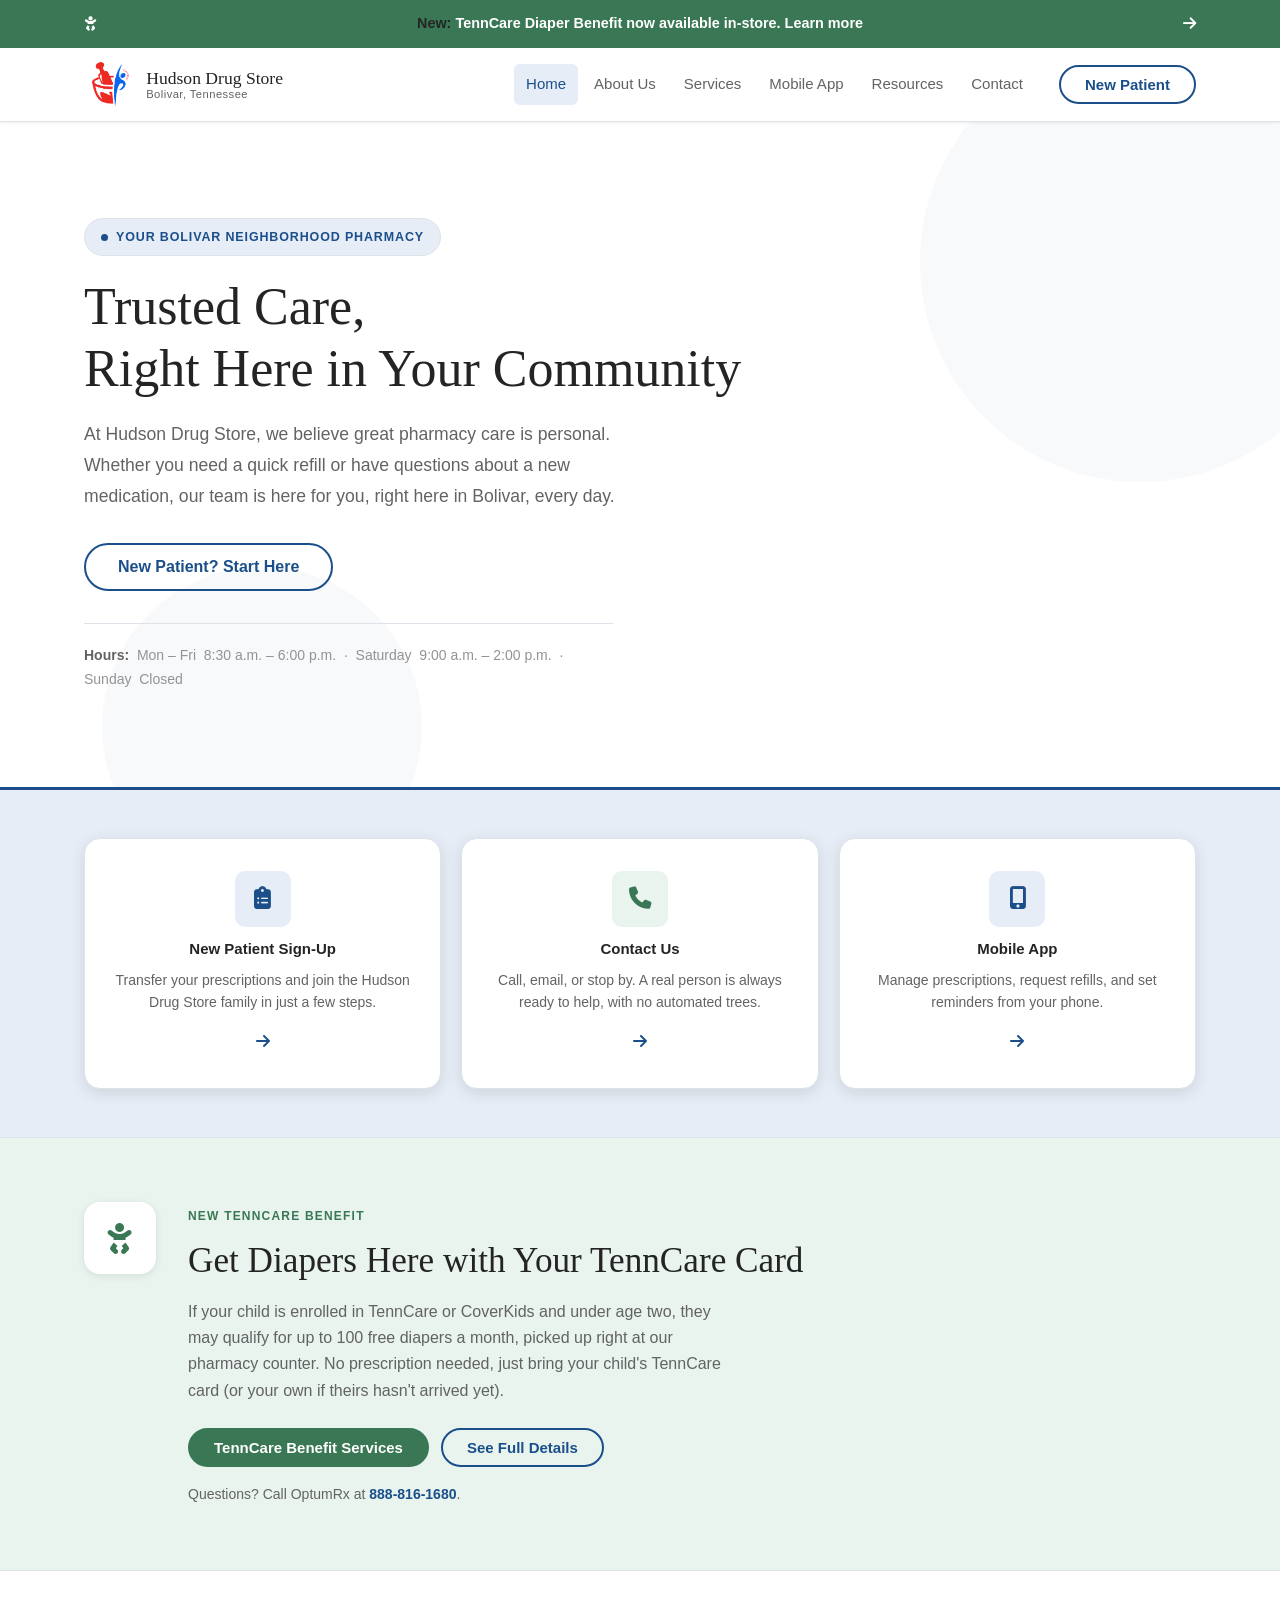
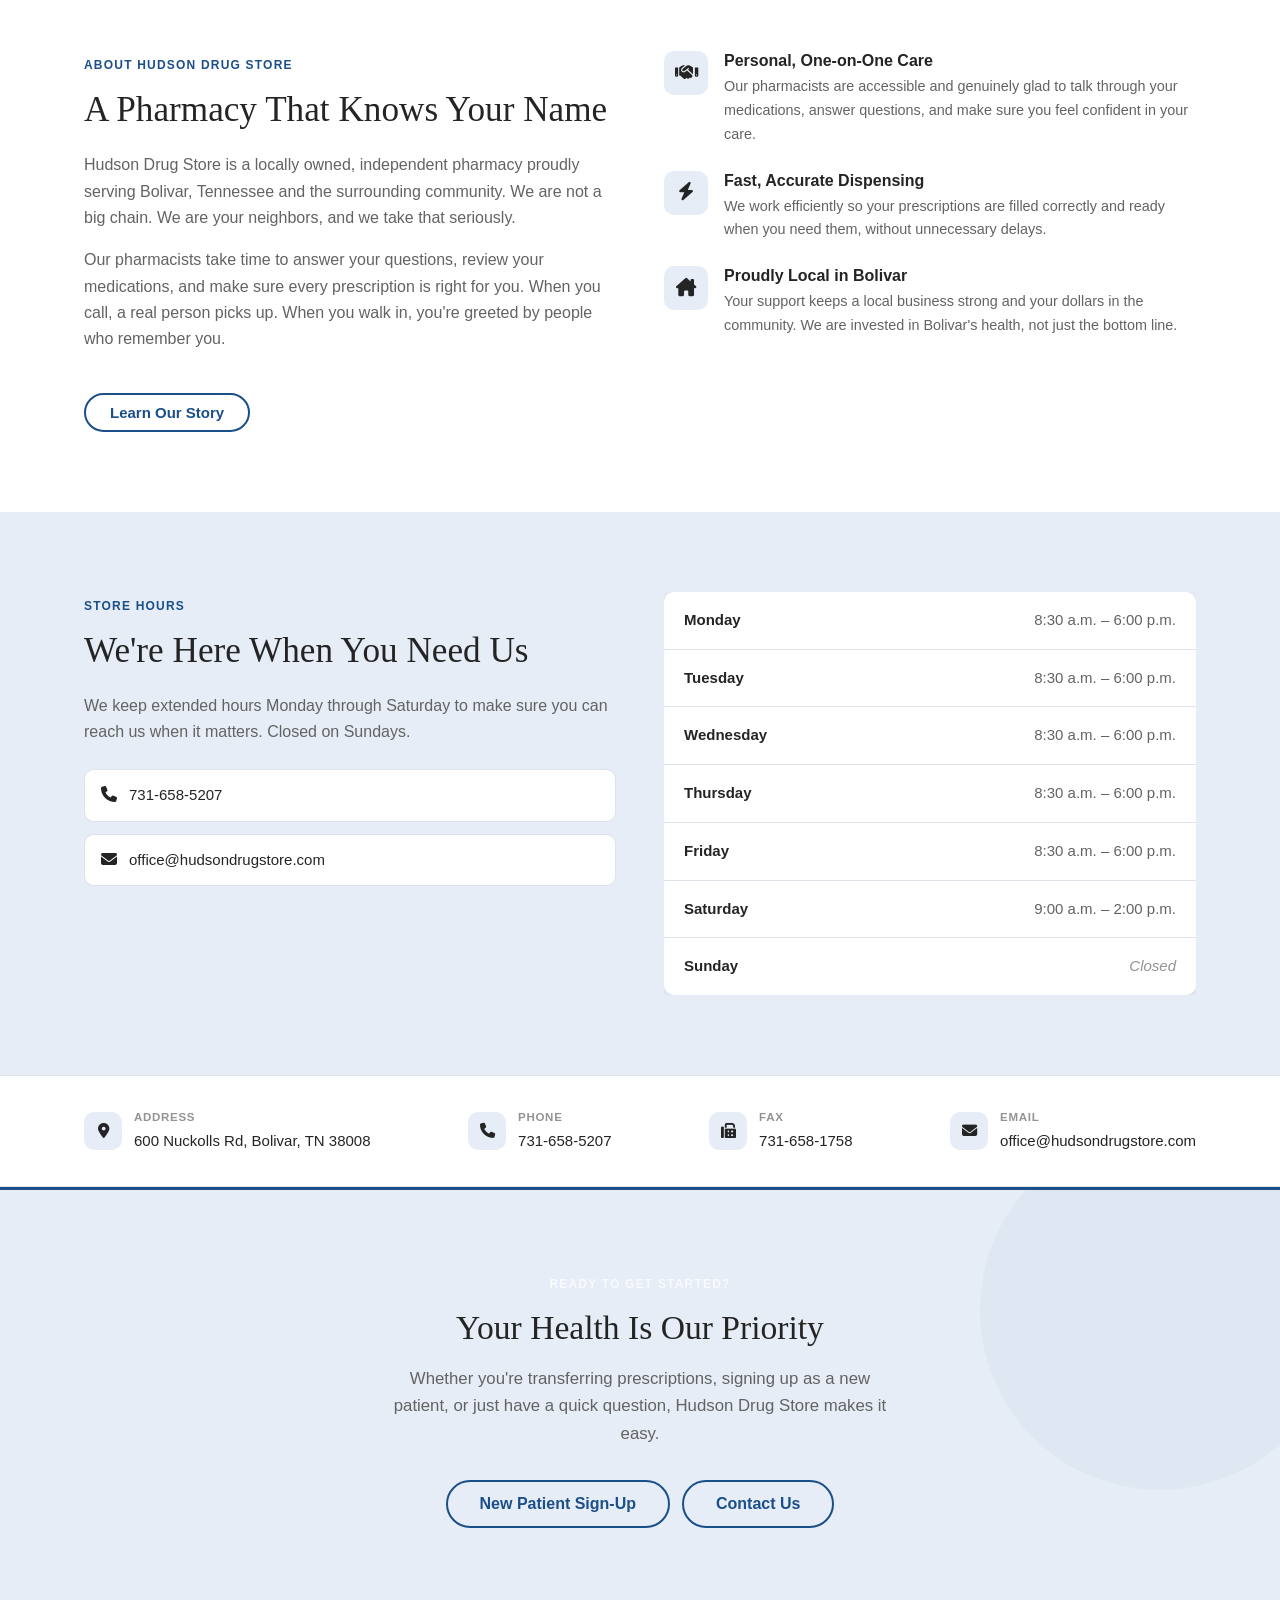
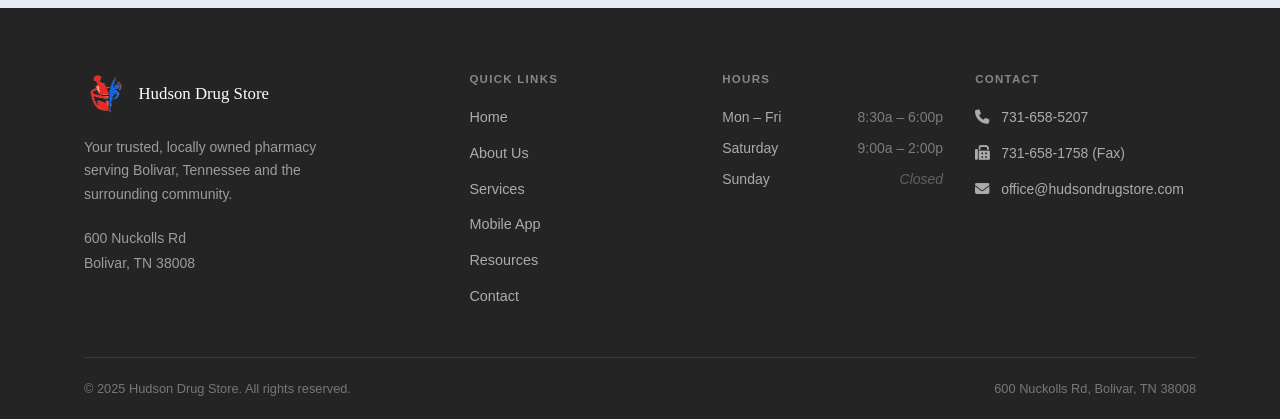
<file: index.html>
<!DOCTYPE html>
<html lang="en">
<head>
  <meta charset="UTF-8" />
  <meta name="viewport" content="width=device-width, initial-scale=1.0" />
  <meta name="description" content="Hudson Drug Store is your trusted, locally owned pharmacy in Bolivar, Tennessee. Prescription refills, medication counseling, immunizations, and more, from a team that knows you by name." />
  <title>Hudson Drug Store | Bolivar, TN</title>
  <link rel="stylesheet" href="styles.css" />
  <link rel="stylesheet" href="https://cdnjs.cloudflare.com/ajax/libs/font-awesome/6.5.1/css/all.min.css" />
</head>
<body>

  <!-- ============================================================
       ANNOUNCEMENT BAR
       ============================================================ -->
  <div class="announcement-bar">
    <a href="resources.html#tenncare-diaper-benefit" class="announcement-bar-inner container">
      <i class="fa-solid fa-baby" aria-hidden="true"></i>
      <span><strong>New:</strong> TennCare Diaper Benefit now available in-store. Learn more</span>
      <i class="fa-solid fa-arrow-right" aria-hidden="true"></i>
    </a>
  </div>
  <!-- END ANNOUNCEMENT BAR -->


  <!-- ============================================================
       SITE HEADER - repeated on every page
       ============================================================ -->
  <header class="site-header">
    <div class="container header-inner">

      <a href="index.html" class="logo" aria-label="Hudson Drug Store Home">
        <img src="assets/pharmacy-logo.png" alt="" class="logo-mark" />
        <div class="logo-text">
          <span class="logo-name">Hudson Drug Store</span>
          <span class="logo-tagline">Bolivar, Tennessee</span>
        </div>
      </a>

      <nav class="main-nav" id="main-nav" aria-label="Main navigation">
        <ul class="nav-list">
          <li><a href="index.html">Home</a></li>
          <li><a href="about.html">About Us</a></li>
          <li><a href="services.html">Services</a></li>
          <li><a href="mobile-app.html">Mobile App</a></li>
          <li><a href="resources.html">Resources</a></li>
          <li><a href="contact.html">Contact</a></li>
        </ul>
        <!-- These buttons are visible only in the mobile nav panel -->
        <div class="nav-mobile-actions">
          <a href="contact.html#new-patient-request" class="btn btn-outline btn-lg">New Patient Sign-Up</a>
        </div>
      </nav>

      <!-- Desktop action buttons -->
      <div class="header-actions">
        <a href="contact.html#new-patient-request" class="btn btn-outline">New Patient</a>
      </div>

      <button
        class="mobile-menu-toggle"
        id="mobile-menu-toggle"
        aria-controls="main-nav"
        aria-expanded="false"
        aria-label="Toggle navigation menu"
      >
        <span></span>
        <span></span>
        <span></span>
      </button>

    </div>
  </header>
  <!-- ============================================================
       END SITE HEADER
       ============================================================ -->


  <main>

    <!-- ────────────────────────────────────────────────────────
         HERO
         ──────────────────────────────────────────────────────── -->
    <section class="hero" aria-labelledby="hero-heading">
      <div class="container">
        <div class="hero-inner">

          <div class="hero-badge" aria-hidden="true">
            <span class="hero-badge-dot"></span>
            Your Bolivar Neighborhood Pharmacy
          </div>

          <h1 id="hero-heading">
            Trusted Care,<br>
            Right Here in Your Community
          </h1>

          <p class="hero-sub">
            At Hudson Drug Store, we believe great pharmacy care is personal.
            Whether you need a quick refill or have questions about a new
            medication, our team is here for you, right here in Bolivar,
            every day.
          </p>

          <div class="hero-actions">
            <a href="contact.html#new-patient-request" class="btn btn-outline btn-lg">New Patient? Start Here</a>
          </div>

          <p class="hero-note">
            <strong>Hours:</strong>&nbsp;
            Mon – Fri &nbsp;8:30 a.m. – 6:00 p.m.
            &nbsp;·&nbsp;
            Saturday &nbsp;9:00 a.m. – 2:00 p.m.
            &nbsp;·&nbsp;
            Sunday &nbsp;Closed
          </p>

        </div>
      </div>
    </section>
    <!-- END HERO -->


    <!-- ────────────────────────────────────────────────────────
         QUICK ACTION CARDS
         ──────────────────────────────────────────────────────── -->
    <section class="section section--sm section--alt" aria-label="Quick actions">
      <div class="container">
        <div class="action-cards">

          <a href="contact.html" class="action-card">
            <div class="action-card-icon action-card-icon--primary" aria-hidden="true"><i class="fa-solid fa-clipboard-list"></i></div>
            <h3>New Patient Sign-Up</h3>
            <p>Transfer your prescriptions and join the Hudson Drug Store family in just a few steps.</p>
            <span class="action-card-arrow" aria-hidden="true"><i class="fa-solid fa-arrow-right"></i></span>
          </a>

          <a href="contact.html" class="action-card">
            <div class="action-card-icon action-card-icon--green" aria-hidden="true"><i class="fa-solid fa-phone"></i></div>
            <h3>Contact Us</h3>
            <p>Call, email, or stop by. A real person is always ready to help, with no automated trees.</p>
            <span class="action-card-arrow" aria-hidden="true"><i class="fa-solid fa-arrow-right"></i></span>
          </a>

          <a href="mobile-app.html" class="action-card">
            <div class="action-card-icon action-card-icon--primary" aria-hidden="true"><i class="fa-solid fa-mobile-screen-button"></i></div>
            <h3>Mobile App</h3>
            <p>Manage prescriptions, request refills, and set reminders from your phone.</p>
            <span class="action-card-arrow" aria-hidden="true"><i class="fa-solid fa-arrow-right"></i></span>
          </a>

        </div>
      </div>
    </section>
    <!-- END QUICK ACTION CARDS -->


    <!-- ────────────────────────────────────────────────────────
         TENNCARE DIAPER BENEFIT CALLOUT
         ──────────────────────────────────────────────────────── -->
    <section class="benefit-callout" aria-labelledby="benefit-callout-heading">
      <div class="container benefit-callout-inner">

        <div class="benefit-callout-icon" aria-hidden="true"><i class="fa-solid fa-baby"></i></div>

        <div class="benefit-callout-body">
          <span class="section-label section-label--green">New TennCare Benefit</span>
          <h2 id="benefit-callout-heading">Get Diapers Here with Your TennCare Card</h2>
          <p>
            If your child is enrolled in TennCare or CoverKids and under age two, they may
            qualify for up to 100 free diapers a month, picked up right at our pharmacy
            counter. No prescription needed, just bring your child's TennCare card
            (or your own if theirs hasn't arrived yet).
          </p>
          <div class="benefit-callout-actions">
            <a
              href="https://www.tn.gov/tenncare/members-applicants/benefits-services/diapers.html"
              class="btn btn-green"
              target="_blank"
              rel="noopener"
            >
              TennCare Benefit Services
            </a>
            <a href="resources.html#tenncare-diaper-benefit" class="btn btn-outline">
              See Full Details
            </a>
          </div>
          <p class="benefit-callout-note">
            Questions? Call OptumRx at <a href="tel:8888161680">888-816-1680</a>.
          </p>
        </div>

      </div>
    </section>
    <!-- END TENNCARE DIAPER BENEFIT CALLOUT -->


    <!-- ────────────────────────────────────────────────────────
         WELCOME / TRUST SECTION
         ──────────────────────────────────────────────────────── -->
    <section class="section section--white" aria-labelledby="welcome-heading">
      <div class="container">
        <div class="welcome-grid">

          <div class="welcome-text">
            <span class="section-label">About Hudson Drug Store</span>
            <h2 id="welcome-heading">A Pharmacy That Knows Your Name</h2>
            <p>
              Hudson Drug Store is a locally owned, independent pharmacy proudly serving
              Bolivar, Tennessee and the surrounding community. We are not a big chain.
              We are your neighbors, and we take that seriously.
            </p>
            <p>
              Our pharmacists take time to answer your questions, review your medications,
              and make sure every prescription is right for you. When you call, a real person
              picks up. When you walk in, you're greeted by people who remember you.
            </p>
            <a href="about.html" class="btn btn-outline mt-6">Learn Our Story</a>
          </div>

          <div class="trust-points">

            <div class="trust-point">
              <div class="trust-point-icon" aria-hidden="true"><i class="fa-solid fa-handshake"></i></div>
              <div class="trust-point-body">
                <h4>Personal, One-on-One Care</h4>
                <p>Our pharmacists are accessible and genuinely glad to talk through your medications, answer questions, and make sure you feel confident in your care.</p>
              </div>
            </div>

            <div class="trust-point">
              <div class="trust-point-icon" aria-hidden="true"><i class="fa-solid fa-bolt"></i></div>
              <div class="trust-point-body">
                <h4>Fast, Accurate Dispensing</h4>
                <p>We work efficiently so your prescriptions are filled correctly and ready when you need them, without unnecessary delays.</p>
              </div>
            </div>

            <div class="trust-point">
              <div class="trust-point-icon" aria-hidden="true"><i class="fa-solid fa-house-chimney"></i></div>
              <div class="trust-point-body">
                <h4>Proudly Local in Bolivar</h4>
                <p>Your support keeps a local business strong and your dollars in the community. We are invested in Bolivar's health, not just the bottom line.</p>
              </div>
            </div>

          </div>

        </div>
      </div>
    </section>
    <!-- END WELCOME / TRUST SECTION -->


    <!-- ────────────────────────────────────────────────────────
         HOURS SECTION
         ──────────────────────────────────────────────────────── -->
    <section class="section section--alt" aria-labelledby="hours-heading">
      <div class="container">
        <div class="hours-grid">

          <div class="hours-info">
            <span class="section-label">Store Hours</span>
            <h2 id="hours-heading">We're Here When You Need Us</h2>
            <p>
              We keep extended hours Monday through Saturday to make sure you can reach us
              when it matters. Closed on Sundays.
            </p>
            <div class="hours-contact-links">
              <a href="tel:7316585207" class="hours-contact-link">
                <span aria-hidden="true"><i class="fa-solid fa-phone"></i></span>
                731-658-5207
              </a>
              <a href="mailto:office@hudsondrugstore.com" class="hours-contact-link">
                <span aria-hidden="true"><i class="fa-solid fa-envelope"></i></span>
                office@hudsondrugstore.com
              </a>
            </div>
          </div>

          <div class="hours-table-wrap">
            <table class="hours-table" aria-label="Pharmacy hours of operation">
              <tbody>
                <tr>
                  <td>Monday</td>
                  <td>8:30 a.m. – 6:00 p.m.</td>
                </tr>
                <tr>
                  <td>Tuesday</td>
                  <td>8:30 a.m. – 6:00 p.m.</td>
                </tr>
                <tr>
                  <td>Wednesday</td>
                  <td>8:30 a.m. – 6:00 p.m.</td>
                </tr>
                <tr>
                  <td>Thursday</td>
                  <td>8:30 a.m. – 6:00 p.m.</td>
                </tr>
                <tr>
                  <td>Friday</td>
                  <td>8:30 a.m. – 6:00 p.m.</td>
                </tr>
                <tr>
                  <td>Saturday</td>
                  <td>9:00 a.m. – 2:00 p.m.</td>
                </tr>
                <tr>
                  <td>Sunday</td>
                  <td class="hours-closed">Closed</td>
                </tr>
              </tbody>
            </table>
          </div>

        </div>
      </div>
    </section>
    <!-- END HOURS SECTION -->


    <!-- ────────────────────────────────────────────────────────
         CONTACT STRIP
         ──────────────────────────────────────────────────────── -->
    <div class="contact-strip" aria-label="Contact information summary">
      <div class="container">
        <div class="contact-strip-inner">

          <div class="contact-strip-item">
            <div class="contact-strip-icon" aria-hidden="true"><i class="fa-solid fa-location-dot"></i></div>
            <div>
              <strong>Address</strong>
              <span>600 Nuckolls Rd, Bolivar, TN 38008</span>
            </div>
          </div>

          <div class="contact-strip-item">
            <div class="contact-strip-icon" aria-hidden="true"><i class="fa-solid fa-phone"></i></div>
            <div>
              <strong>Phone</strong>
              <a href="tel:7316585207">731-658-5207</a>
            </div>
          </div>

          <div class="contact-strip-item">
            <div class="contact-strip-icon" aria-hidden="true"><i class="fa-solid fa-fax"></i></div>
            <div>
              <strong>Fax</strong>
              <span>731-658-1758</span>
            </div>
          </div>

          <div class="contact-strip-item">
            <div class="contact-strip-icon" aria-hidden="true"><i class="fa-solid fa-envelope"></i></div>
            <div>
              <strong>Email</strong>
              <a href="mailto:office@hudsondrugstore.com">office@hudsondrugstore.com</a>
            </div>
          </div>

        </div>
      </div>
    </div>
    <!-- END CONTACT STRIP -->


    <!-- ────────────────────────────────────────────────────────
         CTA STRIP
         ──────────────────────────────────────────────────────── -->
    <section class="cta-strip" aria-labelledby="cta-heading">
      <div class="container">
        <span class="section-label section-label--light">Ready to Get Started?</span>
        <h2 id="cta-heading">Your Health Is Our Priority</h2>
        <p>
          Whether you're transferring prescriptions, signing up as a new patient, or just
          have a quick question, Hudson Drug Store makes it easy.
        </p>
        <div class="btn-group">
          <a href="contact.html#new-patient-request" class="btn btn-outline btn-lg">New Patient Sign-Up</a>
          <a href="contact.html" class="btn btn-outline btn-lg">Contact Us</a>
        </div>
      </div>
    </section>
    <!-- END CTA STRIP -->

  </main>


  <!-- ============================================================
       SITE FOOTER - repeated on every page
       ============================================================ -->
  <footer class="site-footer" aria-label="Site footer">
    <div class="container">
      <div class="footer-grid">

        <div class="footer-col">
          <a href="index.html" class="footer-logo" aria-label="Hudson Drug Store Home">
            <img src="assets/pharmacy-logo.png" alt="" class="footer-logo-mark" />
            <span class="footer-logo-name">Hudson Drug Store</span>
          </a>
          <p class="footer-tagline">
            Your trusted, locally owned pharmacy serving Bolivar, Tennessee
            and the surrounding community.
          </p>
          <address class="footer-address">
            600 Nuckolls Rd<br>
            Bolivar, TN 38008
          </address>
        </div>

        <div class="footer-col">
          <h4>Quick Links</h4>
          <nav class="footer-links" aria-label="Footer navigation">
            <a href="index.html">Home</a>
            <a href="about.html">About Us</a>
            <a href="services.html">Services</a>
            <a href="mobile-app.html">Mobile App</a>
            <a href="resources.html">Resources</a>
            <a href="contact.html">Contact</a>
          </nav>
        </div>

        <div class="footer-col">
          <h4>Hours</h4>
          <div class="footer-hours">
            <div class="footer-hours-row">
              <span>Mon – Fri</span>
              <span>8:30a – 6:00p</span>
            </div>
            <div class="footer-hours-row">
              <span>Saturday</span>
              <span>9:00a – 2:00p</span>
            </div>
            <div class="footer-hours-row">
              <span>Sunday</span>
              <span class="closed">Closed</span>
            </div>
          </div>
        </div>

        <div class="footer-col">
          <h4>Contact</h4>
          <div class="footer-contact-links">
            <a href="tel:7316585207" class="footer-contact-link">
              <span aria-hidden="true"><i class="fa-solid fa-phone"></i></span> 731-658-5207
            </a>
            <a href="tel:7316581758" class="footer-contact-link">
              <span aria-hidden="true"><i class="fa-solid fa-fax"></i></span> 731-658-1758 (Fax)
            </a>
            <a href="mailto:office@hudsondrugstore.com" class="footer-contact-link">
              <span aria-hidden="true"><i class="fa-solid fa-envelope"></i></span> office@hudsondrugstore.com
            </a>
          </div>
        </div>

      </div>

      <div class="footer-bottom">
        <span>&copy; 2025 Hudson Drug Store. All rights reserved.</span>
        <span>600 Nuckolls Rd, Bolivar, TN 38008</span>
      </div>
    </div>
  </footer>
  <!-- ============================================================
       END SITE FOOTER
       ============================================================ -->


  <script src="script.js"></script>
</body>
</html>
</file>
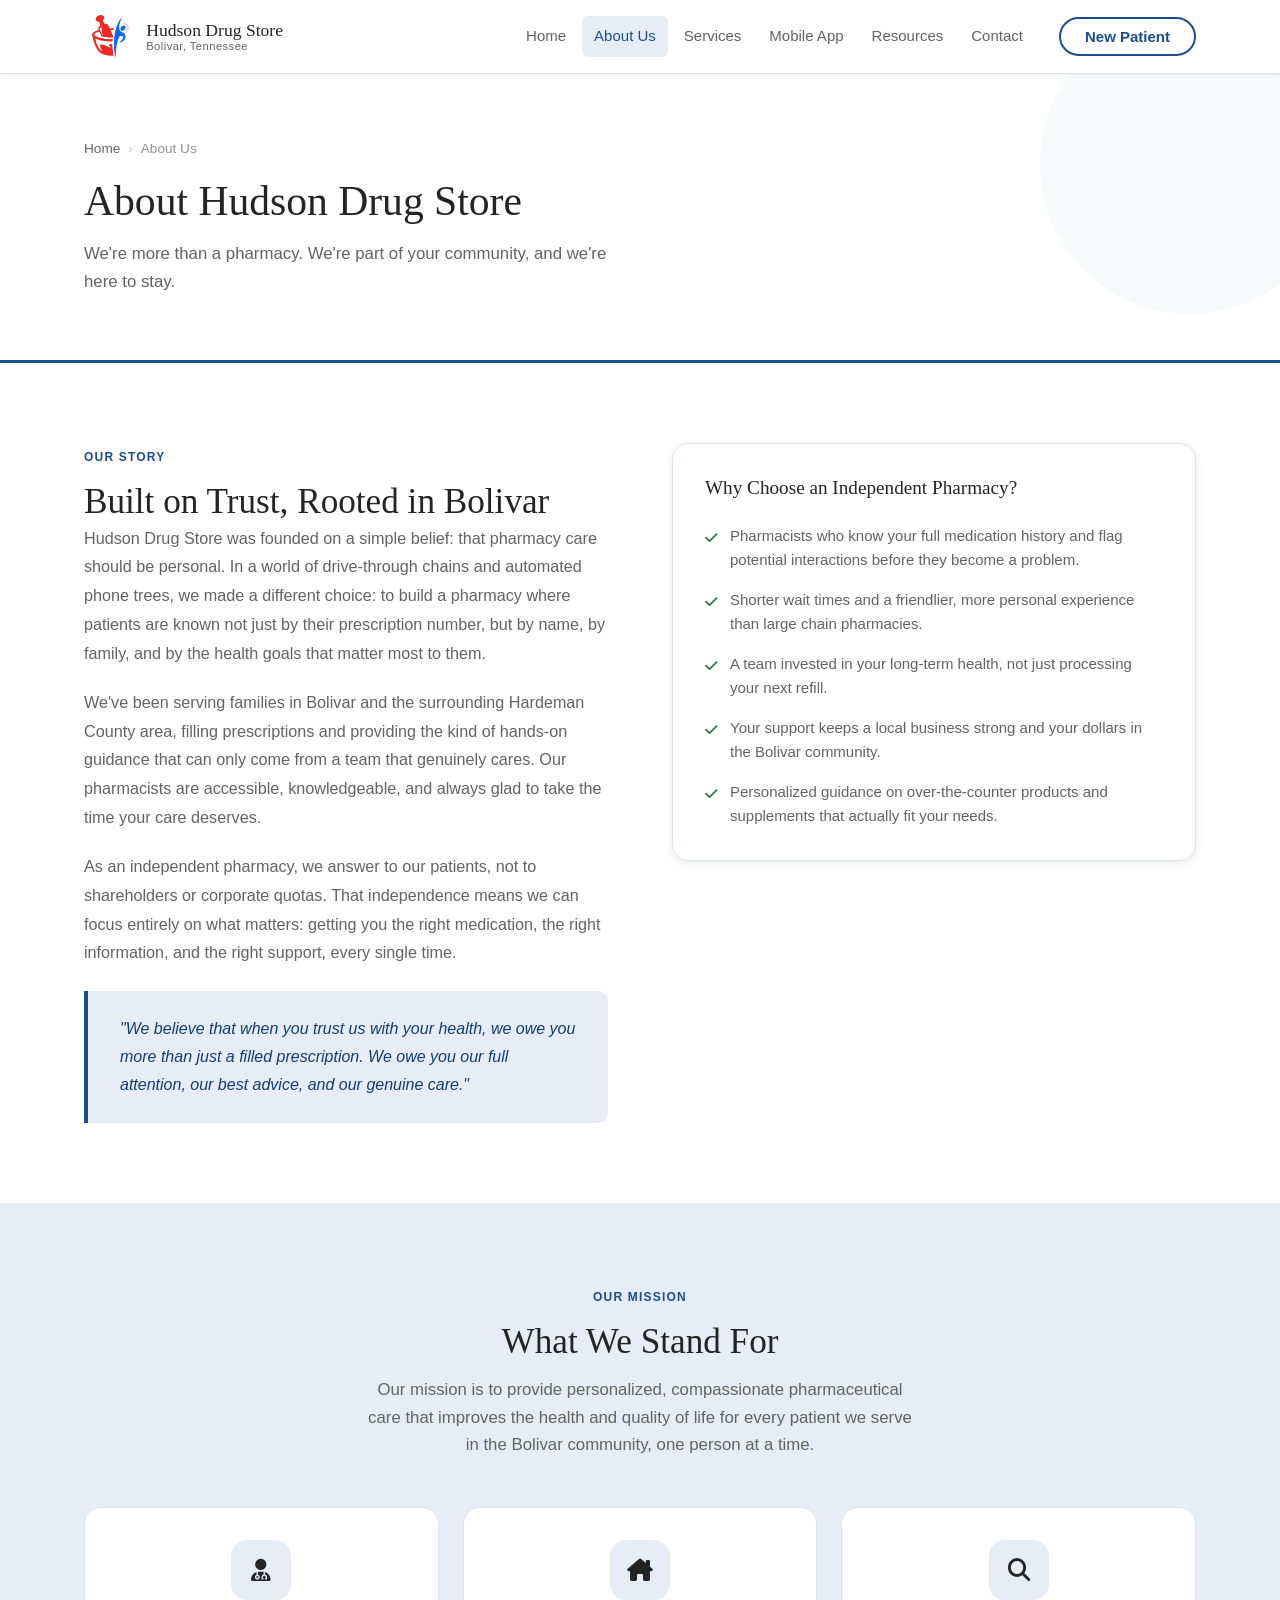
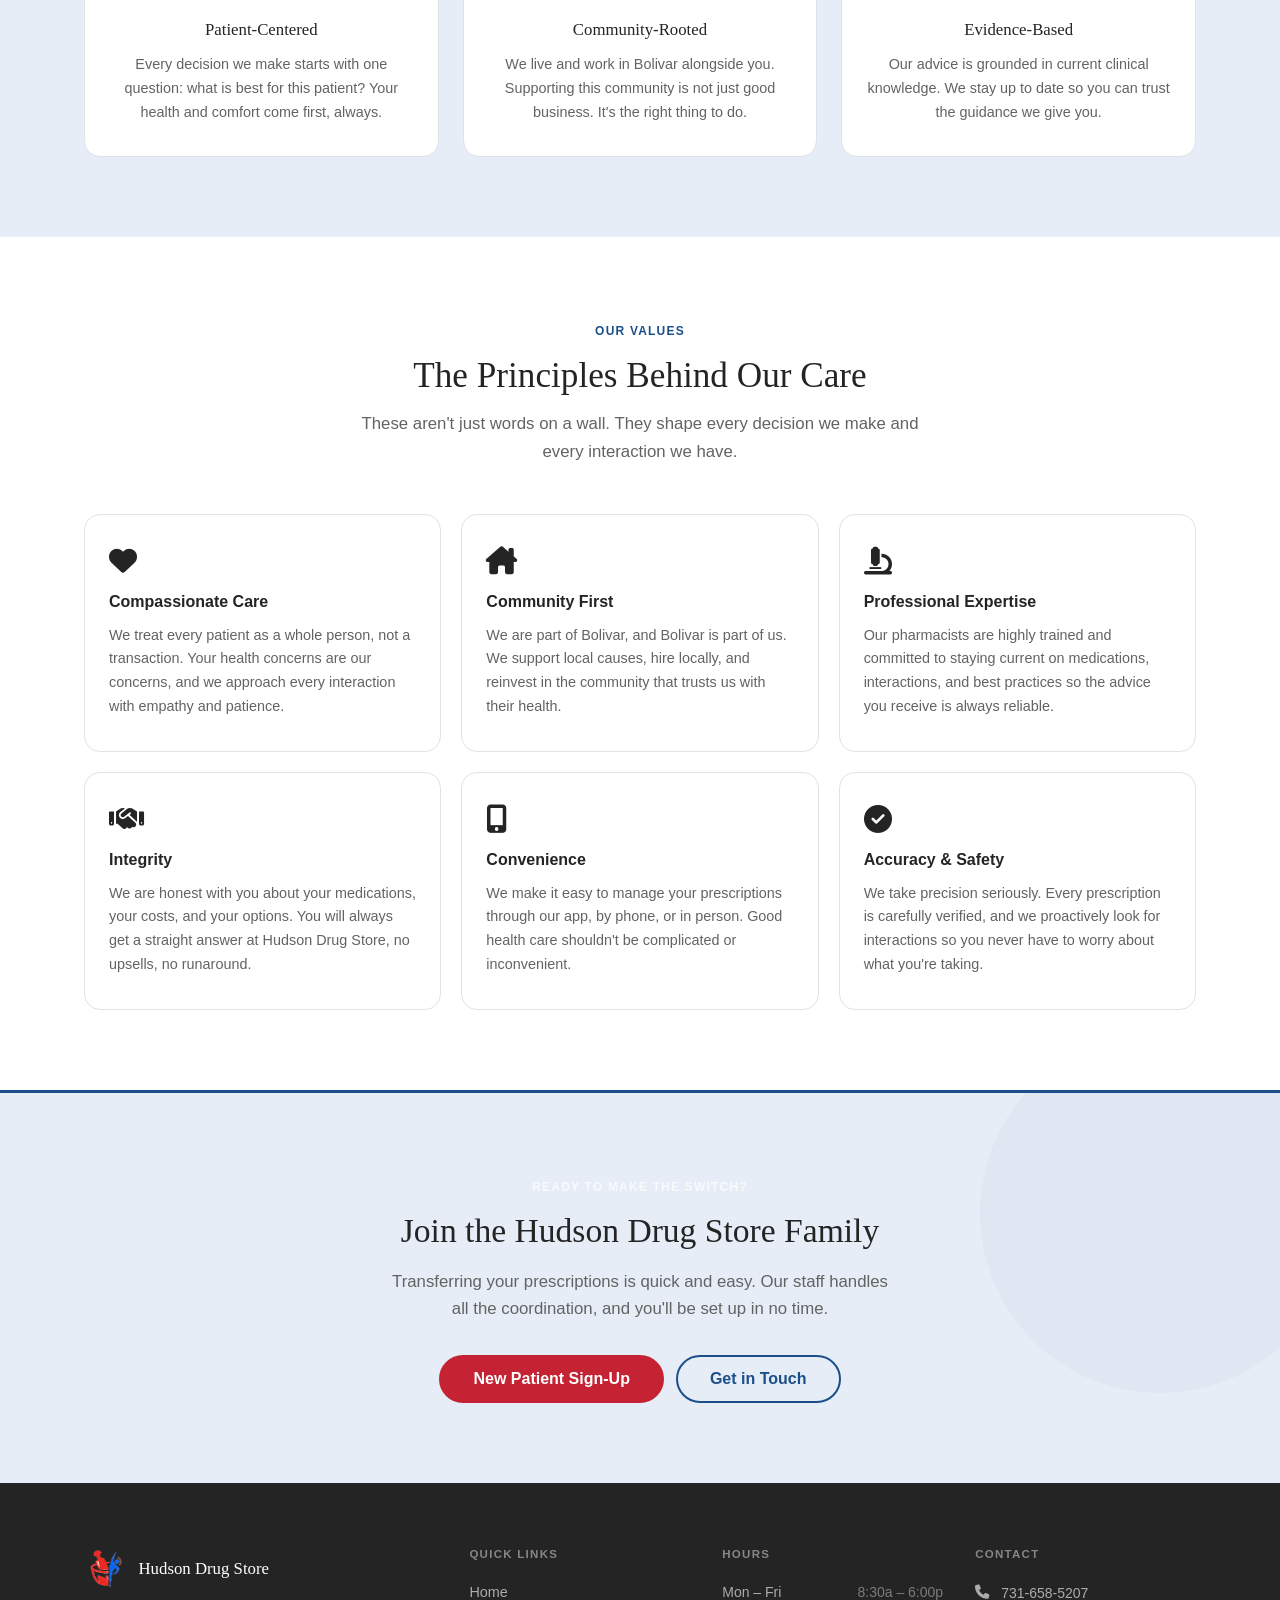
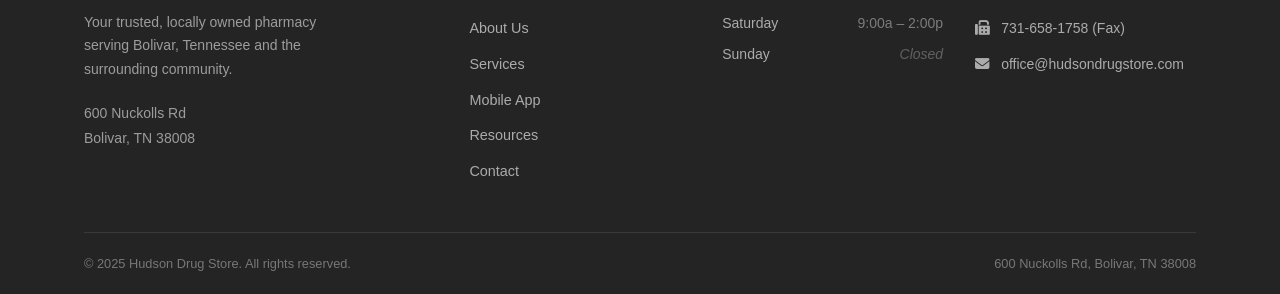
<file: about.html>
<!DOCTYPE html>
<html lang="en">
<head>
  <meta charset="UTF-8" />
  <meta name="viewport" content="width=device-width, initial-scale=1.0" />
  <meta name="description" content="Learn about Hudson Drug Store, a locally owned, community-focused pharmacy in Bolivar, Tennessee. Our story, mission, and core values." />
  <title>About Us | Hudson Drug Store</title>
  <link rel="stylesheet" href="styles.css" />
  <link rel="stylesheet" href="https://cdnjs.cloudflare.com/ajax/libs/font-awesome/6.5.1/css/all.min.css" />
</head>
<body>

  <!-- ============================================================
       SITE HEADER
       ============================================================ -->
  <header class="site-header">
    <div class="container header-inner">

      <a href="index.html" class="logo" aria-label="Hudson Drug Store Home">
        <img src="assets/pharmacy-logo.png" alt="" class="logo-mark" />
        <div class="logo-text">
          <span class="logo-name">Hudson Drug Store</span>
          <span class="logo-tagline">Bolivar, Tennessee</span>
        </div>
      </a>

      <nav class="main-nav" id="main-nav" aria-label="Main navigation">
        <ul class="nav-list">
          <li><a href="index.html">Home</a></li>
          <li><a href="about.html">About Us</a></li>
          <li><a href="services.html">Services</a></li>
          <li><a href="mobile-app.html">Mobile App</a></li>
          <li><a href="resources.html">Resources</a></li>
          <li><a href="contact.html">Contact</a></li>
        </ul>
        <div class="nav-mobile-actions">
          <a href="contact.html#new-patient-request" class="btn btn-outline btn-lg">New Patient Sign-Up</a>
        </div>
      </nav>

      <div class="header-actions">
        <a href="contact.html#new-patient-request" class="btn btn-outline">New Patient</a>
      </div>

      <button
        class="mobile-menu-toggle"
        id="mobile-menu-toggle"
        aria-controls="main-nav"
        aria-expanded="false"
        aria-label="Toggle navigation menu"
      >
        <span></span>
        <span></span>
        <span></span>
      </button>

    </div>
  </header>
  <!-- END SITE HEADER -->


  <main>

    <!-- ────────────────────────────────────────────────────────
         PAGE HERO
         ──────────────────────────────────────────────────────── -->
    <section class="page-hero" aria-labelledby="page-title">
      <div class="container page-hero-inner">
        <nav class="breadcrumb" aria-label="Breadcrumb">
          <a href="index.html">Home</a>
          <span class="breadcrumb-sep" aria-hidden="true">›</span>
          <span aria-current="page">About Us</span>
        </nav>
        <h1 id="page-title">About Hudson Drug Store</h1>
        <p>We're more than a pharmacy. We're part of your community, and we're here to stay.</p>
      </div>
    </section>
    <!-- END PAGE HERO -->


    <!-- ────────────────────────────────────────────────────────
         OUR STORY
         ──────────────────────────────────────────────────────── -->
    <section class="section section--white" aria-labelledby="story-heading">
      <div class="container">
        <div class="story-grid">

          <div class="prose">
            <span class="section-label">Our Story</span>
            <h2 id="story-heading">Built on Trust, Rooted in Bolivar</h2>
            <p>
              Hudson Drug Store was founded on a simple belief: that pharmacy care should be
              personal. In a world of drive-through chains and automated phone trees, we made
              a different choice: to build a pharmacy where patients are known not just by their
              prescription number, but by name, by family, and by the health goals that matter most
              to them.
            </p>
            <p>
              We've been serving families in Bolivar and the surrounding Hardeman County area,
              filling prescriptions and providing the kind of hands-on guidance that can only come
              from a team that genuinely cares. Our pharmacists are accessible, knowledgeable, and
              always glad to take the time your care deserves.
            </p>
            <p>
              As an independent pharmacy, we answer to our patients, not to shareholders or
              corporate quotas. That independence means we can focus entirely on what matters:
              getting you the right medication, the right information, and the right support,
              every single time.
            </p>

            <div class="story-callout">
              <p>
                "We believe that when you trust us with your health, we owe you more than just
                a filled prescription. We owe you our full attention, our best advice, and our
                genuine care."
              </p>
            </div>
          </div>

          <div>
            <div class="story-aside">
              <h3>Why Choose an Independent Pharmacy?</h3>
              <ul class="aside-list">
                <li class="aside-list-item">Pharmacists who know your full medication history and flag potential interactions before they become a problem.</li>
                <li class="aside-list-item">Shorter wait times and a friendlier, more personal experience than large chain pharmacies.</li>
                <li class="aside-list-item">A team invested in your long-term health, not just processing your next refill.</li>
                <li class="aside-list-item">Your support keeps a local business strong and your dollars in the Bolivar community.</li>
                <li class="aside-list-item">Personalized guidance on over-the-counter products and supplements that actually fit your needs.</li>
              </ul>
            </div>
          </div>

        </div>
      </div>
    </section>
    <!-- END OUR STORY -->


    <!-- ────────────────────────────────────────────────────────
         MISSION
         ──────────────────────────────────────────────────────── -->
    <section class="section section--alt" aria-labelledby="mission-heading">
      <div class="container">
        <div class="section-header section-header--center">
          <span class="section-label">Our Mission</span>
          <h2 id="mission-heading">What We Stand For</h2>
          <p>
            Our mission is to provide personalized, compassionate pharmaceutical care
            that improves the health and quality of life for every patient we serve in
            the Bolivar community, one person at a time.
          </p>
        </div>

        <div class="grid-3">

          <div class="feature-card">
            <div class="feature-card-icon" aria-hidden="true"><i class="fa-solid fa-user-doctor"></i></div>
            <h3>Patient-Centered</h3>
            <p>
              Every decision we make starts with one question: what is best for this
              patient? Your health and comfort come first, always.
            </p>
          </div>

          <div class="feature-card">
            <div class="feature-card-icon" aria-hidden="true"><i class="fa-solid fa-house-chimney"></i></div>
            <h3>Community-Rooted</h3>
            <p>
              We live and work in Bolivar alongside you. Supporting this community
              is not just good business. It's the right thing to do.
            </p>
          </div>

          <div class="feature-card">
            <div class="feature-card-icon" aria-hidden="true"><i class="fa-solid fa-magnifying-glass"></i></div>
            <h3>Evidence-Based</h3>
            <p>
              Our advice is grounded in current clinical knowledge. We stay up to date
              so you can trust the guidance we give you.
            </p>
          </div>

        </div>
      </div>
    </section>
    <!-- END MISSION -->


    <!-- ────────────────────────────────────────────────────────
         VALUES
         ──────────────────────────────────────────────────────── -->
    <section class="section section--white" aria-labelledby="values-heading">
      <div class="container">
        <div class="section-header section-header--center">
          <span class="section-label">Our Values</span>
          <h2 id="values-heading">The Principles Behind Our Care</h2>
          <p>These aren't just words on a wall. They shape every decision we make and every interaction we have.</p>
        </div>

        <div class="value-cards">

          <div class="value-card">
            <span class="value-card-icon" aria-hidden="true"><i class="fa-solid fa-heart"></i></span>
            <h3>Compassionate Care</h3>
            <p>We treat every patient as a whole person, not a transaction. Your health concerns are our concerns, and we approach every interaction with empathy and patience.</p>
          </div>

          <div class="value-card">
            <span class="value-card-icon" aria-hidden="true"><i class="fa-solid fa-house-chimney"></i></span>
            <h3>Community First</h3>
            <p>We are part of Bolivar, and Bolivar is part of us. We support local causes, hire locally, and reinvest in the community that trusts us with their health.</p>
          </div>

          <div class="value-card">
            <span class="value-card-icon" aria-hidden="true"><i class="fa-solid fa-microscope"></i></span>
            <h3>Professional Expertise</h3>
            <p>Our pharmacists are highly trained and committed to staying current on medications, interactions, and best practices so the advice you receive is always reliable.</p>
          </div>

          <div class="value-card">
            <span class="value-card-icon" aria-hidden="true"><i class="fa-solid fa-handshake"></i></span>
            <h3>Integrity</h3>
            <p>We are honest with you about your medications, your costs, and your options. You will always get a straight answer at Hudson Drug Store, no upsells, no runaround.</p>
          </div>

          <div class="value-card">
            <span class="value-card-icon" aria-hidden="true"><i class="fa-solid fa-mobile-screen-button"></i></span>
            <h3>Convenience</h3>
            <p>We make it easy to manage your prescriptions through our app, by phone, or in person. Good health care shouldn't be complicated or inconvenient.</p>
          </div>

          <div class="value-card">
            <span class="value-card-icon" aria-hidden="true"><i class="fa-solid fa-circle-check"></i></span>
            <h3>Accuracy & Safety</h3>
            <p>We take precision seriously. Every prescription is carefully verified, and we proactively look for interactions so you never have to worry about what you're taking.</p>
          </div>

        </div>
      </div>
    </section>
    <!-- END VALUES -->


    <!-- ────────────────────────────────────────────────────────
         CTA STRIP
         ──────────────────────────────────────────────────────── -->
    <section class="cta-strip" aria-labelledby="about-cta-heading">
      <div class="container">
        <span class="section-label section-label--light">Ready to Make the Switch?</span>
        <h2 id="about-cta-heading">Join the Hudson Drug Store Family</h2>
        <p>
          Transferring your prescriptions is quick and easy. Our staff handles all the
          coordination, and you'll be set up in no time.
        </p>
        <div class="btn-group">
          <a href="contact.html#new-patient-request" class="btn btn-accent btn-lg">New Patient Sign-Up</a>
          <a href="contact.html" class="btn btn-outline btn-lg">Get in Touch</a>
        </div>
      </div>
    </section>
    <!-- END CTA STRIP -->

  </main>


  <!-- ============================================================
       SITE FOOTER
       ============================================================ -->
  <footer class="site-footer" aria-label="Site footer">
    <div class="container">
      <div class="footer-grid">

        <div class="footer-col">
          <a href="index.html" class="footer-logo" aria-label="Hudson Drug Store Home">
            <img src="assets/pharmacy-logo.png" alt="" class="footer-logo-mark" />
            <span class="footer-logo-name">Hudson Drug Store</span>
          </a>
          <p class="footer-tagline">
            Your trusted, locally owned pharmacy serving Bolivar, Tennessee
            and the surrounding community.
          </p>
          <address class="footer-address">
            600 Nuckolls Rd<br>
            Bolivar, TN 38008
          </address>
        </div>

        <div class="footer-col">
          <h4>Quick Links</h4>
          <nav class="footer-links" aria-label="Footer navigation">
            <a href="index.html">Home</a>
            <a href="about.html">About Us</a>
            <a href="services.html">Services</a>
            <a href="mobile-app.html">Mobile App</a>
            <a href="resources.html">Resources</a>
            <a href="contact.html">Contact</a>
          </nav>
        </div>

        <div class="footer-col">
          <h4>Hours</h4>
          <div class="footer-hours">
            <div class="footer-hours-row">
              <span>Mon – Fri</span>
              <span>8:30a – 6:00p</span>
            </div>
            <div class="footer-hours-row">
              <span>Saturday</span>
              <span>9:00a – 2:00p</span>
            </div>
            <div class="footer-hours-row">
              <span>Sunday</span>
              <span class="closed">Closed</span>
            </div>
          </div>
        </div>

        <div class="footer-col">
          <h4>Contact</h4>
          <div class="footer-contact-links">
            <a href="tel:7316585207" class="footer-contact-link">
              <span aria-hidden="true"><i class="fa-solid fa-phone"></i></span> 731-658-5207
            </a>
            <a href="tel:7316581758" class="footer-contact-link">
              <span aria-hidden="true"><i class="fa-solid fa-fax"></i></span> 731-658-1758 (Fax)
            </a>
            <a href="mailto:office@hudsondrugstore.com" class="footer-contact-link">
              <span aria-hidden="true"><i class="fa-solid fa-envelope"></i></span> office@hudsondrugstore.com
            </a>
          </div>
        </div>

      </div>

      <div class="footer-bottom">
        <span>&copy; 2025 Hudson Drug Store. All rights reserved.</span>
        <span>600 Nuckolls Rd, Bolivar, TN 38008</span>
      </div>
    </div>
  </footer>
  <!-- END SITE FOOTER -->


  <script src="script.js"></script>
</body>
</html>
</file>
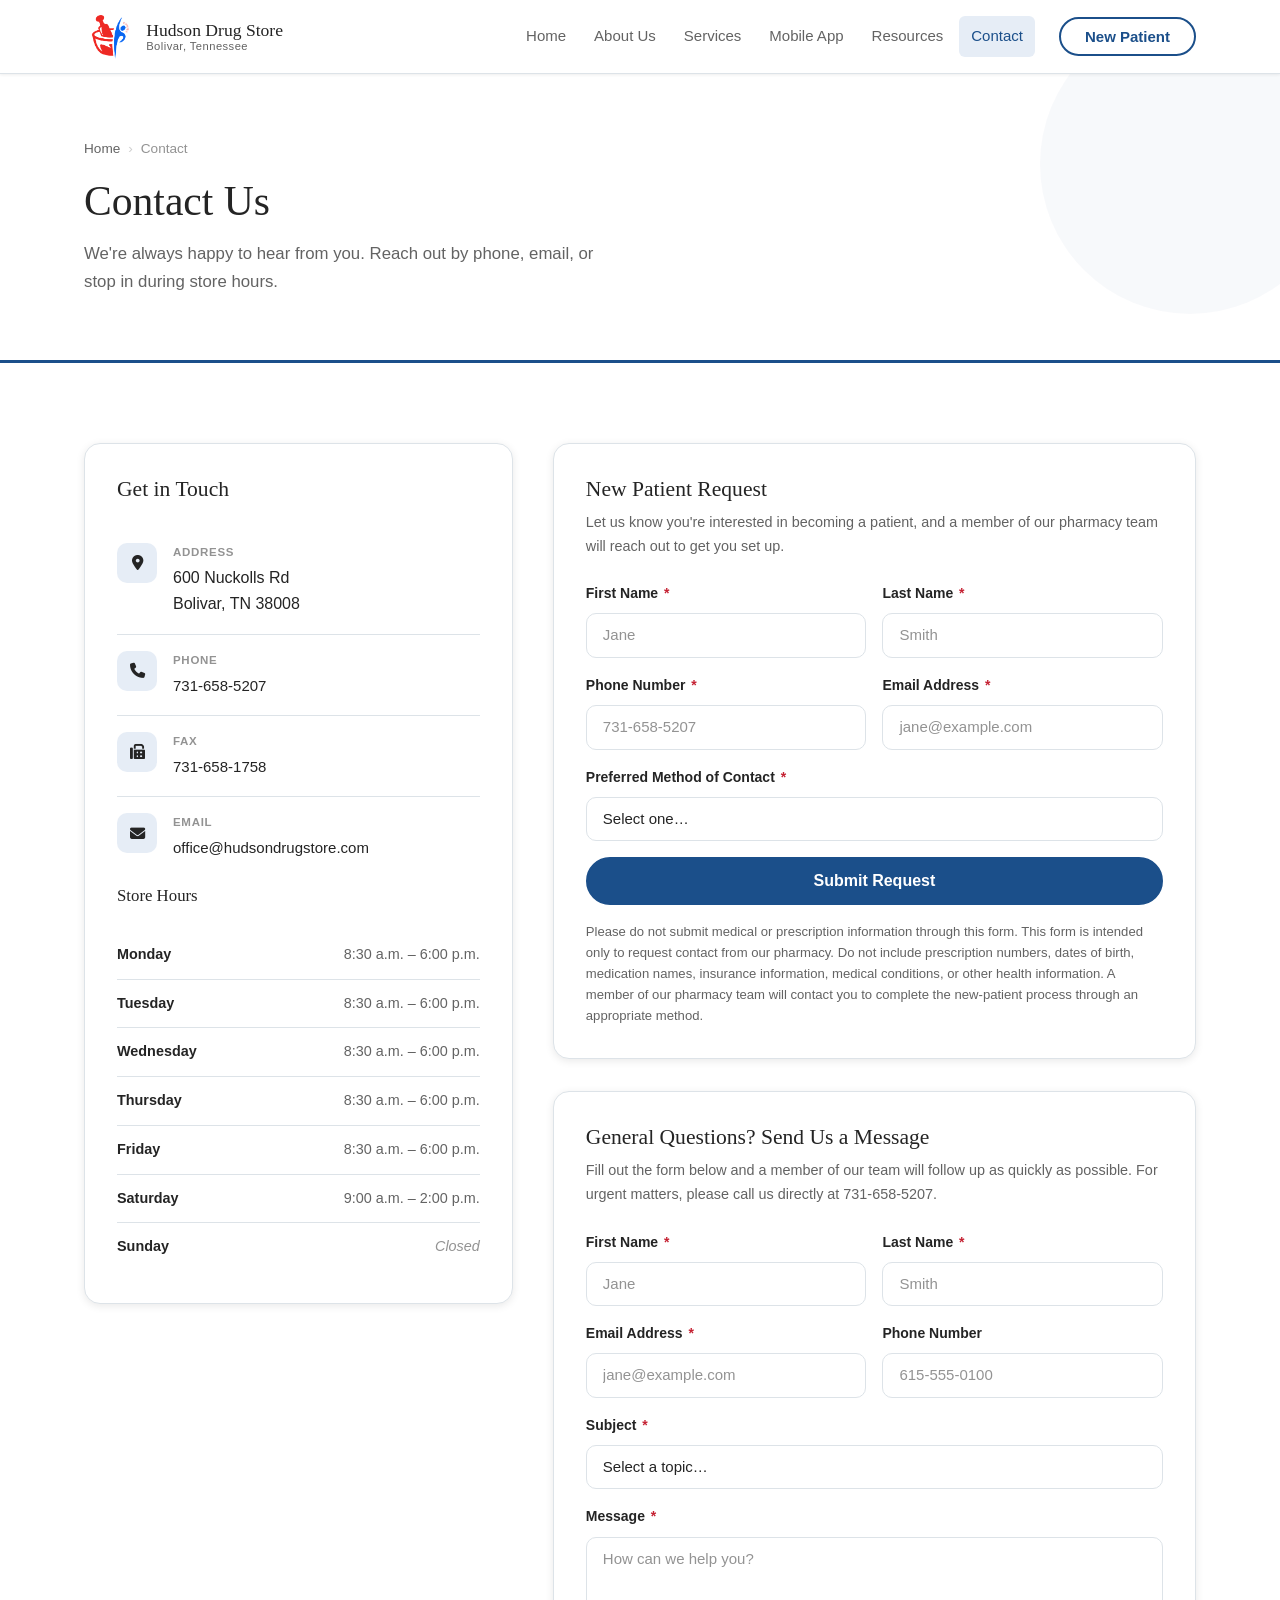
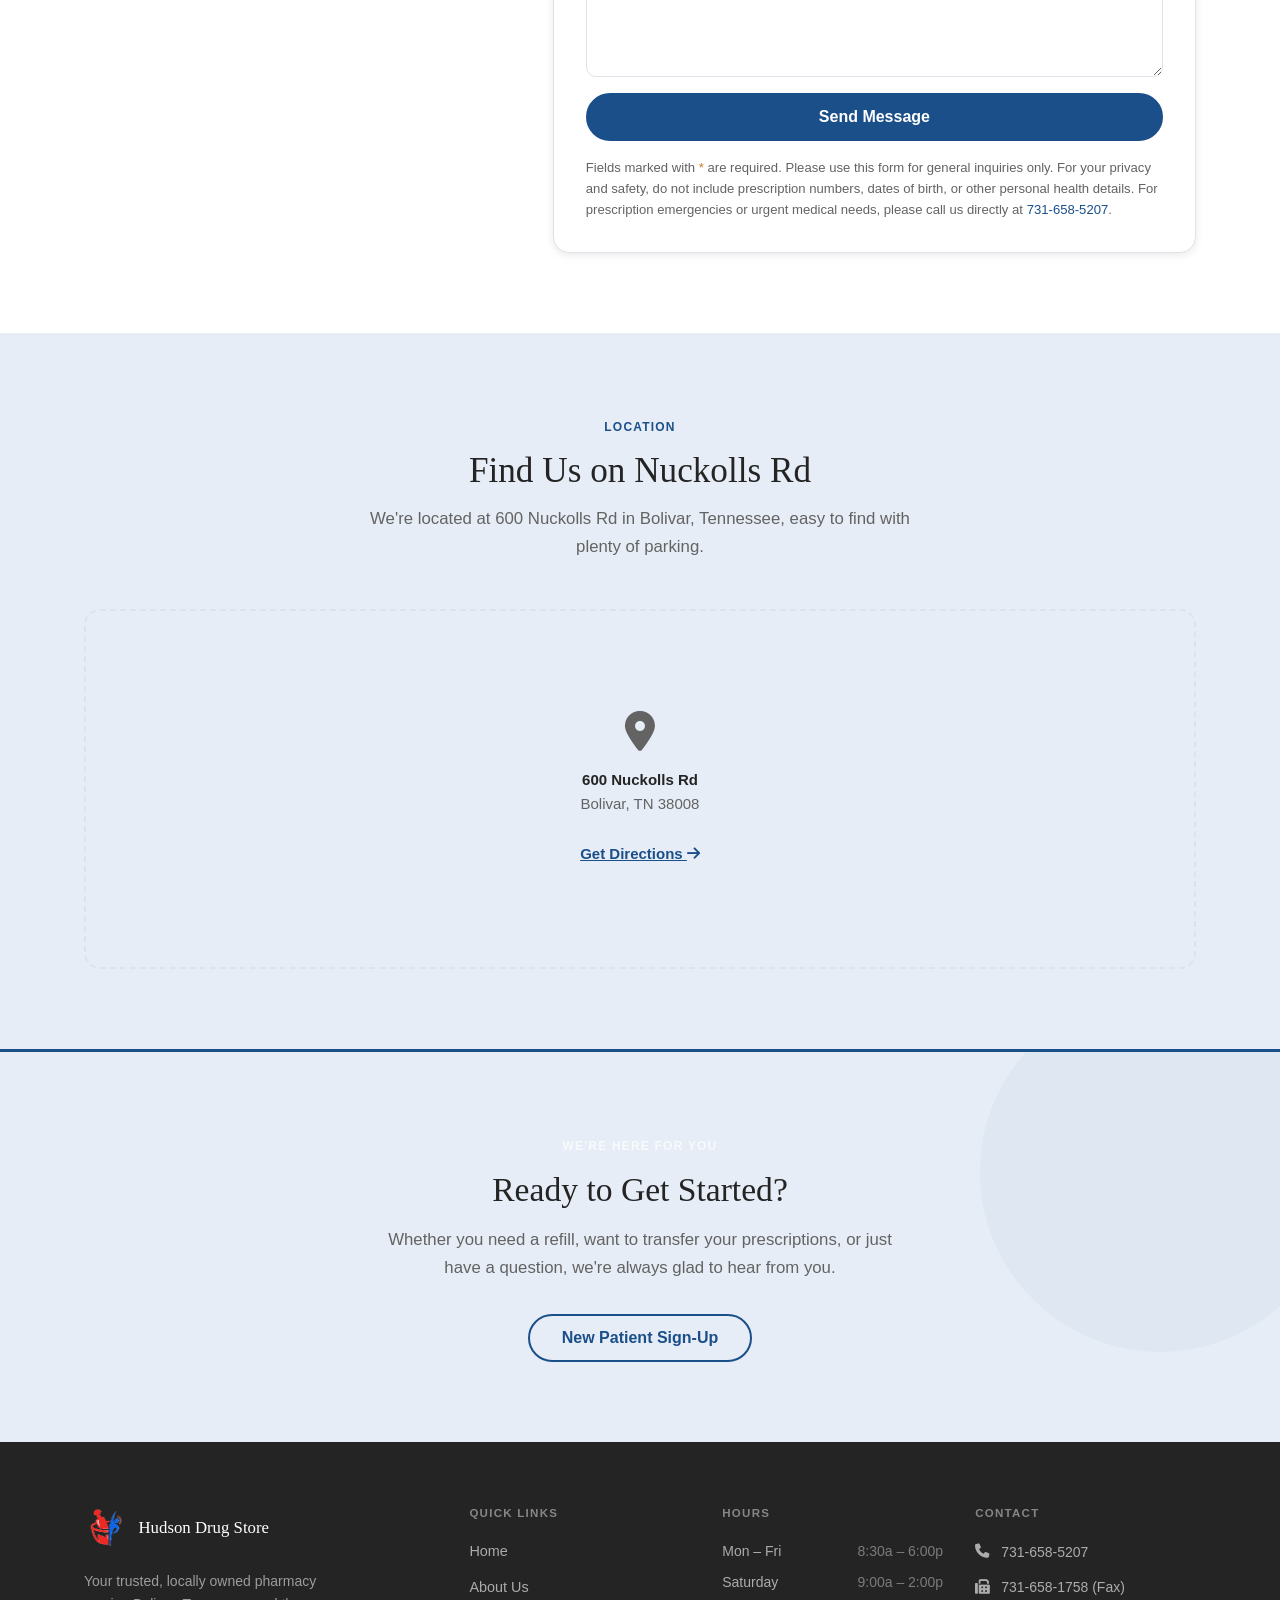
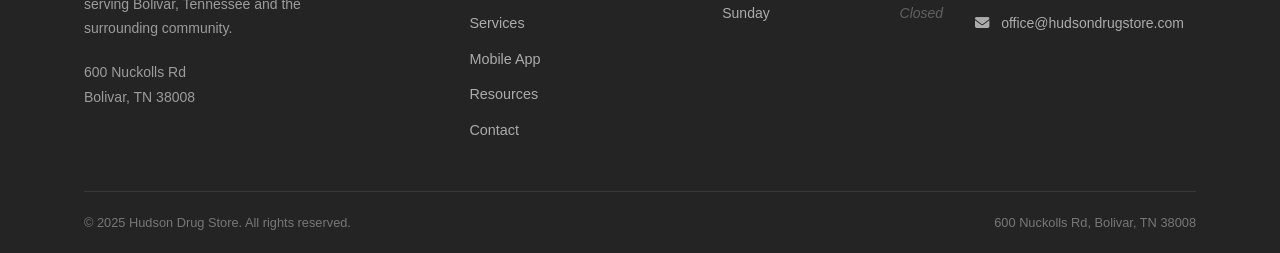
<file: contact.html>
<!DOCTYPE html>
<html lang="en">
<head>
  <meta charset="UTF-8" />
  <meta name="viewport" content="width=device-width, initial-scale=1.0" />
  <meta name="description" content="Contact Hudson Drug Store in Bolivar, TN. Address: 600 Nuckolls Rd. Phone: 731-658-5207. Hours: Mon–Fri 8:30am–6pm, Sat 9am–2pm." />
  <title>Contact Us | Hudson Drug Store</title>
  <link rel="stylesheet" href="styles.css" />
  <link rel="stylesheet" href="https://cdnjs.cloudflare.com/ajax/libs/font-awesome/6.5.1/css/all.min.css" />
</head>
<body>

  <!-- ============================================================
       SITE HEADER
       ============================================================ -->
  <header class="site-header">
    <div class="container header-inner">

      <a href="index.html" class="logo" aria-label="Hudson Drug Store Home">
        <img src="assets/pharmacy-logo.png" alt="" class="logo-mark" />
        <div class="logo-text">
          <span class="logo-name">Hudson Drug Store</span>
          <span class="logo-tagline">Bolivar, Tennessee</span>
        </div>
      </a>

      <nav class="main-nav" id="main-nav" aria-label="Main navigation">
        <ul class="nav-list">
          <li><a href="index.html">Home</a></li>
          <li><a href="about.html">About Us</a></li>
          <li><a href="services.html">Services</a></li>
          <li><a href="mobile-app.html">Mobile App</a></li>
          <li><a href="resources.html">Resources</a></li>
          <li><a href="contact.html">Contact</a></li>
        </ul>
        <div class="nav-mobile-actions">
          <a href="contact.html#new-patient-request" class="btn btn-outline btn-lg">New Patient Sign-Up</a>
        </div>
      </nav>

      <div class="header-actions">
        <a href="contact.html#new-patient-request" class="btn btn-outline">New Patient</a>
      </div>

      <button
        class="mobile-menu-toggle"
        id="mobile-menu-toggle"
        aria-controls="main-nav"
        aria-expanded="false"
        aria-label="Toggle navigation menu"
      >
        <span></span>
        <span></span>
        <span></span>
      </button>

    </div>
  </header>
  <!-- END SITE HEADER -->


  <main>

    <!-- ────────────────────────────────────────────────────────
         PAGE HERO
         ──────────────────────────────────────────────────────── -->
    <section class="page-hero" aria-labelledby="page-title">
      <div class="container page-hero-inner">
        <nav class="breadcrumb" aria-label="Breadcrumb">
          <a href="index.html">Home</a>
          <span class="breadcrumb-sep" aria-hidden="true">›</span>
          <span aria-current="page">Contact</span>
        </nav>
        <h1 id="page-title">Contact Us</h1>
        <p>We're always happy to hear from you. Reach out by phone, email, or stop in during store hours.</p>
      </div>
    </section>
    <!-- END PAGE HERO -->


    <!-- ────────────────────────────────────────────────────────
         CONTACT INFO + FORM
         ──────────────────────────────────────────────────────── -->
    <section class="section section--white" aria-labelledby="contact-info-heading">
      <div class="container">
        <div class="contact-page-grid">

          <!-- Contact Info Block -->
          <div class="contact-info-block">
            <h2 id="contact-info-heading">Get in Touch</h2>

            <div class="contact-detail">
              <div class="contact-detail-icon" aria-hidden="true"><i class="fa-solid fa-location-dot"></i></div>
              <div class="contact-detail-body">
                <strong>Address</strong>
                <address style="font-style: normal;">
                  600 Nuckolls Rd<br>
                  Bolivar, TN 38008
                </address>
              </div>
            </div>

            <div class="contact-detail">
              <div class="contact-detail-icon" aria-hidden="true"><i class="fa-solid fa-phone"></i></div>
              <div class="contact-detail-body">
                <strong>Phone</strong>
                <a href="tel:7316585207">731-658-5207</a>
              </div>
            </div>

            <div class="contact-detail">
              <div class="contact-detail-icon" aria-hidden="true"><i class="fa-solid fa-fax"></i></div>
              <div class="contact-detail-body">
                <strong>Fax</strong>
                <span>731-658-1758</span>
              </div>
            </div>

            <div class="contact-detail">
              <div class="contact-detail-icon" aria-hidden="true"><i class="fa-solid fa-envelope"></i></div>
              <div class="contact-detail-body">
                <strong>Email</strong>
                <a href="mailto:office@hudsondrugstore.com">office@hudsondrugstore.com</a>
              </div>
            </div>

            <!-- Hours sub-table -->
            <h3 style="font-size: 1.05rem; margin-top: 1.5rem; margin-bottom: 0.5rem;">Store Hours</h3>
            <table class="hours-contact-table" aria-label="Store hours">
              <tbody>
                <tr>
                  <td>Monday</td>
                  <td>8:30 a.m. – 6:00 p.m.</td>
                </tr>
                <tr>
                  <td>Tuesday</td>
                  <td>8:30 a.m. – 6:00 p.m.</td>
                </tr>
                <tr>
                  <td>Wednesday</td>
                  <td>8:30 a.m. – 6:00 p.m.</td>
                </tr>
                <tr>
                  <td>Thursday</td>
                  <td>8:30 a.m. – 6:00 p.m.</td>
                </tr>
                <tr>
                  <td>Friday</td>
                  <td>8:30 a.m. – 6:00 p.m.</td>
                </tr>
                <tr>
                  <td>Saturday</td>
                  <td>9:00 a.m. – 2:00 p.m.</td>
                </tr>
                <tr>
                  <td>Sunday</td>
                  <td style="color: #939393; font-style: italic;">Closed</td>
                </tr>
              </tbody>
            </table>
          </div>
          <!-- End Contact Info Block -->


          <div class="contact-forms-stack">

          <!-- New Patient Request Form -->
          <div class="contact-form-wrap" id="new-patient-request" role="region" aria-labelledby="new-patient-heading">
            <h2 id="new-patient-heading">New Patient Request</h2>
            <p>
              Let us know you're interested in becoming a patient, and a member of our
              pharmacy team will reach out to get you set up.
            </p>

            <!-- New patient request form. Submits via FormSubmit (https://formsubmit.co). -->
            <form
              data-ajax-form
              action="https://formsubmit.co/office@hudsondrugstore.com"
              method="POST"
              aria-label="New patient request form"
              novalidate
            >
              <input type="hidden" name="_subject" value="New patient request from the Hudson Drug Store website" />
              <input type="hidden" name="_template" value="table" />
              <input type="hidden" name="_captcha" value="false" />
              <!-- Honeypot: leave empty. Bot submissions that fill this are rejected. -->
              <input type="text" name="_honey" style="display:none;" tabindex="-1" autocomplete="off" aria-hidden="true" />

              <div class="form-row">
                <div class="form-group">
                  <label class="form-label" for="np-first-name">
                    First Name <span aria-hidden="true">*</span>
                  </label>
                  <input
                    class="form-input"
                    type="text"
                    id="np-first-name"
                    name="first_name"
                    placeholder="Jane"
                    required
                    autocomplete="given-name"
                  />
                </div>
                <div class="form-group">
                  <label class="form-label" for="np-last-name">
                    Last Name <span aria-hidden="true">*</span>
                  </label>
                  <input
                    class="form-input"
                    type="text"
                    id="np-last-name"
                    name="last_name"
                    placeholder="Smith"
                    required
                    autocomplete="family-name"
                  />
                </div>
              </div>

              <div class="form-row">
                <div class="form-group">
                  <label class="form-label" for="np-phone">
                    Phone Number <span aria-hidden="true">*</span>
                  </label>
                  <input
                    class="form-input"
                    type="tel"
                    id="np-phone"
                    name="phone"
                    placeholder="731-658-5207"
                    required
                    autocomplete="tel"
                  />
                </div>
                <div class="form-group">
                  <label class="form-label" for="np-email">
                    Email Address <span aria-hidden="true">*</span>
                  </label>
                  <input
                    class="form-input"
                    type="email"
                    id="np-email"
                    name="email"
                    placeholder="jane@example.com"
                    required
                    autocomplete="email"
                  />
                </div>
              </div>

              <div class="form-group">
                <label class="form-label" for="np-preferred-contact">
                  Preferred Method of Contact <span aria-hidden="true">*</span>
                </label>
                <select class="form-select" id="np-preferred-contact" name="preferred_contact" required>
                  <option value="" disabled selected>Select one…</option>
                  <option value="phone">Phone Call</option>
                  <option value="text">Text Message</option>
                  <option value="email">Email</option>
                </select>
              </div>

              <button type="submit" class="btn btn-primary btn-lg" style="width: 100%;">
                Submit Request
              </button>

              <p class="form-status" role="status" aria-live="polite" hidden></p>

              <p class="form-note">
                Please do not submit medical or prescription information through this form.
                This form is intended only to request contact from our pharmacy. Do not
                include prescription numbers, dates of birth, medication names, insurance
                information, medical conditions, or other health information. A member of
                our pharmacy team will contact you to complete the new-patient process
                through an appropriate method.
              </p>

            </form>
          </div>
          <!-- End New Patient Request Form -->


          <!-- Contact Form -->
          <div class="contact-form-wrap" role="region" aria-labelledby="form-heading">
            <h2 id="form-heading">General Questions? Send Us a Message</h2>
            <p>
              Fill out the form below and a member of our team will follow up as quickly
              as possible. For urgent matters, please call us directly at 731-658-5207.
            </p>

            <!-- Contact form. Submits via FormSubmit (https://formsubmit.co). -->
            <form
              data-ajax-form
              action="https://formsubmit.co/office@hudsondrugstore.com"
              method="POST"
              aria-label="Contact form"
              novalidate
            >
              <input type="hidden" name="_subject" value="New message from the Hudson Drug Store website" />
              <input type="hidden" name="_template" value="table" />
              <input type="hidden" name="_captcha" value="false" />
              <!-- Honeypot: leave empty. Bot submissions that fill this are rejected. -->
              <input type="text" name="_honey" style="display:none;" tabindex="-1" autocomplete="off" aria-hidden="true" />

              <div class="form-row">
                <div class="form-group">
                  <label class="form-label" for="first-name">
                    First Name <span aria-hidden="true">*</span>
                  </label>
                  <input
                    class="form-input"
                    type="text"
                    id="first-name"
                    name="first_name"
                    placeholder="Jane"
                    required
                    autocomplete="given-name"
                  />
                </div>
                <div class="form-group">
                  <label class="form-label" for="last-name">
                    Last Name <span aria-hidden="true">*</span>
                  </label>
                  <input
                    class="form-input"
                    type="text"
                    id="last-name"
                    name="last_name"
                    placeholder="Smith"
                    required
                    autocomplete="family-name"
                  />
                </div>
              </div>

              <div class="form-row">
                <div class="form-group">
                  <label class="form-label" for="email">
                    Email Address <span aria-hidden="true">*</span>
                  </label>
                  <input
                    class="form-input"
                    type="email"
                    id="email"
                    name="email"
                    placeholder="jane@example.com"
                    required
                    autocomplete="email"
                  />
                </div>
                <div class="form-group">
                  <label class="form-label" for="phone">
                    Phone Number
                  </label>
                  <input
                    class="form-input"
                    type="tel"
                    id="phone"
                    name="phone"
                    placeholder="615-555-0100"
                    autocomplete="tel"
                  />
                </div>
              </div>

              <div class="form-group">
                <label class="form-label" for="subject">
                  Subject <span aria-hidden="true">*</span>
                </label>
                <select class="form-select" id="subject" name="subject" required>
                  <option value="" disabled selected>Select a topic…</option>
                  <option value="prescription-question">Prescription Question</option>
                  <option value="transfer">Transfer My Prescriptions</option>
                  <option value="insurance">Insurance / Billing Question</option>
                  <option value="immunization">Immunization / Vaccine Inquiry</option>
                  <option value="other">Other</option>
                </select>
              </div>

              <div class="form-group">
                <label class="form-label" for="message">
                  Message <span aria-hidden="true">*</span>
                </label>
                <textarea
                  class="form-textarea"
                  id="message"
                  name="message"
                  placeholder="How can we help you?"
                  required
                ></textarea>
              </div>

              <button type="submit" class="btn btn-primary btn-lg" style="width: 100%;">
                Send Message
              </button>

              <p class="form-status" role="status" aria-live="polite" hidden></p>

              <p class="form-note">
                Fields marked with <span style="color: #D0762A;" aria-hidden="true">*</span> are required.
                Please use this form for general inquiries only. For your privacy and safety, do not
                include prescription numbers, dates of birth, or other personal health details.
                For prescription emergencies or urgent medical needs, please call us directly
                at <a href="tel:7316585207">731-658-5207</a>.
              </p>

            </form>
          </div>
          <!-- End Contact Form -->

          </div>

        </div>
      </div>
    </section>
    <!-- END CONTACT INFO + FORM -->


    <!-- ────────────────────────────────────────────────────────
         MAP SECTION
         ──────────────────────────────────────────────────────── -->
    <section class="section section--alt" aria-labelledby="map-heading">
      <div class="container">
        <div class="section-header section-header--center">
          <span class="section-label">Location</span>
          <h2 id="map-heading">Find Us on Nuckolls Rd</h2>
          <p>
            We're located at 600 Nuckolls Rd in Bolivar, Tennessee, easy to find
            with plenty of parking.
          </p>
        </div>

        <!--
          TODO: Replace this placeholder with an embedded Google Map or other map service.
          To embed Google Maps:
          1. Go to maps.google.com and search for "Hudson Drug Store, 600 Nuckolls Rd, Bolivar TN"
          2. Click Share <i class="fa-solid fa-arrow-right"></i> Embed a map <i class="fa-solid fa-arrow-right"></i> Copy the HTML
          3. Replace the <div class="map-placeholder"> block below with the <iframe> code
          4. Apply border-radius: var(--r-lg) and width: 100% to the iframe for consistent styling
        -->
        <div class="map-placeholder" role="img" aria-label="Map placeholder: 600 Nuckolls Rd, Bolivar, TN 38008">
          <div class="map-placeholder-icon" aria-hidden="true"><i class="fa-solid fa-location-dot"></i></div>
          <p>
            <strong>600 Nuckolls Rd</strong><br>
            Bolivar, TN 38008<br><br>
            <!-- TODO: Replace # with a Google Maps directions link -->
            <a href="#">Get Directions <i class="fa-solid fa-arrow-right"></i></a>
          </p>
        </div>

      </div>
    </section>
    <!-- END MAP SECTION -->


    <!-- ────────────────────────────────────────────────────────
         CTA STRIP
         ──────────────────────────────────────────────────────── -->
    <section class="cta-strip" aria-labelledby="contact-cta-heading">
      <div class="container">
        <span class="section-label section-label--light">We're Here for You</span>
        <h2 id="contact-cta-heading">Ready to Get Started?</h2>
        <p>
          Whether you need a refill, want to transfer your prescriptions, or just
          have a question, we're always glad to hear from you.
        </p>
        <div class="btn-group">
          <a href="contact.html#new-patient-request" class="btn btn-outline btn-lg">New Patient Sign-Up</a>
        </div>
      </div>
    </section>
    <!-- END CTA STRIP -->

  </main>


  <!-- ============================================================
       SITE FOOTER
       ============================================================ -->
  <footer class="site-footer" aria-label="Site footer">
    <div class="container">
      <div class="footer-grid">

        <div class="footer-col">
          <a href="index.html" class="footer-logo" aria-label="Hudson Drug Store Home">
            <img src="assets/pharmacy-logo.png" alt="" class="footer-logo-mark" />
            <span class="footer-logo-name">Hudson Drug Store</span>
          </a>
          <p class="footer-tagline">
            Your trusted, locally owned pharmacy serving Bolivar, Tennessee
            and the surrounding community.
          </p>
          <address class="footer-address">
            600 Nuckolls Rd<br>
            Bolivar, TN 38008
          </address>
        </div>

        <div class="footer-col">
          <h4>Quick Links</h4>
          <nav class="footer-links" aria-label="Footer navigation">
            <a href="index.html">Home</a>
            <a href="about.html">About Us</a>
            <a href="services.html">Services</a>
            <a href="mobile-app.html">Mobile App</a>
            <a href="resources.html">Resources</a>
            <a href="contact.html">Contact</a>
          </nav>
        </div>

        <div class="footer-col">
          <h4>Hours</h4>
          <div class="footer-hours">
            <div class="footer-hours-row">
              <span>Mon – Fri</span>
              <span>8:30a – 6:00p</span>
            </div>
            <div class="footer-hours-row">
              <span>Saturday</span>
              <span>9:00a – 2:00p</span>
            </div>
            <div class="footer-hours-row">
              <span>Sunday</span>
              <span class="closed">Closed</span>
            </div>
          </div>
        </div>

        <div class="footer-col">
          <h4>Contact</h4>
          <div class="footer-contact-links">
            <a href="tel:7316585207" class="footer-contact-link">
              <span aria-hidden="true"><i class="fa-solid fa-phone"></i></span> 731-658-5207
            </a>
            <a href="tel:7316581758" class="footer-contact-link">
              <span aria-hidden="true"><i class="fa-solid fa-fax"></i></span> 731-658-1758 (Fax)
            </a>
            <a href="mailto:office@hudsondrugstore.com" class="footer-contact-link">
              <span aria-hidden="true"><i class="fa-solid fa-envelope"></i></span> office@hudsondrugstore.com
            </a>
          </div>
        </div>

      </div>

      <div class="footer-bottom">
        <span>&copy; 2025 Hudson Drug Store. All rights reserved.</span>
        <span>600 Nuckolls Rd, Bolivar, TN 38008</span>
      </div>
    </div>
  </footer>
  <!-- END SITE FOOTER -->


  <script src="script.js"></script>
</body>
</html>
</file>
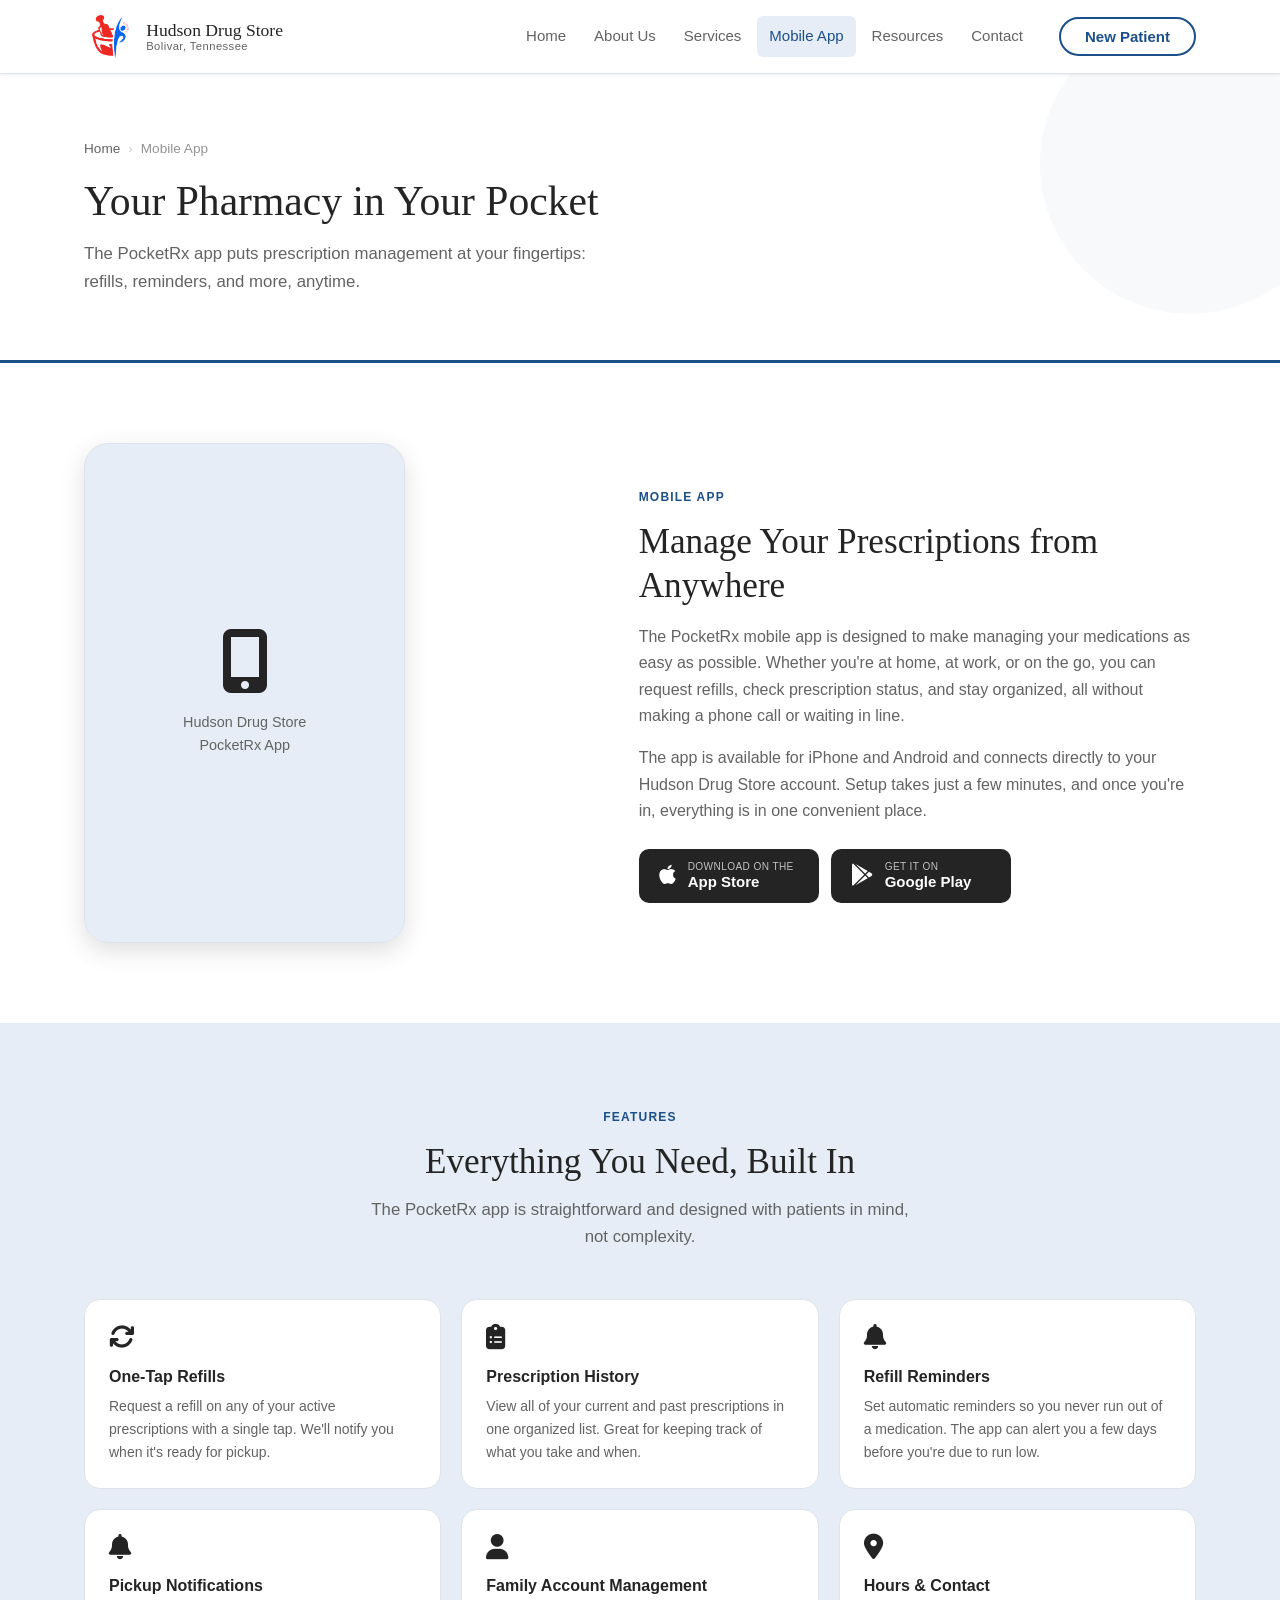
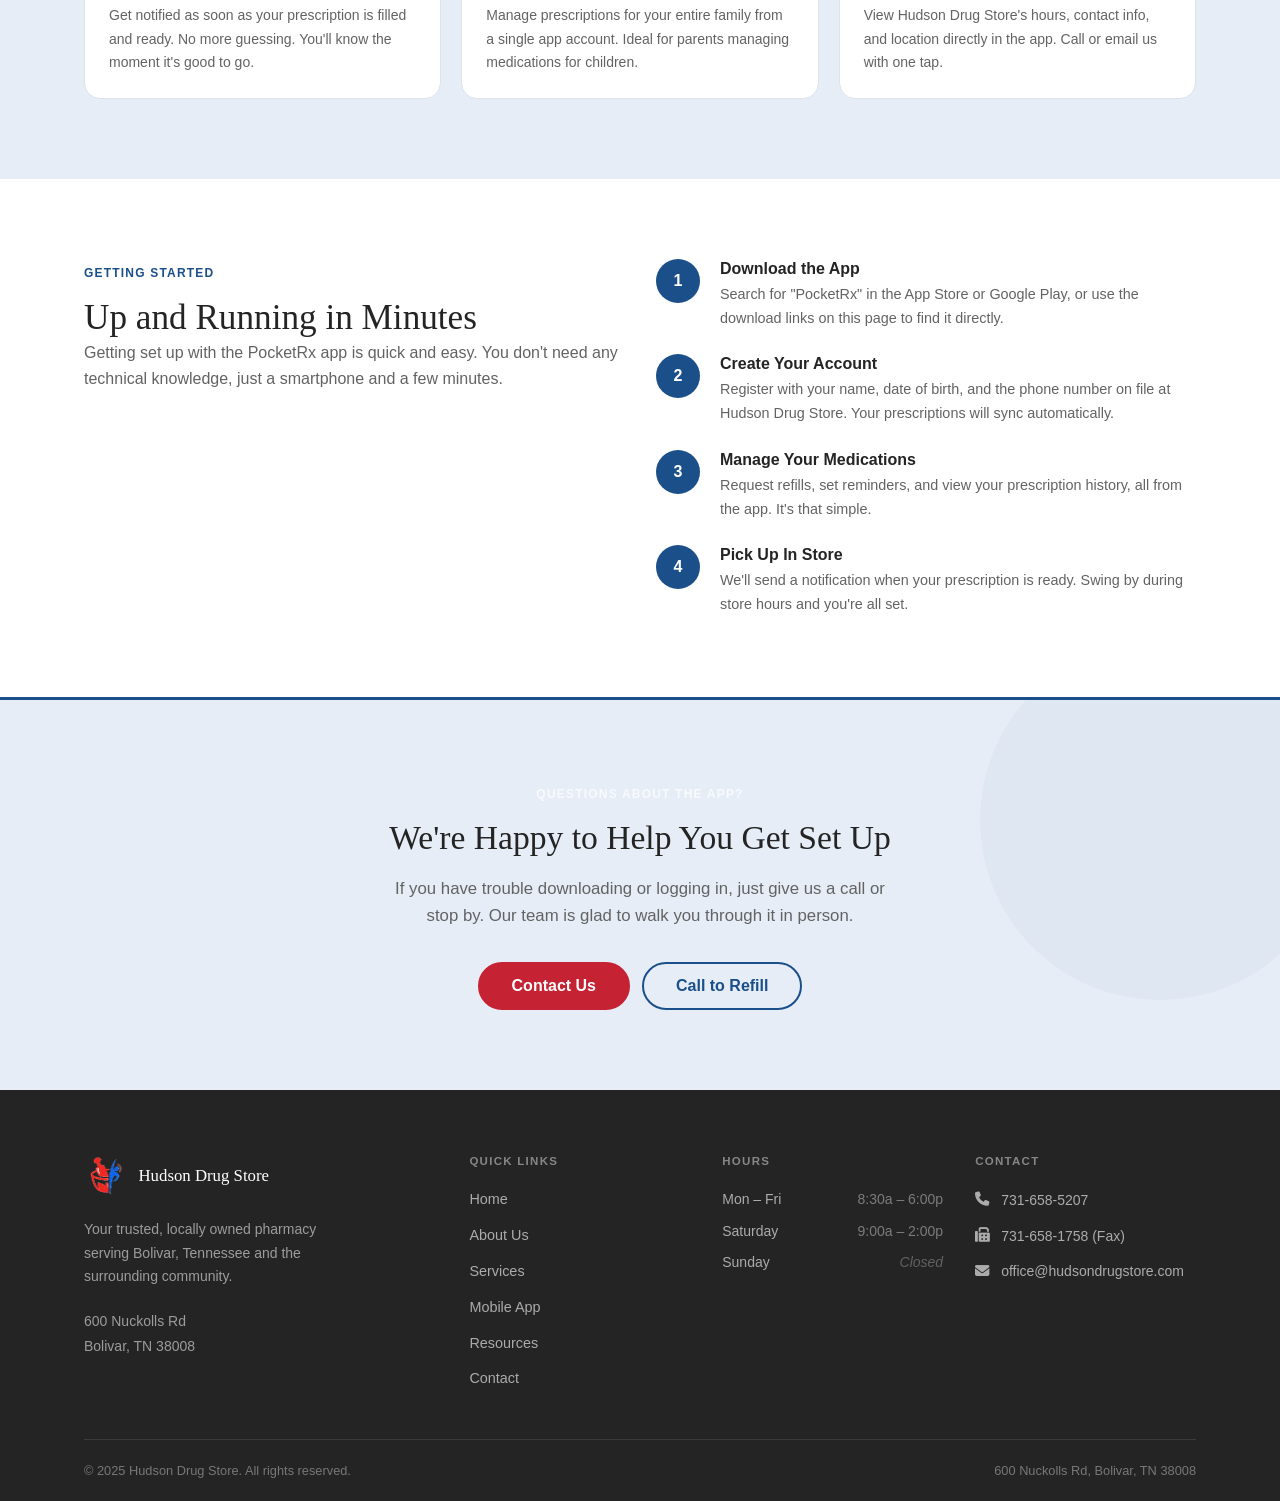
<file: mobile-app.html>
<!DOCTYPE html>
<html lang="en">
<head>
  <meta charset="UTF-8" />
  <meta name="viewport" content="width=device-width, initial-scale=1.0" />
  <meta name="description" content="Manage your prescriptions on the go with the PocketRx mobile app for Hudson Drug Store. Request refills, view your history, and set reminders, available on iOS and Android." />
  <title>Mobile App | Hudson Drug Store</title>
  <link rel="stylesheet" href="styles.css" />
  <link rel="stylesheet" href="https://cdnjs.cloudflare.com/ajax/libs/font-awesome/6.5.1/css/all.min.css" />
</head>
<body>

  <!-- ============================================================
       SITE HEADER
       ============================================================ -->
  <header class="site-header">
    <div class="container header-inner">

      <a href="index.html" class="logo" aria-label="Hudson Drug Store Home">
        <img src="assets/pharmacy-logo.png" alt="" class="logo-mark" />
        <div class="logo-text">
          <span class="logo-name">Hudson Drug Store</span>
          <span class="logo-tagline">Bolivar, Tennessee</span>
        </div>
      </a>

      <nav class="main-nav" id="main-nav" aria-label="Main navigation">
        <ul class="nav-list">
          <li><a href="index.html">Home</a></li>
          <li><a href="about.html">About Us</a></li>
          <li><a href="services.html">Services</a></li>
          <li><a href="mobile-app.html">Mobile App</a></li>
          <li><a href="resources.html">Resources</a></li>
          <li><a href="contact.html">Contact</a></li>
        </ul>
        <div class="nav-mobile-actions">
          <a href="contact.html#new-patient-request" class="btn btn-outline btn-lg">New Patient Sign-Up</a>
        </div>
      </nav>

      <div class="header-actions">
        <a href="contact.html#new-patient-request" class="btn btn-outline">New Patient</a>
      </div>

      <button
        class="mobile-menu-toggle"
        id="mobile-menu-toggle"
        aria-controls="main-nav"
        aria-expanded="false"
        aria-label="Toggle navigation menu"
      >
        <span></span>
        <span></span>
        <span></span>
      </button>

    </div>
  </header>
  <!-- END SITE HEADER -->


  <main>

    <!-- ────────────────────────────────────────────────────────
         PAGE HERO
         ──────────────────────────────────────────────────────── -->
    <section class="page-hero" aria-labelledby="page-title">
      <div class="container page-hero-inner">
        <nav class="breadcrumb" aria-label="Breadcrumb">
          <a href="index.html">Home</a>
          <span class="breadcrumb-sep" aria-hidden="true">›</span>
          <span aria-current="page">Mobile App</span>
        </nav>
        <h1 id="page-title">Your Pharmacy in Your Pocket</h1>
        <p>The PocketRx app puts prescription management at your fingertips: refills, reminders, and more, anytime.</p>
      </div>
    </section>
    <!-- END PAGE HERO -->


    <!-- ────────────────────────────────────────────────────────
         APP INTRO
         ──────────────────────────────────────────────────────── -->
    <section class="section section--white" aria-labelledby="app-intro-heading">
      <div class="container">
        <div class="app-intro-grid">

          <!-- Visual placeholder for app screenshot or mockup -->
          <div class="app-visual" aria-hidden="true">
            <div class="app-visual-icon"><i class="fa-solid fa-mobile-screen-button"></i></div>
            <p class="app-visual-label">Hudson Drug Store<br>PocketRx App</p>
          </div>

          <div class="app-intro-text">
            <span class="section-label">Mobile App</span>
            <h2 id="app-intro-heading">Manage Your Prescriptions from Anywhere</h2>
            <p>
              The PocketRx mobile app is designed to make managing your medications
              as easy as possible. Whether you're at home, at work, or on the go, you can
              request refills, check prescription status, and stay organized, all without
              making a phone call or waiting in line.
            </p>
            <p>
              The app is available for iPhone and Android and connects directly to your
              Hudson Drug Store account. Setup takes just a few minutes, and once you're
              in, everything is in one convenient place.
            </p>

            <div class="app-store-buttons">
              <a href="https://itunes.apple.com/us/app/pocketrx/id1281037910?ls=1&mt=8" class="app-store-btn" aria-label="Download on the App Store">
                <span class="app-store-btn-icon" aria-hidden="true"><i class="fa-brands fa-apple"></i></span>
                <div class="app-store-btn-text">
                  <small>Download on the</small>
                  <strong>App Store</strong>
                </div>
              </a>

              <a href="https://play.google.com/store/apps/details?id=com.digitalpharmacist.rxpharmacy" class="app-store-btn" aria-label="Get it on Google Play">
                <span class="app-store-btn-icon" aria-hidden="true"><i class="fa-brands fa-google-play"></i></span>
                <div class="app-store-btn-text">
                  <small>Get it on</small>
                  <strong>Google Play</strong>
                </div>
              </a>
            </div>
          </div>

        </div>
      </div>
    </section>
    <!-- END APP INTRO -->


    <!-- ────────────────────────────────────────────────────────
         APP FEATURES
         ──────────────────────────────────────────────────────── -->
    <section class="section section--alt" aria-labelledby="features-heading">
      <div class="container">
        <div class="section-header section-header--center">
          <span class="section-label">Features</span>
          <h2 id="features-heading">Everything You Need, Built In</h2>
          <p>The PocketRx app is straightforward and designed with patients in mind, not complexity.</p>
        </div>

        <div class="app-features-grid">

          <div class="app-feature-item">
            <span class="app-feature-icon" aria-hidden="true"><i class="fa-solid fa-arrows-rotate"></i></span>
            <h4>One-Tap Refills</h4>
            <p>
              Request a refill on any of your active prescriptions with a single tap.
              We'll notify you when it's ready for pickup.
            </p>
          </div>

          <div class="app-feature-item">
            <span class="app-feature-icon" aria-hidden="true"><i class="fa-solid fa-clipboard-list"></i></span>
            <h4>Prescription History</h4>
            <p>
              View all of your current and past prescriptions in one organized list.
              Great for keeping track of what you take and when.
            </p>
          </div>

          <div class="app-feature-item">
            <span class="app-feature-icon" aria-hidden="true"><i class="fa-solid fa-bell"></i></span>
            <h4>Refill Reminders</h4>
            <p>
              Set automatic reminders so you never run out of a medication. The app
              can alert you a few days before you're due to run low.
            </p>
          </div>

          <div class="app-feature-item">
            <span class="app-feature-icon" aria-hidden="true"><i class="fa-solid fa-bell"></i></span>
            <h4>Pickup Notifications</h4>
            <p>
              Get notified as soon as your prescription is filled and ready.
              No more guessing. You'll know the moment it's good to go.
            </p>
          </div>

          <div class="app-feature-item">
            <span class="app-feature-icon" aria-hidden="true"><i class="fa-solid fa-user"></i></span>
            <h4>Family Account Management</h4>
            <p>
              Manage prescriptions for your entire family from a single app account.
              Ideal for parents managing medications for children.
            </p>
          </div>

          <div class="app-feature-item">
            <span class="app-feature-icon" aria-hidden="true"><i class="fa-solid fa-location-dot"></i></span>
            <h4>Hours &amp; Contact</h4>
            <p>
              View Hudson Drug Store's hours, contact info, and location directly in
              the app. Call or email us with one tap.
            </p>
          </div>

        </div>
      </div>
    </section>
    <!-- END APP FEATURES -->


    <!-- ────────────────────────────────────────────────────────
         HOW IT WORKS
         ──────────────────────────────────────────────────────── -->
    <section class="section section--white" aria-labelledby="how-heading">
      <div class="container">
        <div class="grid-2">

          <div>
            <span class="section-label">Getting Started</span>
            <h2 id="how-heading">Up and Running in Minutes</h2>
            <p>
              Getting set up with the PocketRx app is quick and easy. You don't
              need any technical knowledge, just a smartphone and a few minutes.
            </p>
          </div>

          <div class="how-it-works" aria-label="Steps to get started with the app">

            <div class="how-step">
              <div class="how-step-num" aria-label="Step 1">1</div>
              <div class="how-step-body">
                <h4>Download the App</h4>
                <p>
                  Search for "PocketRx" in the App Store or Google Play, or use
                  the download links on this page to find it directly.
                </p>
              </div>
            </div>

            <div class="how-step">
              <div class="how-step-num" aria-label="Step 2">2</div>
              <div class="how-step-body">
                <h4>Create Your Account</h4>
                <p>
                  Register with your name, date of birth, and the phone number on file
                  at Hudson Drug Store. Your prescriptions will sync automatically.
                </p>
              </div>
            </div>

            <div class="how-step">
              <div class="how-step-num" aria-label="Step 3">3</div>
              <div class="how-step-body">
                <h4>Manage Your Medications</h4>
                <p>
                  Request refills, set reminders, and view your prescription history,
                  all from the app. It's that simple.
                </p>
              </div>
            </div>

            <div class="how-step">
              <div class="how-step-num" aria-label="Step 4">4</div>
              <div class="how-step-body">
                <h4>Pick Up In Store</h4>
                <p>
                  We'll send a notification when your prescription is ready. Swing by
                  during store hours and you're all set.
                </p>
              </div>
            </div>

          </div>

        </div>
      </div>
    </section>
    <!-- END HOW IT WORKS -->


    <!-- ────────────────────────────────────────────────────────
         CTA STRIP
         ──────────────────────────────────────────────────────── -->
    <section class="cta-strip" aria-labelledby="app-cta-heading">
      <div class="container">
        <span class="section-label section-label--light">Questions About the App?</span>
        <h2 id="app-cta-heading">We're Happy to Help You Get Set Up</h2>
        <p>
          If you have trouble downloading or logging in, just give us a call or stop by.
          Our team is glad to walk you through it in person.
        </p>
        <div class="btn-group">
          <a href="contact.html" class="btn btn-accent btn-lg">Contact Us</a>
          <a href="tel:7316585207" class="btn btn-outline btn-lg">Call to Refill</a>
        </div>
      </div>
    </section>
    <!-- END CTA STRIP -->

  </main>


  <!-- ============================================================
       SITE FOOTER
       ============================================================ -->
  <footer class="site-footer" aria-label="Site footer">
    <div class="container">
      <div class="footer-grid">

        <div class="footer-col">
          <a href="index.html" class="footer-logo" aria-label="Hudson Drug Store Home">
            <img src="assets/pharmacy-logo.png" alt="" class="footer-logo-mark" />
            <span class="footer-logo-name">Hudson Drug Store</span>
          </a>
          <p class="footer-tagline">
            Your trusted, locally owned pharmacy serving Bolivar, Tennessee
            and the surrounding community.
          </p>
          <address class="footer-address">
            600 Nuckolls Rd<br>
            Bolivar, TN 38008
          </address>
        </div>

        <div class="footer-col">
          <h4>Quick Links</h4>
          <nav class="footer-links" aria-label="Footer navigation">
            <a href="index.html">Home</a>
            <a href="about.html">About Us</a>
            <a href="services.html">Services</a>
            <a href="mobile-app.html">Mobile App</a>
            <a href="resources.html">Resources</a>
            <a href="contact.html">Contact</a>
          </nav>
        </div>

        <div class="footer-col">
          <h4>Hours</h4>
          <div class="footer-hours">
            <div class="footer-hours-row">
              <span>Mon – Fri</span>
              <span>8:30a – 6:00p</span>
            </div>
            <div class="footer-hours-row">
              <span>Saturday</span>
              <span>9:00a – 2:00p</span>
            </div>
            <div class="footer-hours-row">
              <span>Sunday</span>
              <span class="closed">Closed</span>
            </div>
          </div>
        </div>

        <div class="footer-col">
          <h4>Contact</h4>
          <div class="footer-contact-links">
            <a href="tel:7316585207" class="footer-contact-link">
              <span aria-hidden="true"><i class="fa-solid fa-phone"></i></span> 731-658-5207
            </a>
            <a href="tel:7316581758" class="footer-contact-link">
              <span aria-hidden="true"><i class="fa-solid fa-fax"></i></span> 731-658-1758 (Fax)
            </a>
            <a href="mailto:office@hudsondrugstore.com" class="footer-contact-link">
              <span aria-hidden="true"><i class="fa-solid fa-envelope"></i></span> office@hudsondrugstore.com
            </a>
          </div>
        </div>

      </div>

      <div class="footer-bottom">
        <span>&copy; 2025 Hudson Drug Store. All rights reserved.</span>
        <span>600 Nuckolls Rd, Bolivar, TN 38008</span>
      </div>
    </div>
  </footer>
  <!-- END SITE FOOTER -->


  <script src="script.js"></script>
</body>
</html>
</file>
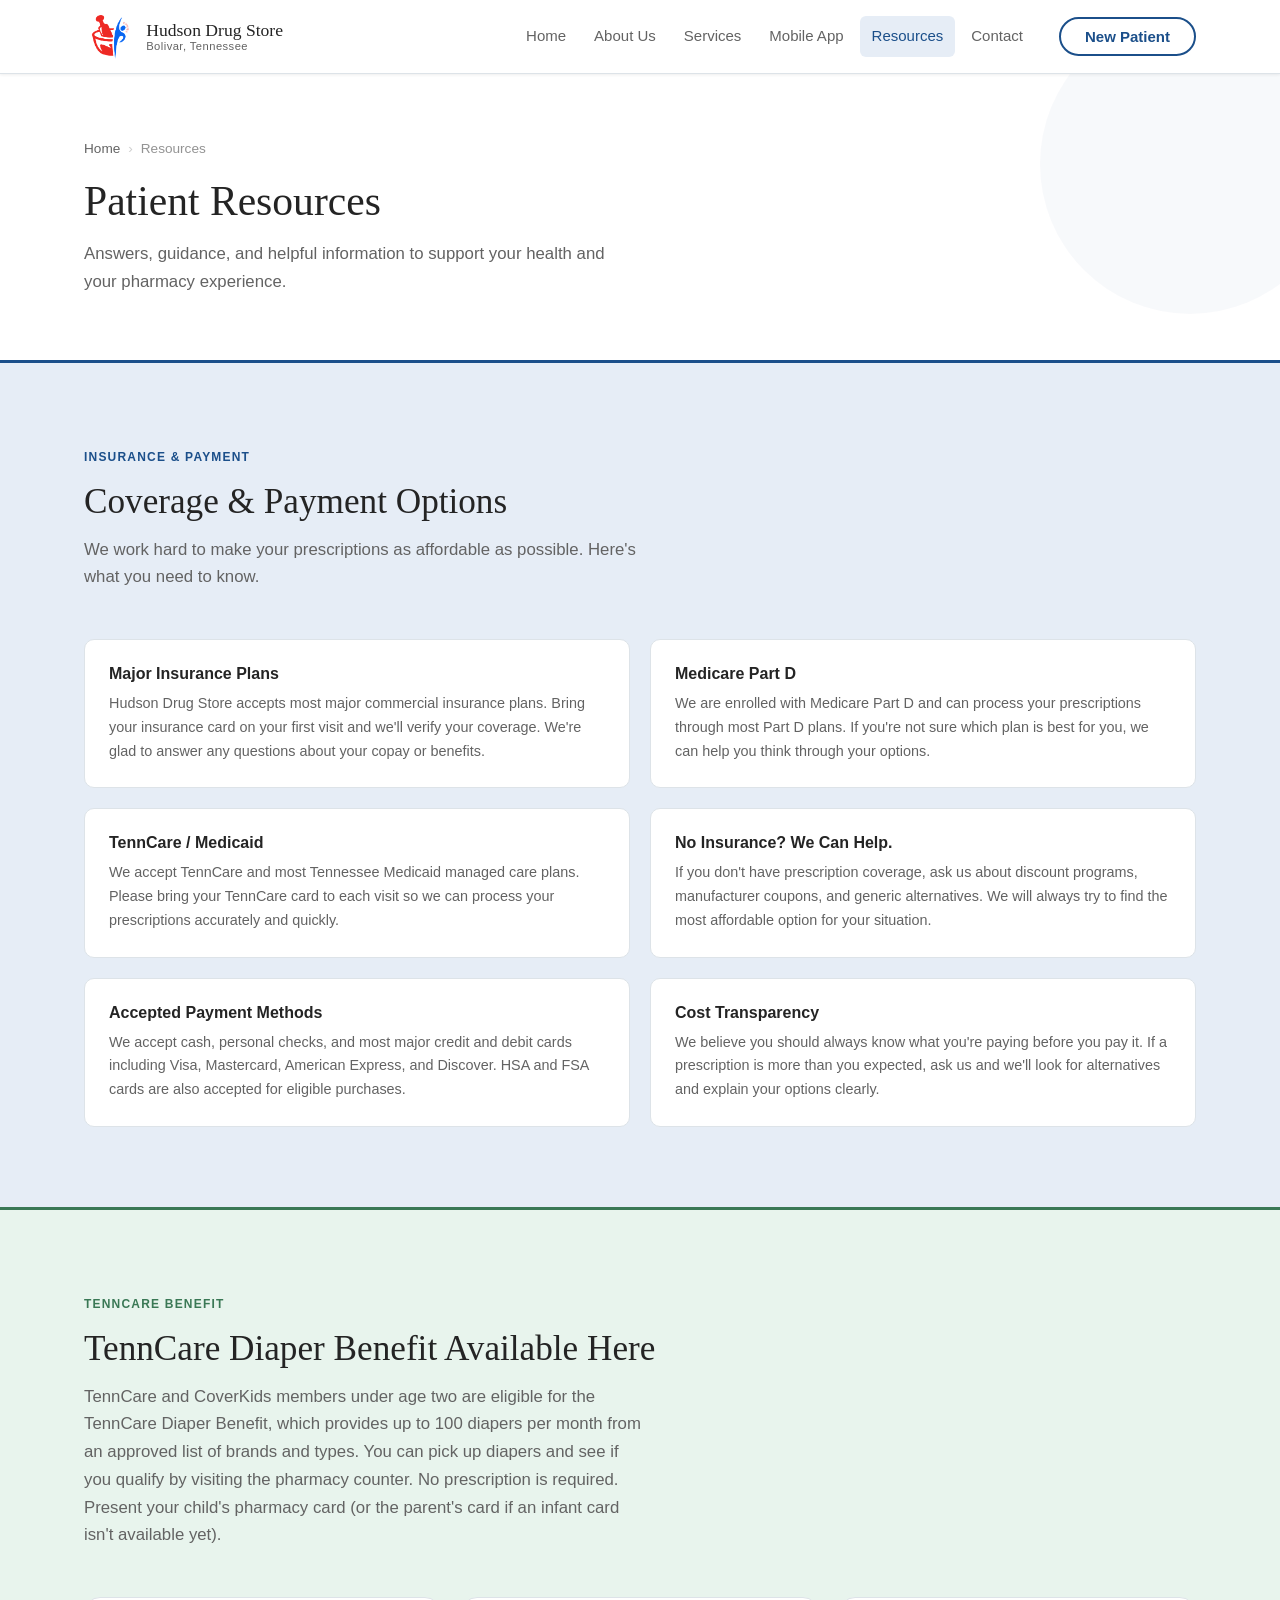
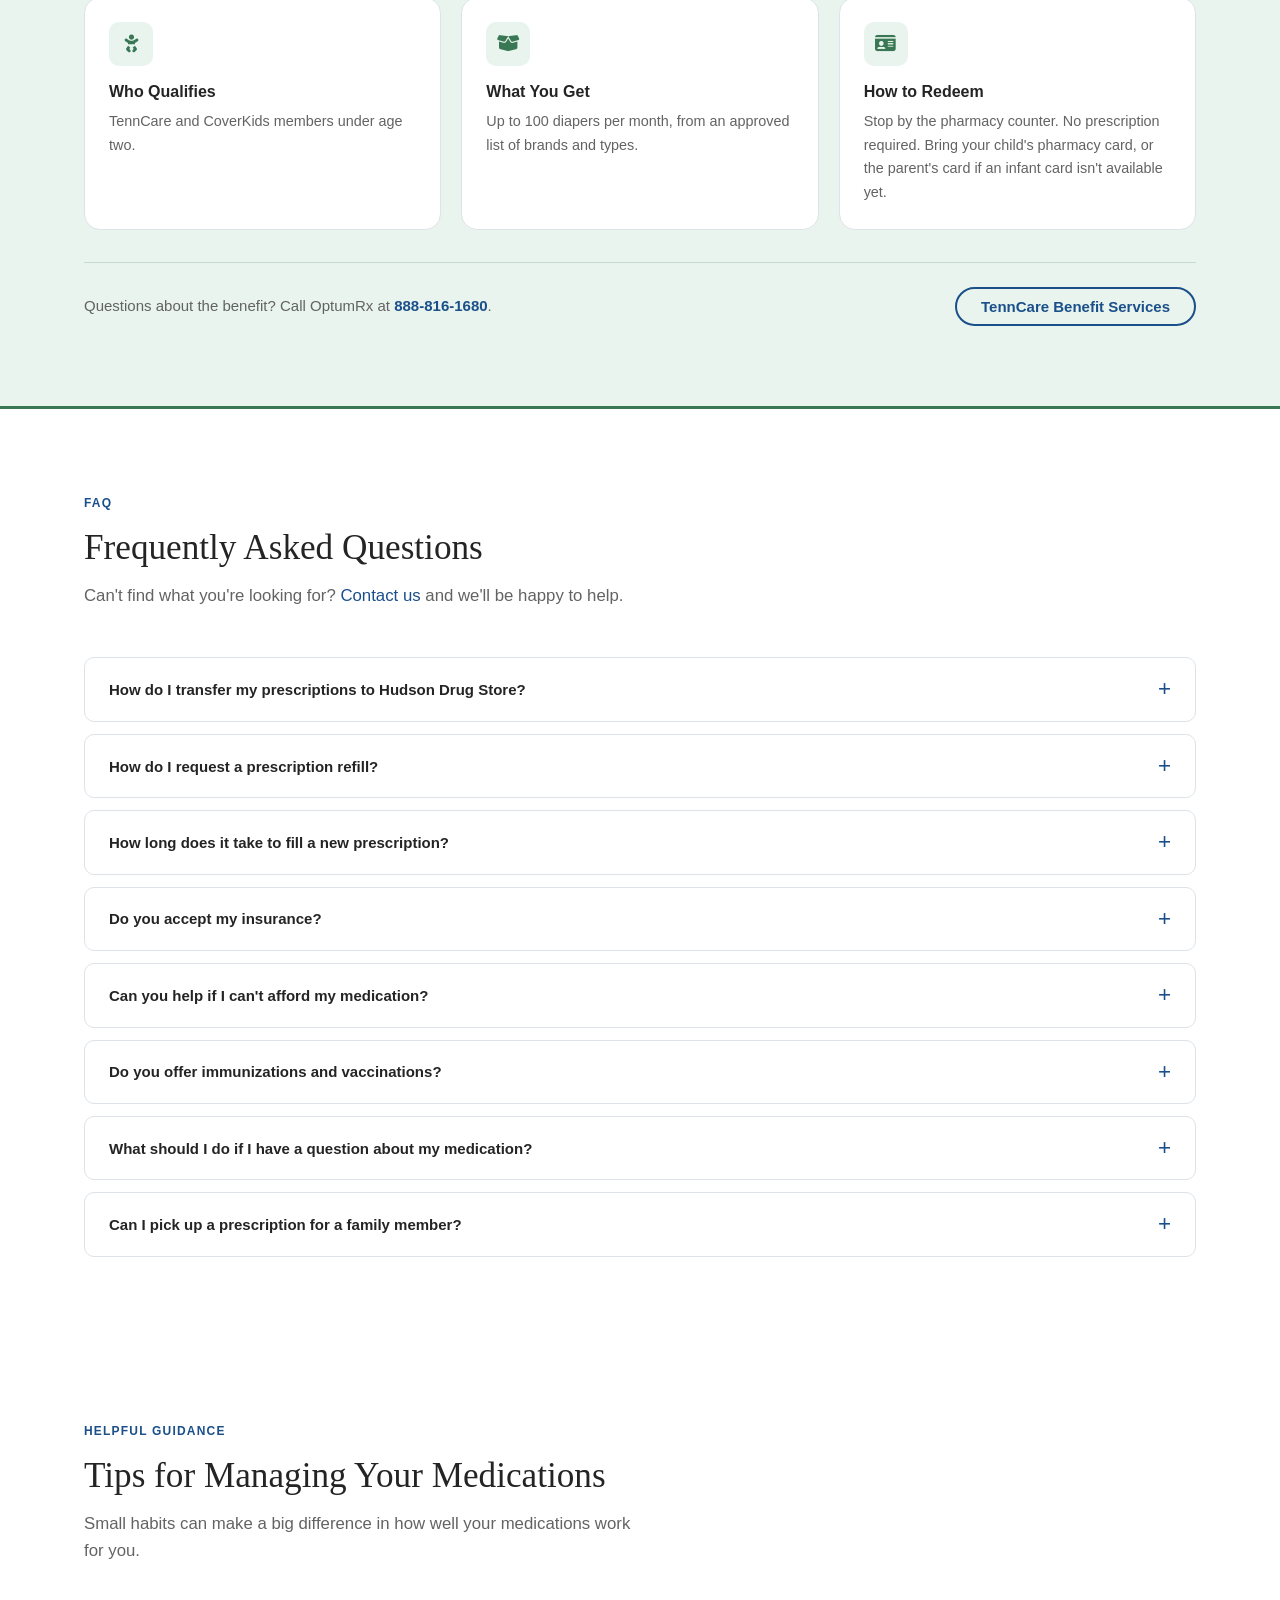
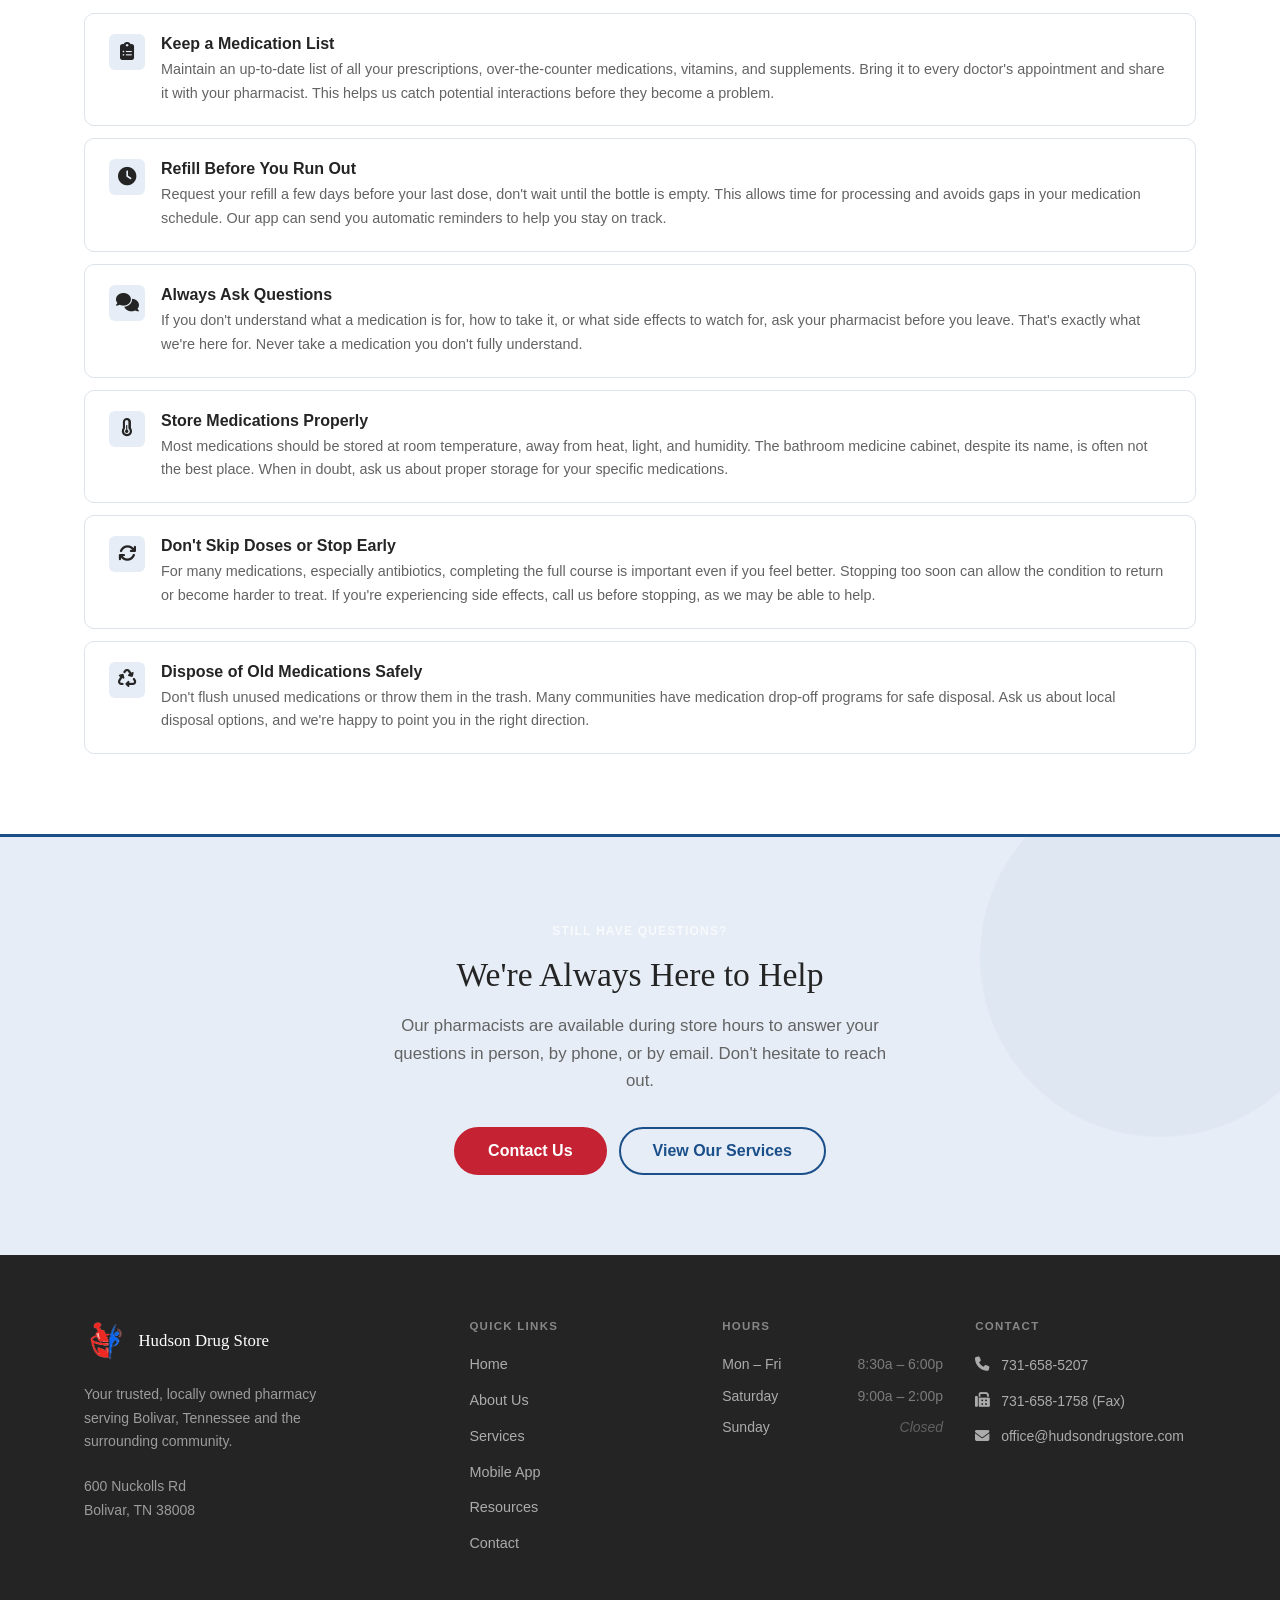
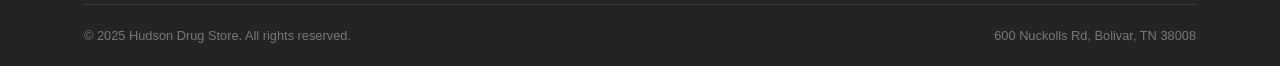
<file: resources.html>
<!DOCTYPE html>
<html lang="en">
<head>
  <meta charset="UTF-8" />
  <meta name="viewport" content="width=device-width, initial-scale=1.0" />
  <meta name="description" content="Patient resources from Hudson Drug Store in Bolivar, TN, including frequently asked questions, insurance information, and helpful pharmacy tips." />
  <title>Resources | Hudson Drug Store</title>
  <link rel="stylesheet" href="styles.css" />
  <link rel="stylesheet" href="https://cdnjs.cloudflare.com/ajax/libs/font-awesome/6.5.1/css/all.min.css" />
</head>
<body>

  <!-- ============================================================
       SITE HEADER
       ============================================================ -->
  <header class="site-header">
    <div class="container header-inner">

      <a href="index.html" class="logo" aria-label="Hudson Drug Store Home">
        <img src="assets/pharmacy-logo.png" alt="" class="logo-mark" />
        <div class="logo-text">
          <span class="logo-name">Hudson Drug Store</span>
          <span class="logo-tagline">Bolivar, Tennessee</span>
        </div>
      </a>

      <nav class="main-nav" id="main-nav" aria-label="Main navigation">
        <ul class="nav-list">
          <li><a href="index.html">Home</a></li>
          <li><a href="about.html">About Us</a></li>
          <li><a href="services.html">Services</a></li>
          <li><a href="mobile-app.html">Mobile App</a></li>
          <li><a href="resources.html">Resources</a></li>
          <li><a href="contact.html">Contact</a></li>
        </ul>
        <div class="nav-mobile-actions">
          <a href="contact.html#new-patient-request" class="btn btn-outline btn-lg">New Patient Sign-Up</a>
        </div>
      </nav>

      <div class="header-actions">
        <a href="contact.html#new-patient-request" class="btn btn-outline">New Patient</a>
      </div>

      <button
        class="mobile-menu-toggle"
        id="mobile-menu-toggle"
        aria-controls="main-nav"
        aria-expanded="false"
        aria-label="Toggle navigation menu"
      >
        <span></span>
        <span></span>
        <span></span>
      </button>

    </div>
  </header>
  <!-- END SITE HEADER -->


  <main>

    <!-- ────────────────────────────────────────────────────────
         PAGE HERO
         ──────────────────────────────────────────────────────── -->
    <section class="page-hero" aria-labelledby="page-title">
      <div class="container page-hero-inner">
        <nav class="breadcrumb" aria-label="Breadcrumb">
          <a href="index.html">Home</a>
          <span class="breadcrumb-sep" aria-hidden="true">›</span>
          <span aria-current="page">Resources</span>
        </nav>
        <h1 id="page-title">Patient Resources</h1>
        <p>Answers, guidance, and helpful information to support your health and your pharmacy experience.</p>
      </div>
    </section>
    <!-- END PAGE HERO -->


    <!-- ────────────────────────────────────────────────────────
         INSURANCE & PAYMENT
         ──────────────────────────────────────────────────────── -->
    <section class="section section--alt" aria-labelledby="insurance-heading">
      <div class="container">
        <div class="section-header">
          <span class="section-label">Insurance &amp; Payment</span>
          <h2 id="insurance-heading">Coverage &amp; Payment Options</h2>
          <p>We work hard to make your prescriptions as affordable as possible. Here's what you need to know.</p>
        </div>

        <div class="insurance-grid">

          <div class="insurance-item">
            <h4>Major Insurance Plans</h4>
            <p>
              Hudson Drug Store accepts most major commercial insurance plans. Bring your
              insurance card on your first visit and we'll verify your coverage. We're glad
              to answer any questions about your copay or benefits.
            </p>
          </div>

          <div class="insurance-item">
            <h4>Medicare Part D</h4>
            <p>
              We are enrolled with Medicare Part D and can process your prescriptions
              through most Part D plans. If you're not sure which plan is best for you,
              we can help you think through your options.
            </p>
          </div>

          <div class="insurance-item">
            <h4>TennCare / Medicaid</h4>
            <p>
              We accept TennCare and most Tennessee Medicaid managed care plans. Please
              bring your TennCare card to each visit so we can process your prescriptions
              accurately and quickly.
            </p>
          </div>

          <div class="insurance-item">
            <h4>No Insurance? We Can Help.</h4>
            <p>
              If you don't have prescription coverage, ask us about discount programs,
              manufacturer coupons, and generic alternatives. We will always try to find
              the most affordable option for your situation.
            </p>
          </div>

          <div class="insurance-item">
            <h4>Accepted Payment Methods</h4>
            <p>
              We accept cash, personal checks, and most major credit and debit cards
              including Visa, Mastercard, American Express, and Discover. HSA and FSA
              cards are also accepted for eligible purchases.
            </p>
          </div>

          <div class="insurance-item">
            <h4>Cost Transparency</h4>
            <p>
              We believe you should always know what you're paying before you pay it.
              If a prescription is more than you expected, ask us and we'll look for
              alternatives and explain your options clearly.
            </p>
          </div>

        </div>
      </div>
    </section>
    <!-- END INSURANCE & PAYMENT -->


    <!-- ────────────────────────────────────────────────────────
         TENNCARE DIAPER BENEFIT
         ──────────────────────────────────────────────────────── -->
    <section class="section benefit-highlight" id="tenncare-diaper-benefit" aria-labelledby="diaper-benefit-heading">
      <div class="container">
        <div class="section-header">
          <span class="section-label section-label--green">TennCare Benefit</span>
          <h2 id="diaper-benefit-heading">TennCare Diaper Benefit Available Here</h2>
          <p>
            TennCare and CoverKids members under age two are eligible for the TennCare
            Diaper Benefit, which provides up to 100 diapers per month from an approved
            list of brands and types. You can pick up diapers and see if you qualify by
            visiting the pharmacy counter. No prescription is required. Present your
            child's pharmacy card (or the parent's card if an infant card isn't available yet).
          </p>
        </div>

        <div class="benefit-cards">

          <div class="benefit-card">
            <div class="benefit-card-icon" aria-hidden="true"><i class="fa-solid fa-baby"></i></div>
            <h4>Who Qualifies</h4>
            <p>TennCare and CoverKids members under age two.</p>
          </div>

          <div class="benefit-card">
            <div class="benefit-card-icon" aria-hidden="true"><i class="fa-solid fa-box-open"></i></div>
            <h4>What You Get</h4>
            <p>Up to 100 diapers per month, from an approved list of brands and types.</p>
          </div>

          <div class="benefit-card">
            <div class="benefit-card-icon" aria-hidden="true"><i class="fa-solid fa-id-card"></i></div>
            <h4>How to Redeem</h4>
            <p>
              Stop by the pharmacy counter. No prescription required. Bring your child's
              pharmacy card, or the parent's card if an infant card isn't available yet.
            </p>
          </div>

        </div>

        <div class="benefit-cta-row">
          <p class="benefit-note">
            Questions about the benefit? Call OptumRx at
            <a href="tel:8888161680">888-816-1680</a>.
          </p>
          <a
            href="https://www.tn.gov/tenncare/members-applicants/benefits-services/diapers.html"
            class="btn btn-outline"
            target="_blank"
            rel="noopener"
          >
            TennCare Benefit Services
          </a>
        </div>
      </div>
    </section>
    <!-- END TENNCARE DIAPER BENEFIT -->


    <!-- ────────────────────────────────────────────────────────
         FREQUENTLY ASKED QUESTIONS
         ──────────────────────────────────────────────────────── -->
    <section class="section section--white" aria-labelledby="faq-heading">
      <div class="container">
        <div class="section-header">
          <span class="section-label">FAQ</span>
          <h2 id="faq-heading">Frequently Asked Questions</h2>
          <p>Can't find what you're looking for? <a href="contact.html">Contact us</a> and we'll be happy to help.</p>
        </div>

        <div class="faq-list" role="list">

          <div class="faq-item" role="listitem">
            <button class="faq-question" aria-expanded="false">
              How do I transfer my prescriptions to Hudson Drug Store?
              <span class="faq-toggle" aria-hidden="true">+</span>
            </button>
            <div class="faq-answer">
              Transferring is easy and free. Just bring in your current prescription bottles
              or the name and phone number of your previous pharmacy. Our team will contact
              them directly and handle all the details. In most cases, your prescriptions
              will be ready the same day. You can also call us at 731-658-5207 and we'll
              walk you through it over the phone.
            </div>
          </div>

          <div class="faq-item" role="listitem">
            <button class="faq-question" aria-expanded="false">
              How do I request a prescription refill?
              <span class="faq-toggle" aria-hidden="true">+</span>
            </button>
            <div class="faq-answer">
              You can request a refill in several ways: through our mobile app, by calling us
              at 731-658-5207, or by stopping in during store hours. For ongoing maintenance
              medications, ask us about setting up automatic refill reminders so you're always
              stocked up before you run out.
            </div>
          </div>

          <div class="faq-item" role="listitem">
            <button class="faq-question" aria-expanded="false">
              How long does it take to fill a new prescription?
              <span class="faq-toggle" aria-hidden="true">+</span>
            </button>
            <div class="faq-answer">
              Most new prescriptions are filled within 15–30 minutes, depending on our current
              volume. If we anticipate any delay, for example, if we need to order a specific
              medication, we'll let you know right away so you can plan accordingly. We always
              aim to have your prescription ready as quickly as possible without compromising
              accuracy.
            </div>
          </div>

          <div class="faq-item" role="listitem">
            <button class="faq-question" aria-expanded="false">
              Do you accept my insurance?
              <span class="faq-toggle" aria-hidden="true">+</span>
            </button>
            <div class="faq-answer">
              We work with most major insurance plans, including commercial insurance, Medicare
              Part D, and Medicaid. If you're unsure whether your plan is accepted, give us a
              call at 731-658-5207 before you come in and we'll verify for you. We're also glad
              to help you understand your copay and any coverage questions you may have.
            </div>
          </div>

          <div class="faq-item" role="listitem">
            <button class="faq-question" aria-expanded="false">
              Can you help if I can't afford my medication?
              <span class="faq-toggle" aria-hidden="true">+</span>
            </button>
            <div class="faq-answer">
              Absolutely. We understand that prescription costs can be a real concern. Our team
              can check for manufacturer discount programs, patient assistance programs, and
              generic alternatives that may significantly reduce your out-of-pocket cost. Don't
              hesitate to ask. We'd rather find you a solution than have you go without
              important medication.
            </div>
          </div>

          <div class="faq-item" role="listitem">
            <button class="faq-question" aria-expanded="false">
              Do you offer immunizations and vaccinations?
              <span class="faq-toggle" aria-hidden="true">+</span>
            </button>
            <div class="faq-answer">
              Yes. We administer a range of vaccines including flu shots, pneumonia vaccines,
              shingles vaccines, and more. Most vaccinations do not require an appointment.
              You can stop in during regular store hours. We recommend calling ahead at
              731-658-5207 to confirm current availability and to check whether your insurance
              covers the vaccination at a pharmacy.
            </div>
          </div>

          <div class="faq-item" role="listitem">
            <button class="faq-question" aria-expanded="false">
              What should I do if I have a question about my medication?
              <span class="faq-toggle" aria-hidden="true">+</span>
            </button>
            <div class="faq-answer">
              Call us, come in, or send us an email. Our pharmacists are always available to
              answer questions about dosing, side effects, interactions, or anything else on
              your mind. No question is too small. Understanding your medication is important
              for your safety and peace of mind.
            </div>
          </div>

          <div class="faq-item" role="listitem">
            <button class="faq-question" aria-expanded="false">
              Can I pick up a prescription for a family member?
              <span class="faq-toggle" aria-hidden="true">+</span>
            </button>
            <div class="faq-answer">
              In most cases, yes. You may pick up a prescription on behalf of a family member
              or caregiver. You'll need to provide their name, date of birth, and the address
              on file. For controlled substances, there may be additional requirements. If
              you're unsure, give us a call before coming in and we'll let you know what to
              bring.
            </div>
          </div>

        </div>
      </div>
    </section>
    <!-- END FAQ -->


    <!-- ────────────────────────────────────────────────────────
         HELPFUL TIPS
         ──────────────────────────────────────────────────────── -->
    <section class="section section--white" aria-labelledby="tips-heading">
      <div class="container">
        <div class="section-header">
          <span class="section-label">Helpful Guidance</span>
          <h2 id="tips-heading">Tips for Managing Your Medications</h2>
          <p>Small habits can make a big difference in how well your medications work for you.</p>
        </div>

        <div class="tips-list">

          <div class="tip-item">
            <div class="tip-icon" aria-hidden="true"><i class="fa-solid fa-clipboard-list"></i></div>
            <div>
              <h4>Keep a Medication List</h4>
              <p>
                Maintain an up-to-date list of all your prescriptions, over-the-counter
                medications, vitamins, and supplements. Bring it to every doctor's appointment
                and share it with your pharmacist. This helps us catch potential interactions
                before they become a problem.
              </p>
            </div>
          </div>

          <div class="tip-item">
            <div class="tip-icon" aria-hidden="true"><i class="fa-solid fa-clock"></i></div>
            <div>
              <h4>Refill Before You Run Out</h4>
              <p>
                Request your refill a few days before your last dose, don't wait until
                the bottle is empty. This allows time for processing and avoids gaps in
                your medication schedule. Our app can send you automatic reminders to help
                you stay on track.
              </p>
            </div>
          </div>

          <div class="tip-item">
            <div class="tip-icon" aria-hidden="true"><i class="fa-solid fa-comments"></i></div>
            <div>
              <h4>Always Ask Questions</h4>
              <p>
                If you don't understand what a medication is for, how to take it, or what
                side effects to watch for, ask your pharmacist before you leave. That's
                exactly what we're here for. Never take a medication you don't fully
                understand.
              </p>
            </div>
          </div>

          <div class="tip-item">
            <div class="tip-icon" aria-hidden="true"><i class="fa-solid fa-temperature-half"></i></div>
            <div>
              <h4>Store Medications Properly</h4>
              <p>
                Most medications should be stored at room temperature, away from heat,
                light, and humidity. The bathroom medicine cabinet, despite its name,
                is often not the best place. When in doubt, ask us about proper storage
                for your specific medications.
              </p>
            </div>
          </div>

          <div class="tip-item">
            <div class="tip-icon" aria-hidden="true"><i class="fa-solid fa-arrows-rotate"></i></div>
            <div>
              <h4>Don't Skip Doses or Stop Early</h4>
              <p>
                For many medications, especially antibiotics, completing the full course
                is important even if you feel better. Stopping too soon can allow the
                condition to return or become harder to treat. If you're experiencing
                side effects, call us before stopping, as we may be able to help.
              </p>
            </div>
          </div>

          <div class="tip-item">
            <div class="tip-icon" aria-hidden="true"><i class="fa-solid fa-recycle"></i></div>
            <div>
              <h4>Dispose of Old Medications Safely</h4>
              <p>
                Don't flush unused medications or throw them in the trash. Many communities
                have medication drop-off programs for safe disposal. Ask us about local
                disposal options, and we're happy to point you in the right direction.
              </p>
            </div>
          </div>

        </div>
      </div>
    </section>
    <!-- END HELPFUL TIPS -->


    <!-- ────────────────────────────────────────────────────────
         CTA STRIP
         ──────────────────────────────────────────────────────── -->
    <section class="cta-strip" aria-labelledby="resources-cta-heading">
      <div class="container">
        <span class="section-label section-label--light">Still Have Questions?</span>
        <h2 id="resources-cta-heading">We're Always Here to Help</h2>
        <p>
          Our pharmacists are available during store hours to answer your questions
          in person, by phone, or by email. Don't hesitate to reach out.
        </p>
        <div class="btn-group">
          <a href="contact.html" class="btn btn-accent btn-lg">Contact Us</a>
          <a href="services.html" class="btn btn-outline btn-lg">View Our Services</a>
        </div>
      </div>
    </section>
    <!-- END CTA STRIP -->

  </main>


  <!-- ============================================================
       SITE FOOTER
       ============================================================ -->
  <footer class="site-footer" aria-label="Site footer">
    <div class="container">
      <div class="footer-grid">

        <div class="footer-col">
          <a href="index.html" class="footer-logo" aria-label="Hudson Drug Store Home">
            <img src="assets/pharmacy-logo.png" alt="" class="footer-logo-mark" />
            <span class="footer-logo-name">Hudson Drug Store</span>
          </a>
          <p class="footer-tagline">
            Your trusted, locally owned pharmacy serving Bolivar, Tennessee
            and the surrounding community.
          </p>
          <address class="footer-address">
            600 Nuckolls Rd<br>
            Bolivar, TN 38008
          </address>
        </div>

        <div class="footer-col">
          <h4>Quick Links</h4>
          <nav class="footer-links" aria-label="Footer navigation">
            <a href="index.html">Home</a>
            <a href="about.html">About Us</a>
            <a href="services.html">Services</a>
            <a href="mobile-app.html">Mobile App</a>
            <a href="resources.html">Resources</a>
            <a href="contact.html">Contact</a>
          </nav>
        </div>

        <div class="footer-col">
          <h4>Hours</h4>
          <div class="footer-hours">
            <div class="footer-hours-row">
              <span>Mon – Fri</span>
              <span>8:30a – 6:00p</span>
            </div>
            <div class="footer-hours-row">
              <span>Saturday</span>
              <span>9:00a – 2:00p</span>
            </div>
            <div class="footer-hours-row">
              <span>Sunday</span>
              <span class="closed">Closed</span>
            </div>
          </div>
        </div>

        <div class="footer-col">
          <h4>Contact</h4>
          <div class="footer-contact-links">
            <a href="tel:7316585207" class="footer-contact-link">
              <span aria-hidden="true"><i class="fa-solid fa-phone"></i></span> 731-658-5207
            </a>
            <a href="tel:7316581758" class="footer-contact-link">
              <span aria-hidden="true"><i class="fa-solid fa-fax"></i></span> 731-658-1758 (Fax)
            </a>
            <a href="mailto:office@hudsondrugstore.com" class="footer-contact-link">
              <span aria-hidden="true"><i class="fa-solid fa-envelope"></i></span> office@hudsondrugstore.com
            </a>
          </div>
        </div>

      </div>

      <div class="footer-bottom">
        <span>&copy; 2025 Hudson Drug Store. All rights reserved.</span>
        <span>600 Nuckolls Rd, Bolivar, TN 38008</span>
      </div>
    </div>
  </footer>
  <!-- END SITE FOOTER -->


  <script src="script.js"></script>
</body>
</html>
</file>
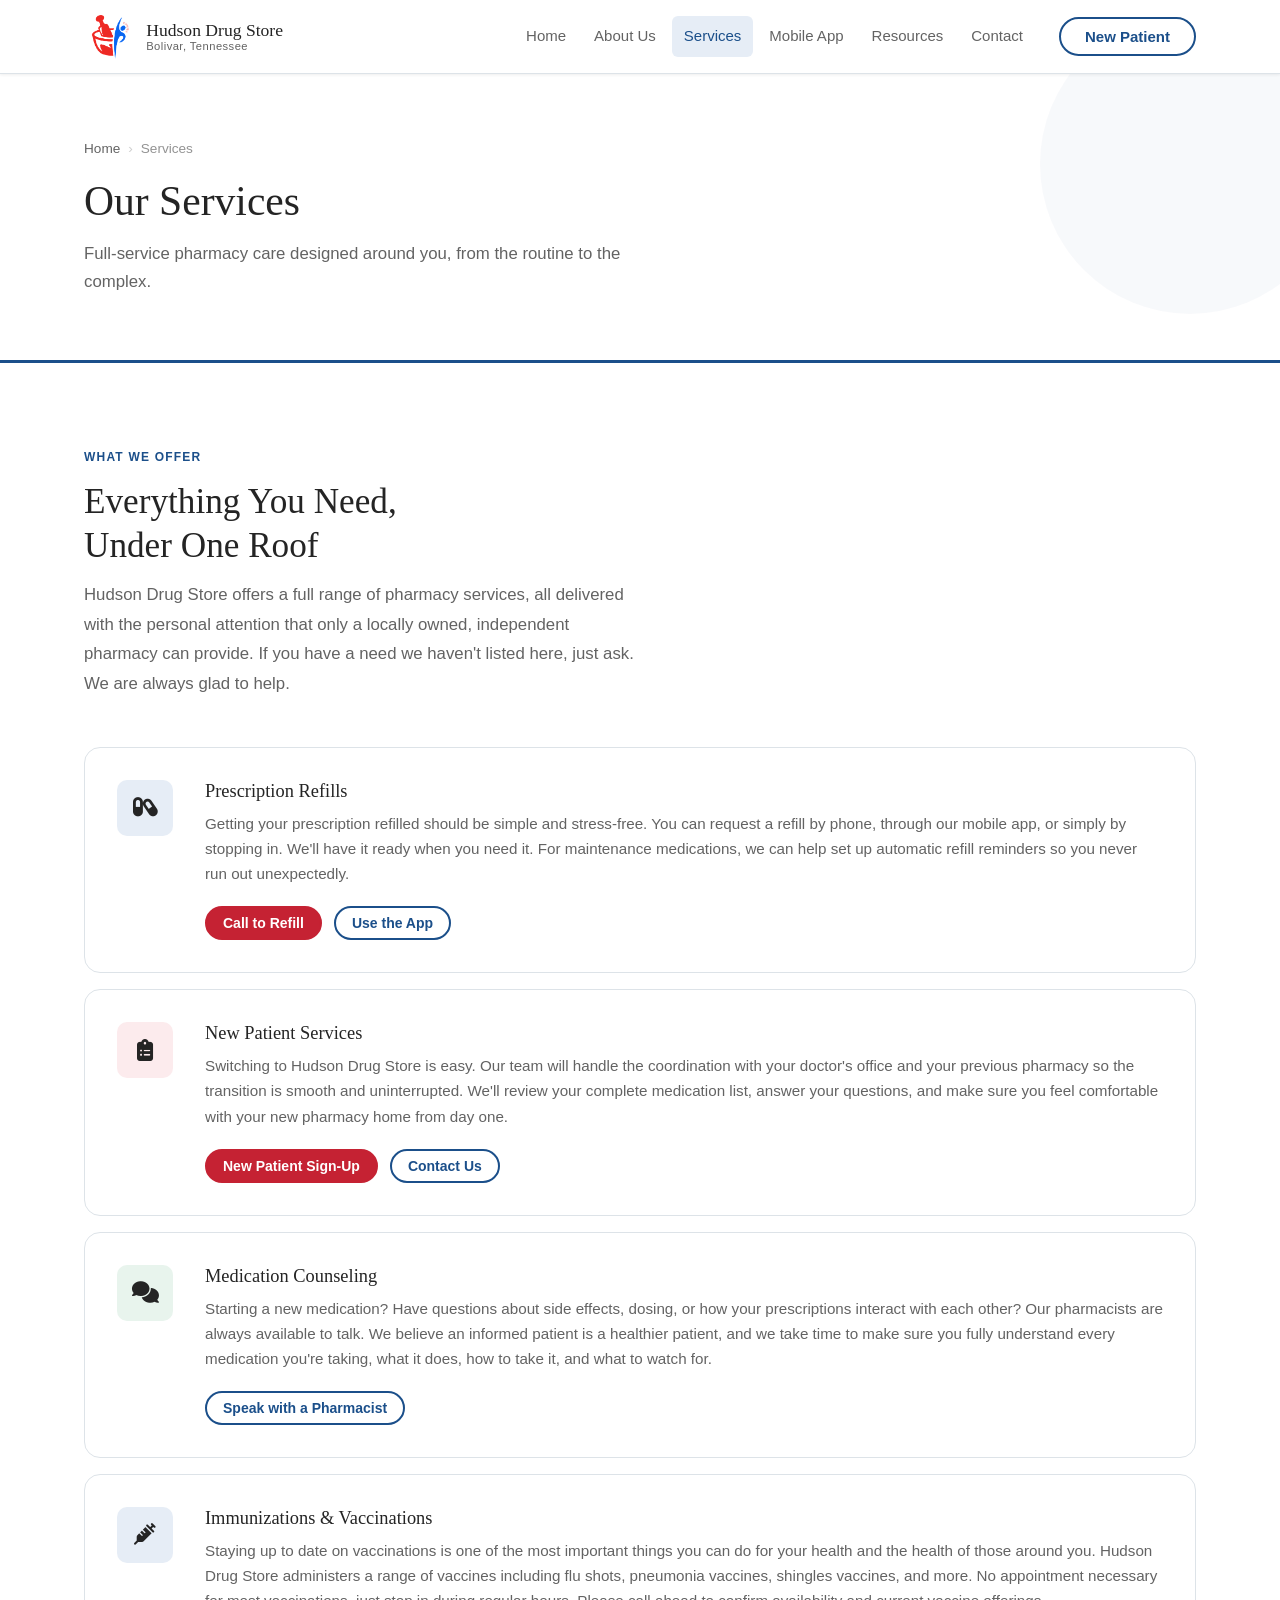
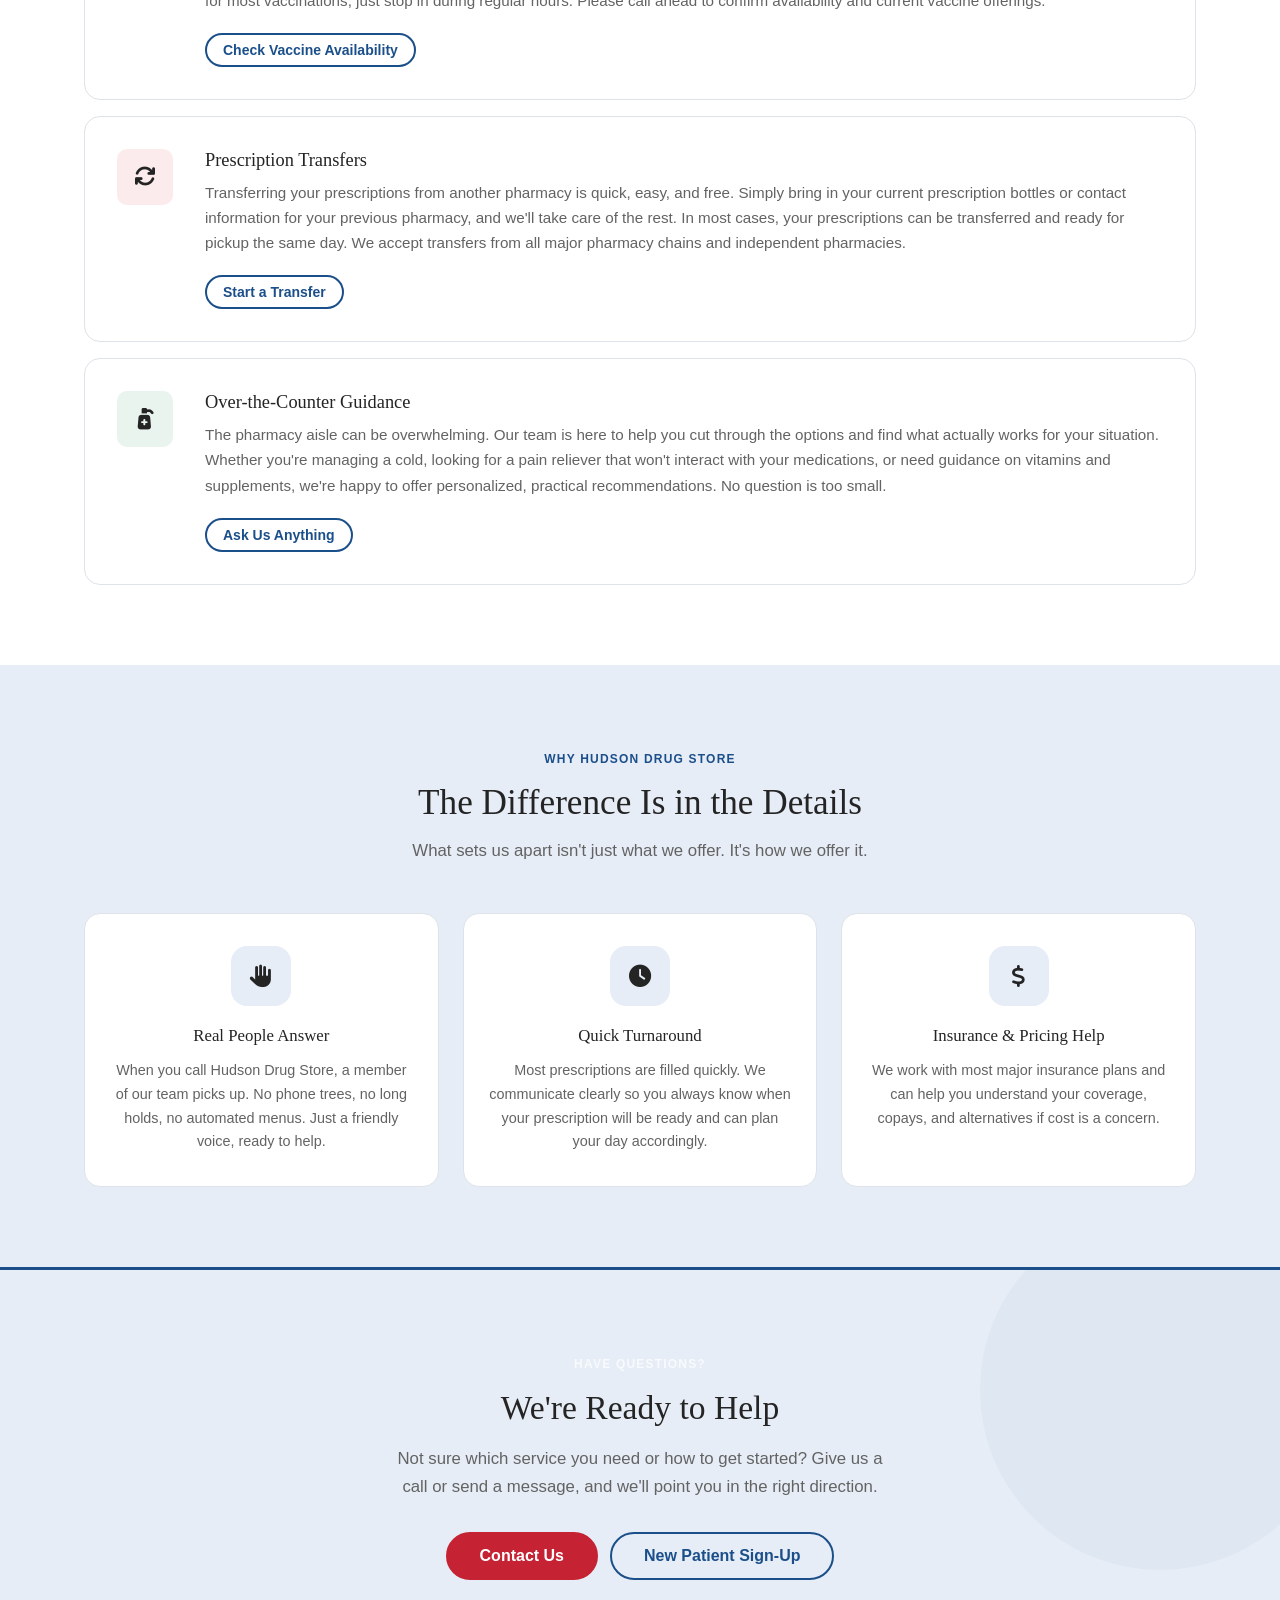
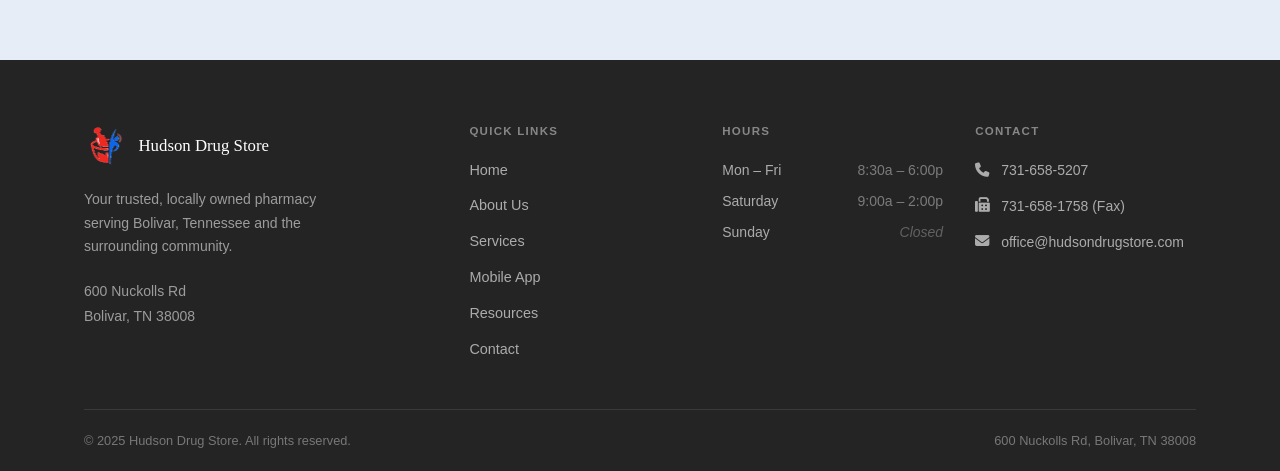
<file: services.html>
<!DOCTYPE html>
<html lang="en">
<head>
  <meta charset="UTF-8" />
  <meta name="viewport" content="width=device-width, initial-scale=1.0" />
  <meta name="description" content="Hudson Drug Store in Bolivar, TN offers prescription refills, medication counseling, immunizations, prescription transfers, and more. Personalized care from a local team." />
  <title>Services | Hudson Drug Store</title>
  <link rel="stylesheet" href="styles.css" />
  <link rel="stylesheet" href="https://cdnjs.cloudflare.com/ajax/libs/font-awesome/6.5.1/css/all.min.css" />
</head>
<body>

  <!-- ============================================================
       SITE HEADER
       ============================================================ -->
  <header class="site-header">
    <div class="container header-inner">

      <a href="index.html" class="logo" aria-label="Hudson Drug Store Home">
        <img src="assets/pharmacy-logo.png" alt="" class="logo-mark" />
        <div class="logo-text">
          <span class="logo-name">Hudson Drug Store</span>
          <span class="logo-tagline">Bolivar, Tennessee</span>
        </div>
      </a>

      <nav class="main-nav" id="main-nav" aria-label="Main navigation">
        <ul class="nav-list">
          <li><a href="index.html">Home</a></li>
          <li><a href="about.html">About Us</a></li>
          <li><a href="services.html">Services</a></li>
          <li><a href="mobile-app.html">Mobile App</a></li>
          <li><a href="resources.html">Resources</a></li>
          <li><a href="contact.html">Contact</a></li>
        </ul>
        <div class="nav-mobile-actions">
          <a href="contact.html#new-patient-request" class="btn btn-outline btn-lg">New Patient Sign-Up</a>
        </div>
      </nav>

      <div class="header-actions">
        <a href="contact.html#new-patient-request" class="btn btn-outline">New Patient</a>
      </div>

      <button
        class="mobile-menu-toggle"
        id="mobile-menu-toggle"
        aria-controls="main-nav"
        aria-expanded="false"
        aria-label="Toggle navigation menu"
      >
        <span></span>
        <span></span>
        <span></span>
      </button>

    </div>
  </header>
  <!-- END SITE HEADER -->


  <main>

    <!-- ────────────────────────────────────────────────────────
         PAGE HERO
         ──────────────────────────────────────────────────────── -->
    <section class="page-hero" aria-labelledby="page-title">
      <div class="container page-hero-inner">
        <nav class="breadcrumb" aria-label="Breadcrumb">
          <a href="index.html">Home</a>
          <span class="breadcrumb-sep" aria-hidden="true">›</span>
          <span aria-current="page">Services</span>
        </nav>
        <h1 id="page-title">Our Services</h1>
        <p>Full-service pharmacy care designed around you, from the routine to the complex.</p>
      </div>
    </section>
    <!-- END PAGE HERO -->


    <!-- ────────────────────────────────────────────────────────
         SERVICES INTRO
         ──────────────────────────────────────────────────────── -->
    <section class="section section--white" aria-labelledby="services-intro-heading">
      <div class="container">
        <div class="section-header">
          <span class="section-label">What We Offer</span>
          <h2 id="services-intro-heading">Everything You Need,<br>Under One Roof</h2>
          <p class="content-lead">
            Hudson Drug Store offers a full range of pharmacy services, all delivered with the
            personal attention that only a locally owned, independent pharmacy can provide.
            If you have a need we haven't listed here, just ask. We are always glad to help.
          </p>
        </div>

        <div class="service-list">

          <!-- Prescription Refills -->
          <article class="service-item" aria-labelledby="svc-refills">
            <div class="service-item-icon" aria-hidden="true"><i class="fa-solid fa-capsules"></i></div>
            <div class="service-item-body">
              <h3 id="svc-refills">Prescription Refills</h3>
              <p>
                Getting your prescription refilled should be simple and stress-free. You can
                request a refill by phone, through our mobile app, or simply by stopping in.
                We'll have it ready when you need it. For maintenance medications, we can help
                set up automatic refill reminders so you never run out unexpectedly.
              </p>
              <div class="btn-group">
                <a href="tel:7316585207" class="btn btn-accent btn-sm">Call to Refill</a>
                <a href="mobile-app.html" class="btn btn-outline btn-sm">Use the App</a>
              </div>
            </div>
          </article>

          <!-- New Patient Services -->
          <article class="service-item" aria-labelledby="svc-new-patients">
            <div class="service-item-icon service-item-icon--accent" aria-hidden="true"><i class="fa-solid fa-clipboard-list"></i></div>
            <div class="service-item-body">
              <h3 id="svc-new-patients">New Patient Services</h3>
              <p>
                Switching to Hudson Drug Store is easy. Our team will handle the coordination
                with your doctor's office and your previous pharmacy so the transition is
                smooth and uninterrupted. We'll review your complete medication list, answer
                your questions, and make sure you feel comfortable with your new pharmacy home
                from day one.
              </p>
              <div class="btn-group">
                <a href="contact.html#new-patient-request" class="btn btn-accent btn-sm">New Patient Sign-Up</a>
                <a href="contact.html" class="btn btn-outline btn-sm">Contact Us</a>
              </div>
            </div>
          </article>

          <!-- Medication Counseling -->
          <article class="service-item" aria-labelledby="svc-counseling">
            <div class="service-item-icon service-item-icon--green" aria-hidden="true"><i class="fa-solid fa-comments"></i></div>
            <div class="service-item-body">
              <h3 id="svc-counseling">Medication Counseling</h3>
              <p>
                Starting a new medication? Have questions about side effects, dosing, or how
                your prescriptions interact with each other? Our pharmacists are always
                available to talk. We believe an informed patient is a healthier patient, and
                we take time to make sure you fully understand every medication you're taking,
                what it does, how to take it, and what to watch for.
              </p>
              <a href="contact.html" class="btn btn-outline btn-sm">Speak with a Pharmacist</a>
            </div>
          </article>

          <!-- Immunizations -->
          <article class="service-item" aria-labelledby="svc-immunizations">
            <div class="service-item-icon" aria-hidden="true"><i class="fa-solid fa-syringe"></i></div>
            <div class="service-item-body">
              <h3 id="svc-immunizations">Immunizations &amp; Vaccinations</h3>
              <p>
                Staying up to date on vaccinations is one of the most important things you
                can do for your health and the health of those around you. Hudson Drug Store
                administers a range of vaccines including flu shots, pneumonia vaccines,
                shingles vaccines, and more. No appointment necessary for most vaccinations,
                just stop in during regular hours. Please call ahead to confirm availability
                and current vaccine offerings.
              </p>
              <a href="contact.html" class="btn btn-outline btn-sm">Check Vaccine Availability</a>
            </div>
          </article>

          <!-- Prescription Transfers -->
          <article class="service-item" aria-labelledby="svc-transfers">
            <div class="service-item-icon service-item-icon--accent" aria-hidden="true"><i class="fa-solid fa-arrows-rotate"></i></div>
            <div class="service-item-body">
              <h3 id="svc-transfers">Prescription Transfers</h3>
              <p>
                Transferring your prescriptions from another pharmacy is quick, easy, and
                free. Simply bring in your current prescription bottles or contact information
                for your previous pharmacy, and we'll take care of the rest. In most cases,
                your prescriptions can be transferred and ready for pickup the same day.
                We accept transfers from all major pharmacy chains and independent pharmacies.
              </p>
              <a href="contact.html" class="btn btn-outline btn-sm">Start a Transfer</a>
            </div>
          </article>

          <!-- Over-the-Counter Guidance -->
          <article class="service-item" aria-labelledby="svc-otc">
            <div class="service-item-icon service-item-icon--green" aria-hidden="true"><i class="fa-solid fa-pump-medical"></i></div>
            <div class="service-item-body">
              <h3 id="svc-otc">Over-the-Counter Guidance</h3>
              <p>
                The pharmacy aisle can be overwhelming. Our team is here to help you cut
                through the options and find what actually works for your situation. Whether
                you're managing a cold, looking for a pain reliever that won't interact with
                your medications, or need guidance on vitamins and supplements, we're happy
                to offer personalized, practical recommendations. No question is too small.
              </p>
              <a href="contact.html" class="btn btn-outline btn-sm">Ask Us Anything</a>
            </div>
          </article>

        </div>
      </div>
    </section>
    <!-- END SERVICES INTRO -->


    <!-- ────────────────────────────────────────────────────────
         QUICK HIGHLIGHTS
         ──────────────────────────────────────────────────────── -->
    <section class="section section--alt" aria-labelledby="highlights-heading">
      <div class="container">
        <div class="section-header section-header--center">
          <span class="section-label">Why Hudson Drug Store</span>
          <h2 id="highlights-heading">The Difference Is in the Details</h2>
          <p>What sets us apart isn't just what we offer. It's how we offer it.</p>
        </div>

        <div class="grid-3">

          <div class="feature-card">
            <div class="feature-card-icon" aria-hidden="true"><i class="fa-solid fa-hand"></i></div>
            <h3>Real People Answer</h3>
            <p>
              When you call Hudson Drug Store, a member of our team picks up. No phone trees,
              no long holds, no automated menus. Just a friendly voice, ready to help.
            </p>
          </div>

          <div class="feature-card">
            <div class="feature-card-icon" aria-hidden="true"><i class="fa-solid fa-clock"></i></div>
            <h3>Quick Turnaround</h3>
            <p>
              Most prescriptions are filled quickly. We communicate clearly so you always
              know when your prescription will be ready and can plan your day accordingly.
            </p>
          </div>

          <div class="feature-card">
            <div class="feature-card-icon" aria-hidden="true"><i class="fa-solid fa-dollar-sign"></i></div>
            <h3>Insurance &amp; Pricing Help</h3>
            <p>
              We work with most major insurance plans and can help you understand your
              coverage, copays, and alternatives if cost is a concern.
            </p>
          </div>

        </div>
      </div>
    </section>
    <!-- END QUICK HIGHLIGHTS -->


    <!-- ────────────────────────────────────────────────────────
         CTA STRIP
         ──────────────────────────────────────────────────────── -->
    <section class="cta-strip" aria-labelledby="services-cta-heading">
      <div class="container">
        <span class="section-label section-label--light">Have Questions?</span>
        <h2 id="services-cta-heading">We're Ready to Help</h2>
        <p>
          Not sure which service you need or how to get started? Give us a call or
          send a message, and we'll point you in the right direction.
        </p>
        <div class="btn-group">
          <a href="contact.html" class="btn btn-accent btn-lg">Contact Us</a>
          <a href="contact.html#new-patient-request" class="btn btn-outline btn-lg">New Patient Sign-Up</a>
        </div>
      </div>
    </section>
    <!-- END CTA STRIP -->

  </main>


  <!-- ============================================================
       SITE FOOTER
       ============================================================ -->
  <footer class="site-footer" aria-label="Site footer">
    <div class="container">
      <div class="footer-grid">

        <div class="footer-col">
          <a href="index.html" class="footer-logo" aria-label="Hudson Drug Store Home">
            <img src="assets/pharmacy-logo.png" alt="" class="footer-logo-mark" />
            <span class="footer-logo-name">Hudson Drug Store</span>
          </a>
          <p class="footer-tagline">
            Your trusted, locally owned pharmacy serving Bolivar, Tennessee
            and the surrounding community.
          </p>
          <address class="footer-address">
            600 Nuckolls Rd<br>
            Bolivar, TN 38008
          </address>
        </div>

        <div class="footer-col">
          <h4>Quick Links</h4>
          <nav class="footer-links" aria-label="Footer navigation">
            <a href="index.html">Home</a>
            <a href="about.html">About Us</a>
            <a href="services.html">Services</a>
            <a href="mobile-app.html">Mobile App</a>
            <a href="resources.html">Resources</a>
            <a href="contact.html">Contact</a>
          </nav>
        </div>

        <div class="footer-col">
          <h4>Hours</h4>
          <div class="footer-hours">
            <div class="footer-hours-row">
              <span>Mon – Fri</span>
              <span>8:30a – 6:00p</span>
            </div>
            <div class="footer-hours-row">
              <span>Saturday</span>
              <span>9:00a – 2:00p</span>
            </div>
            <div class="footer-hours-row">
              <span>Sunday</span>
              <span class="closed">Closed</span>
            </div>
          </div>
        </div>

        <div class="footer-col">
          <h4>Contact</h4>
          <div class="footer-contact-links">
            <a href="tel:7316585207" class="footer-contact-link">
              <span aria-hidden="true"><i class="fa-solid fa-phone"></i></span> 731-658-5207
            </a>
            <a href="tel:7316581758" class="footer-contact-link">
              <span aria-hidden="true"><i class="fa-solid fa-fax"></i></span> 731-658-1758 (Fax)
            </a>
            <a href="mailto:office@hudsondrugstore.com" class="footer-contact-link">
              <span aria-hidden="true"><i class="fa-solid fa-envelope"></i></span> office@hudsondrugstore.com
            </a>
          </div>
        </div>

      </div>

      <div class="footer-bottom">
        <span>&copy; 2025 Hudson Drug Store. All rights reserved.</span>
        <span>600 Nuckolls Rd, Bolivar, TN 38008</span>
      </div>
    </div>
  </footer>
  <!-- END SITE FOOTER -->


  <script src="script.js"></script>
</body>
</html>
</file>
<file: styles.css>
/* ==================================================
   Hudson Drug Store - Main Stylesheet
   styles.css
   ==================================================

   Table of Contents
   -------------------------------------------------
   1.  CSS Custom Properties
   2.  Reset & Base
   3.  Typography
   4.  Container & Layout
   5.  Buttons
   6.  Site Header & Logo
   7.  Navigation
   8.  Mobile Menu Toggle
   9.  Home Hero
   10. Quick Action Cards
   11. Welcome / Trust Section
   12. Hours Section
   13. Contact Info Strip
   14. CTA Strip
   15. Subpage Hero (Interior Pages)
   16. Content Sections (Shared)
   17. Service Items
   18. Value / Feature Cards
   19. About Page
   20. Mobile App Page
   21. Resources & FAQ Page
   22. Contact Page
   23. Contact Form
   24. Map Placeholder
   25. Site Footer
   26. Utilities
   27. Responsive - Tablet (max-width: 960px)
   28. Responsive - Mobile (max-width: 640px)
   ================================================== */


/* ─── 1. CSS Custom Properties ─────────────────────────────── */

:root {
  /* Brand colors */
  --clr-primary:         #1B4F8A;
  --clr-primary-dark:    #153E6E;
  --clr-primary-darker:  #0E2A4D;
  --clr-primary-light:   #E6EDF6;

  --clr-accent:          #C52233;
  --clr-accent-dark:     #A41C2B;
  --clr-accent-light:    #FCEBED;

  --clr-green:           #3A7855;
  --clr-green-light:     #E8F4ED;

  /* Neutrals */
  --clr-text:            #242424;
  --clr-text-muted:      #636363;
  --clr-text-light:      #939393;
  --clr-bg:              #FFFFFF;
  --clr-bg-alt:          #E6EDF6;
  --clr-white:           #FFFFFF;
  --clr-border:          #DDE3E8;
  --clr-border-dark:     #C5CDD4;

  /* Spacing scale */
  --sp-1:   0.25rem;
  --sp-2:   0.5rem;
  --sp-3:   0.75rem;
  --sp-4:   1rem;
  --sp-5:   1.25rem;
  --sp-6:   1.5rem;
  --sp-8:   2rem;
  --sp-10:  2.5rem;
  --sp-12:  3rem;
  --sp-16:  4rem;
  --sp-20:  5rem;
  --sp-24:  6rem;

  /* Border radius */
  --r-xs:   4px;
  --r-sm:   6px;
  --r:      10px;
  --r-lg:   16px;
  --r-xl:   24px;
  --r-full: 9999px;

  /* Shadows */
  --sh-xs: 0 1px 3px rgba(0, 0, 0, 0.07);
  --sh-sm: 0 2px 8px rgba(0, 0, 0, 0.09);
  --sh:    0 4px 16px rgba(0, 0, 0, 0.11);
  --sh-md: 0 8px 24px rgba(0, 0, 0, 0.13);
  --sh-lg: 0 16px 48px rgba(0, 0, 0, 0.15);

  /* Typography */
  --font-body:  -apple-system, BlinkMacSystemFont, 'Segoe UI', Roboto,
                Oxygen-Sans, Ubuntu, Cantarell, 'Helvetica Neue', sans-serif;
  --font-serif: Georgia, 'Palatino Linotype', 'Book Antiqua', Palatino, serif;

  /* Layout */
  --max-w:  1160px;
  --hdr-h:  74px;

  /* Transitions */
  --tr:      0.18s ease;
  --tr-slow: 0.30s ease;
}


/* ─── 2. Reset & Base ───────────────────────────────────────── */

*,
*::before,
*::after {
  box-sizing: border-box;
  margin: 0;
  padding: 0;
}

html {
  scroll-behavior: smooth;
  -webkit-text-size-adjust: 100%;
}

body {
  font-family: var(--font-body);
  font-size: 1rem;
  line-height: 1.65;
  color: var(--clr-text);
  background-color: var(--clr-bg);
  -webkit-font-smoothing: antialiased;
  -moz-osx-font-smoothing: grayscale;
}

body.nav-is-open {
  overflow: hidden;
}

img {
  max-width: 100%;
  height: auto;
  display: block;
}

a {
  color: var(--clr-primary);
  text-decoration: none;
  transition: color var(--tr);
}

a:hover {
  color: var(--clr-primary-dark);
}

ul,
ol {
  list-style: none;
}

table {
  border-collapse: collapse;
  width: 100%;
}

input,
textarea,
select,
button {
  font-family: inherit;
  font-size: inherit;
}


/* ─── 3. Typography ─────────────────────────────────────────── */

h1,
h2,
h3,
h4,
h5,
h6 {
  font-family: var(--font-serif);
  line-height: 1.25;
  color: var(--clr-text);
  font-weight: normal;
}

h1 { font-size: clamp(2rem, 5vw, 3rem); }
h2 { font-size: clamp(1.6rem, 3.5vw, 2.2rem); }
h3 { font-size: clamp(1.15rem, 2.5vw, 1.5rem); }
h4 { font-size: 1rem;      font-family: var(--font-body); font-weight: 700; }
h5 { font-size: 0.9375rem; font-family: var(--font-body); font-weight: 700; }

p {
  margin-bottom: var(--sp-4);
  color: var(--clr-text-muted);
  max-width: 68ch;
}

p:last-child {
  margin-bottom: 0;
}

strong {
  color: var(--clr-text);
  font-weight: 600;
}

/* Eyebrow / section labels */
.section-label {
  display: inline-block;
  font-family: var(--font-body);
  font-size: 0.75rem;
  font-weight: 700;
  letter-spacing: 0.1em;
  text-transform: uppercase;
  color: var(--clr-primary);
  margin-bottom: var(--sp-3);
}

.section-label--accent {
  color: var(--clr-accent);
}

.section-label--light {
  color: rgba(255, 255, 255, 0.70);
}


/* ─── 4. Container & Layout ─────────────────────────────────── */

.container {
  width: 100%;
  max-width: var(--max-w);
  margin-left: auto;
  margin-right: auto;
  padding-left: var(--sp-6);
  padding-right: var(--sp-6);
}

.section {
  padding-top: var(--sp-20);
  padding-bottom: var(--sp-20);
}

.section--sm {
  padding-top: var(--sp-12);
  padding-bottom: var(--sp-12);
}

.section--lg {
  padding-top: var(--sp-24);
  padding-bottom: var(--sp-24);
}

.section--alt   { background-color: var(--clr-bg-alt); }
.section--white { background-color: var(--clr-white); }
.section--primary { background-color: var(--clr-primary-light); color: var(--clr-text); }
.section--dark    { background-color: #242424; color: var(--clr-white); }

.section-header {
  margin-bottom: var(--sp-12);
}

.section-header h2 {
  margin-bottom: var(--sp-3);
}

.section-header p {
  font-size: 1.05rem;
  max-width: 60ch;
}

.section-header--center {
  text-align: center;
}

.section-header--center p {
  margin-left: auto;
  margin-right: auto;
}

/* Grid helpers */
.grid-2 {
  display: grid;
  grid-template-columns: 1fr 1fr;
  gap: var(--sp-8);
  align-items: start;
}

.grid-3 {
  display: grid;
  grid-template-columns: repeat(3, 1fr);
  gap: var(--sp-6);
}

.grid-4 {
  display: grid;
  grid-template-columns: repeat(4, 1fr);
  gap: var(--sp-6);
}


/* ─── 5. Buttons ────────────────────────────────────────────── */

.btn {
  display: inline-flex;
  align-items: center;
  justify-content: center;
  gap: var(--sp-2);
  padding: 0.625rem var(--sp-6);
  border: 2px solid transparent;
  border-radius: var(--r-full);
  font-family: var(--font-body);
  font-size: 0.9375rem;
  font-weight: 600;
  line-height: 1;
  cursor: pointer;
  text-decoration: none;
  white-space: nowrap;
  transition: background-color var(--tr), color var(--tr),
              border-color var(--tr), transform var(--tr), box-shadow var(--tr);
  -webkit-user-select: none;
  user-select: none;
}

.btn:focus-visible {
  outline: 3px solid var(--clr-accent);
  outline-offset: 3px;
}

.btn:active {
  transform: translateY(1px);
}

/* Primary - teal fill */
.btn-primary {
  background-color: var(--clr-primary);
  border-color: var(--clr-primary);
  color: var(--clr-white);
}

.btn-primary:hover {
  background-color: var(--clr-primary-dark);
  border-color: var(--clr-primary-dark);
  color: var(--clr-white);
  box-shadow: var(--sh-sm);
}

/* Accent - orange fill (main CTA) */
.btn-accent {
  background-color: var(--clr-accent);
  border-color: var(--clr-accent);
  color: var(--clr-white);
}

.btn-accent:hover {
  background-color: var(--clr-accent-dark);
  border-color: var(--clr-accent-dark);
  color: var(--clr-white);
  box-shadow: var(--sh-sm);
}

/* Outline - teal border on light background */
.btn-outline {
  background-color: transparent;
  border-color: var(--clr-primary);
  color: var(--clr-primary);
}

.btn-outline:hover {
  background-color: var(--clr-primary);
  color: var(--clr-white);
}

/* Outline white - white border on dark background */
.btn-outline-white {
  background-color: transparent;
  border-color: rgba(255, 255, 255, 0.70);
  color: var(--clr-white);
}

.btn-outline-white:hover {
  background-color: var(--clr-white);
  border-color: var(--clr-white);
  color: var(--clr-primary-dark);
}

/* Green - used for the TennCare Diaper Benefit callout */
.btn-green {
  background-color: var(--clr-green);
  border-color: var(--clr-green);
  color: var(--clr-white);
}

.btn-green:hover {
  background-color: #2E6044;
  border-color: #2E6044;
  color: var(--clr-white);
  box-shadow: var(--sh-sm);
}

/* Ghost */
.btn-ghost {
  background-color: transparent;
  border-color: transparent;
  color: var(--clr-primary);
  padding-left: var(--sp-3);
  padding-right: var(--sp-3);
}

.btn-ghost:hover {
  background-color: var(--clr-primary-light);
  color: var(--clr-primary-dark);
}

/* Sizes */
.btn-sm {
  padding: var(--sp-2) var(--sp-4);
  font-size: 0.875rem;
}

.btn-lg {
  padding: 0.875rem var(--sp-8);
  font-size: 1rem;
}

/* Button group */
.btn-group {
  display: flex;
  flex-wrap: wrap;
  gap: var(--sp-3);
  align-items: center;
}


/* ─── 6. Site Header & Logo ─────────────────────────────────── */

.site-header {
  position: sticky;
  top: 0;
  left: 0;
  right: 0;
  z-index: 100;
  height: var(--hdr-h);
  background-color: var(--clr-white);
  border-bottom: 1px solid var(--clr-border);
  box-shadow: var(--sh-xs);
}

.header-inner {
  display: flex;
  align-items: center;
  gap: var(--sp-6);
  height: 100%;
}

.logo {
  display: flex;
  align-items: center;
  gap: var(--sp-3);
  text-decoration: none;
  flex-shrink: 0;
}

.logo-mark {
  width: auto;
  height: 52px;
  object-fit: contain;
  display: block;
  flex-shrink: 0;
  transition: opacity var(--tr);
}

.logo:hover .logo-mark {
  opacity: 0.85;
}

.logo-text {
  display: flex;
  flex-direction: column;
  line-height: 1.15;
}

.logo-name {
  font-family: var(--font-serif);
  font-size: 1.1rem;
  color: var(--clr-text);
  font-weight: normal;
  transition: color var(--tr);
}

.logo-tagline {
  font-size: 0.7rem;
  color: var(--clr-text-muted);
  letter-spacing: 0.04em;
}

.logo:hover .logo-name {
  color: var(--clr-primary);
}


/* ─── 7. Navigation ─────────────────────────────────────────── */

.main-nav {
  margin-left: auto;
}

.nav-list {
  display: flex;
  align-items: center;
  gap: var(--sp-1);
}

.nav-list a {
  display: block;
  padding: var(--sp-2) var(--sp-3);
  font-size: 0.9375rem;
  font-weight: 500;
  color: var(--clr-text-muted);
  border-radius: var(--r-sm);
  text-decoration: none;
  transition: color var(--tr), background-color var(--tr);
}

.nav-list a:hover,
.nav-list a.active {
  color: var(--clr-primary);
  background-color: var(--clr-primary-light);
}

.header-actions {
  display: flex;
  align-items: center;
  gap: var(--sp-3);
  flex-shrink: 0;
}

/* Mobile actions shown inside the open nav panel */
.nav-mobile-actions {
  display: none;
}


/* ─── 8. Mobile Menu Toggle ─────────────────────────────────── */

.mobile-menu-toggle {
  display: none;
  flex-direction: column;
  justify-content: center;
  gap: 5px;
  width: 40px;
  height: 40px;
  background: none;
  border: none;
  border-radius: var(--r-sm);
  cursor: pointer;
  padding: var(--sp-2);
  margin-left: auto;
  flex-shrink: 0;
  transition: background-color var(--tr);
}

.mobile-menu-toggle:hover {
  background-color: var(--clr-primary-light);
}

.mobile-menu-toggle span {
  display: block;
  width: 100%;
  height: 2px;
  background-color: var(--clr-text);
  border-radius: 2px;
  transition: transform var(--tr), opacity var(--tr);
  transform-origin: center;
}

.mobile-menu-toggle.is-active span:nth-child(1) {
  transform: translateY(7px) rotate(45deg);
}

.mobile-menu-toggle.is-active span:nth-child(2) {
  opacity: 0;
  transform: scaleX(0);
}

.mobile-menu-toggle.is-active span:nth-child(3) {
  transform: translateY(-7px) rotate(-45deg);
}


/* ─── 9. Home Hero ──────────────────────────────────────────── */

.hero {
  background: var(--clr-white);
  color: var(--clr-text);
  padding: var(--sp-24) 0;
  position: relative;
  overflow: hidden;
  border-bottom: 3px solid var(--clr-primary);
}

/* Decorative background shapes */
.hero::before {
  content: '';
  position: absolute;
  top: -80px;
  right: -80px;
  width: 440px;
  height: 440px;
  background: rgba(27, 79, 138, 0.03);
  border-radius: 50%;
  pointer-events: none;
}

.hero::after {
  content: '';
  position: absolute;
  bottom: -100px;
  left: 8%;
  width: 320px;
  height: 320px;
  background: rgba(27, 79, 138, 0.03);
  border-radius: 50%;
  pointer-events: none;
}

.hero-inner {
  position: relative;
  z-index: 1;
  max-width: 720px;
}

.hero-badge {
  display: inline-flex;
  align-items: center;
  gap: var(--sp-2);
  background: var(--clr-primary-light);
  border: 1px solid var(--clr-border);
  border-radius: var(--r-full);
  padding: var(--sp-2) var(--sp-4);
  font-size: 0.78rem;
  font-weight: 700;
  letter-spacing: 0.07em;
  text-transform: uppercase;
  color: var(--clr-primary);
  margin-bottom: var(--sp-5);
}

.hero-badge-dot {
  width: 7px;
  height: 7px;
  background-color: var(--clr-primary);
  border-radius: 50%;
  display: inline-block;
  flex-shrink: 0;
}

.hero h1 {
  color: var(--clr-text);
  margin-bottom: var(--sp-5);
  font-size: clamp(2.1rem, 5vw, 3.25rem);
  line-height: 1.18;
}

.hero-sub {
  font-size: 1.1rem;
  color: var(--clr-text-muted);
  max-width: 55ch;
  line-height: 1.75;
  margin-bottom: var(--sp-8);
}

.hero-actions {
  display: flex;
  flex-wrap: wrap;
  gap: var(--sp-3);
  align-items: center;
  margin-bottom: var(--sp-8);
}

.hero-note {
  font-size: 0.875rem;
  color: var(--clr-text-light);
  border-top: 1px solid var(--clr-border);
  padding-top: var(--sp-5);
}

.hero-note strong {
  color: var(--clr-text-muted);
}


/* ─── 10. Quick Action Cards ────────────────────────────────── */

.action-cards {
  display: grid;
  grid-template-columns: repeat(3, 1fr);
  gap: var(--sp-5);
}

.action-card {
  background-color: var(--clr-white);
  border-radius: var(--r-lg);
  box-shadow: var(--sh);
  padding: var(--sp-8) var(--sp-6);
  text-align: center;
  text-decoration: none;
  color: var(--clr-text);
  border: 1px solid var(--clr-border);
  display: flex;
  flex-direction: column;
  align-items: center;
  gap: var(--sp-3);
  transition: transform var(--tr-slow), box-shadow var(--tr-slow), border-color var(--tr);
}

.action-card:hover {
  transform: translateY(-5px);
  box-shadow: var(--sh-lg);
  border-color: var(--clr-primary);
  color: var(--clr-text);
}

.action-card-icon {
  width: 56px;
  height: 56px;
  border-radius: var(--r);
  display: flex;
  align-items: center;
  justify-content: center;
  font-size: 1.4rem;
  flex-shrink: 0;
}

.action-card-icon--primary { background-color: var(--clr-primary-light); color: var(--clr-primary); }
.action-card-icon--accent  { background-color: var(--clr-accent-light);  color: var(--clr-accent); }
.action-card-icon--green   { background-color: var(--clr-green-light);   color: var(--clr-green); }

.action-card h3 {
  font-family: var(--font-body);
  font-size: 0.9375rem;
  font-weight: 700;
  color: var(--clr-text);
  line-height: 1.3;
}

.action-card p {
  font-size: 0.875rem;
  color: var(--clr-text-muted);
  margin: 0;
  max-width: none;
  line-height: 1.55;
}

.action-card-arrow {
  font-size: 1rem;
  color: var(--clr-primary);
  font-weight: 700;
  margin-top: var(--sp-1);
}


/* ─── 11. Welcome / Trust Section ───────────────────────────── */

.welcome-grid {
  display: grid;
  grid-template-columns: 1fr 1fr;
  gap: var(--sp-12);
  align-items: start;
}

.welcome-text h2 {
  margin-bottom: var(--sp-5);
}

.trust-points {
  display: flex;
  flex-direction: column;
  gap: var(--sp-6);
}

.trust-point {
  display: flex;
  gap: var(--sp-4);
  align-items: flex-start;
}

.trust-point-icon {
  width: 44px;
  height: 44px;
  flex-shrink: 0;
  background-color: var(--clr-primary-light);
  border-radius: var(--r);
  display: flex;
  align-items: center;
  justify-content: center;
  font-size: 1.15rem;
}

.trust-point-body h4 {
  margin-bottom: var(--sp-1);
}

.trust-point-body p {
  font-size: 0.9rem;
  margin: 0;
  max-width: none;
}


/* ─── 12. Hours Section ─────────────────────────────────────── */

.hours-grid {
  display: grid;
  grid-template-columns: 1fr 1fr;
  gap: var(--sp-12);
  align-items: start;
}

.hours-info h2 {
  margin-bottom: var(--sp-5);
}

.hours-table-wrap {
  overflow-x: auto;
}

.hours-table {
  width: 100%;
  border-radius: var(--r);
  overflow: hidden;
  box-shadow: var(--sh-sm);
  background-color: var(--clr-white);
}

.hours-table tr {
  border-bottom: 1px solid var(--clr-border);
}

.hours-table tr:last-child {
  border-bottom: none;
}

.hours-table td {
  padding: var(--sp-4) var(--sp-5);
  font-size: 0.9375rem;
}

.hours-table td:first-child {
  font-weight: 600;
  color: var(--clr-text);
  width: 50%;
}

.hours-table td:last-child {
  color: var(--clr-text-muted);
  text-align: right;
}

.hours-closed {
  color: var(--clr-text-light) !important;
  font-style: italic;
}

.hours-contact-links {
  display: flex;
  flex-direction: column;
  gap: var(--sp-3);
  margin-top: var(--sp-6);
}

.hours-contact-link {
  display: flex;
  align-items: center;
  gap: var(--sp-3);
  font-size: 0.9375rem;
  font-weight: 500;
  color: var(--clr-text);
  text-decoration: none;
  padding: var(--sp-3) var(--sp-4);
  background-color: var(--clr-white);
  border-radius: var(--r);
  border: 1px solid var(--clr-border);
  transition: border-color var(--tr), box-shadow var(--tr), color var(--tr);
}

.hours-contact-link:hover {
  border-color: var(--clr-primary);
  box-shadow: var(--sh-sm);
  color: var(--clr-primary);
}

.hours-contact-link span {
  font-size: 1rem;
}


/* ─── 13. Contact Info Strip ────────────────────────────────── */

.contact-strip {
  background-color: var(--clr-white);
  border-top: 1px solid var(--clr-border);
  border-bottom: 1px solid var(--clr-border);
}

.contact-strip-inner {
  display: flex;
  align-items: center;
  justify-content: space-between;
  gap: var(--sp-6);
  flex-wrap: wrap;
  padding: var(--sp-8) 0;
}

.contact-strip-item {
  display: flex;
  align-items: center;
  gap: var(--sp-3);
  font-size: 0.9375rem;
}

.contact-strip-icon {
  width: 38px;
  height: 38px;
  background-color: var(--clr-primary-light);
  border-radius: var(--r);
  display: flex;
  align-items: center;
  justify-content: center;
  font-size: 0.95rem;
  flex-shrink: 0;
}

.contact-strip-item strong {
  display: block;
  font-size: 0.72rem;
  text-transform: uppercase;
  letter-spacing: 0.06em;
  color: var(--clr-text-light);
  margin-bottom: 2px;
  font-weight: 700;
}

.contact-strip-item a,
.contact-strip-item span {
  color: var(--clr-text);
  font-weight: 500;
}

.contact-strip-item a:hover {
  color: var(--clr-primary);
}


/* ─── 14. CTA Strip ─────────────────────────────────────────── */

.cta-strip {
  background: var(--clr-primary-light);
  color: var(--clr-text);
  padding: var(--sp-20) 0;
  text-align: center;
  position: relative;
  overflow: hidden;
  border-top: 3px solid var(--clr-primary);
}

.cta-strip::before {
  content: '';
  position: absolute;
  top: -60px;
  right: -60px;
  width: 360px;
  height: 360px;
  background: rgba(27, 79, 138, 0.03);
  border-radius: 50%;
  pointer-events: none;
}

.cta-strip h2 {
  color: var(--clr-text);
  margin-bottom: var(--sp-4);
  font-size: clamp(1.5rem, 3.5vw, 2.1rem);
  position: relative;
  z-index: 1;
}

.cta-strip p {
  color: var(--clr-text-muted);
  max-width: 54ch;
  margin-left: auto;
  margin-right: auto;
  margin-bottom: var(--sp-8);
  font-size: 1.05rem;
  position: relative;
  z-index: 1;
}

.cta-strip .btn-group {
  justify-content: center;
  position: relative;
  z-index: 1;
}


/* ─── 15. Subpage Hero ──────────────────────────────────────── */

.page-hero {
  background: var(--clr-white);
  color: var(--clr-text);
  padding: var(--sp-16) 0;
  position: relative;
  overflow: hidden;
  border-bottom: 3px solid var(--clr-primary);
}

.page-hero::before {
  content: '';
  position: absolute;
  top: -60px;
  right: -60px;
  width: 300px;
  height: 300px;
  background: rgba(27, 79, 138, 0.03);
  border-radius: 50%;
  pointer-events: none;
}

.page-hero-inner {
  position: relative;
  z-index: 1;
}

.page-hero h1 {
  color: var(--clr-text);
  margin-bottom: var(--sp-3);
  font-size: clamp(1.8rem, 4vw, 2.6rem);
}

.page-hero p {
  color: var(--clr-text-muted);
  font-size: 1.05rem;
  max-width: 58ch;
  margin: 0;
}

.breadcrumb {
  display: flex;
  align-items: center;
  gap: var(--sp-2);
  font-size: 0.85rem;
  color: var(--clr-text-light);
  margin-bottom: var(--sp-4);
}

.breadcrumb a {
  color: var(--clr-text-muted);
  text-decoration: none;
  transition: color var(--tr);
}

.breadcrumb a:hover {
  color: var(--clr-primary);
}

.breadcrumb-sep {
  opacity: 0.45;
}


/* ─── 16. Content Sections (Shared) ────────────────────────── */

.prose p {
  max-width: none;
  font-size: 1.0125rem;
  line-height: 1.78;
  color: var(--clr-text-muted);
  margin-bottom: var(--sp-5);
}

.content-lead {
  font-size: 1.15rem;
  color: var(--clr-text-muted);
  line-height: 1.78;
  max-width: 72ch;
  margin-bottom: var(--sp-6);
}


/* ─── 17. Service Items ─────────────────────────────────────── */

.service-list {
  display: flex;
  flex-direction: column;
  gap: var(--sp-4);
}

.service-item {
  display: grid;
  grid-template-columns: 64px 1fr;
  gap: var(--sp-6);
  align-items: start;
  background-color: var(--clr-white);
  border-radius: var(--r-lg);
  border: 1px solid var(--clr-border);
  padding: var(--sp-8);
  transition: border-color var(--tr), box-shadow var(--tr);
}

.service-item:hover {
  border-color: var(--clr-primary);
  box-shadow: var(--sh);
}

.service-item-icon {
  width: 56px;
  height: 56px;
  background-color: var(--clr-primary-light);
  border-radius: var(--r);
  display: flex;
  align-items: center;
  justify-content: center;
  font-size: 1.35rem;
  flex-shrink: 0;
}

.service-item-icon--accent { background-color: var(--clr-accent-light); }
.service-item-icon--green  { background-color: var(--clr-green-light);  }

.service-item-body h3 {
  font-size: 1.15rem;
  margin-bottom: var(--sp-2);
}

.service-item-body p {
  font-size: 0.95rem;
  max-width: none;
  margin-bottom: var(--sp-5);
}

.service-item-body .btn {
  font-size: 0.875rem;
  padding: 0.5rem var(--sp-4);
}


/* ─── 18. Value / Feature Cards ─────────────────────────────── */

.feature-card {
  background-color: var(--clr-white);
  border-radius: var(--r-lg);
  border: 1px solid var(--clr-border);
  padding: var(--sp-8) var(--sp-6);
  text-align: center;
  transition: transform var(--tr-slow), box-shadow var(--tr-slow);
}

.feature-card:hover {
  transform: translateY(-4px);
  box-shadow: var(--sh);
}

.feature-card-icon {
  width: 60px;
  height: 60px;
  margin: 0 auto var(--sp-5);
  background-color: var(--clr-primary-light);
  border-radius: var(--r-lg);
  display: flex;
  align-items: center;
  justify-content: center;
  font-size: 1.4rem;
}

.feature-card h3 {
  font-size: 1.05rem;
  margin-bottom: var(--sp-3);
}

.feature-card p {
  font-size: 0.9rem;
  margin: 0;
  max-width: none;
}


/* ─── 19. About Page ────────────────────────────────────────── */

.story-grid {
  display: grid;
  grid-template-columns: 1fr 1fr;
  gap: var(--sp-16);
  align-items: start;
}

.story-callout {
  background-color: var(--clr-primary-light);
  border-left: 4px solid var(--clr-primary);
  border-radius: 0 var(--r) var(--r) 0;
  padding: var(--sp-6) var(--sp-8);
  margin-top: var(--sp-6);
}

.story-callout p {
  font-size: 1rem;
  color: var(--clr-primary-dark);
  margin: 0;
  max-width: none;
  font-style: italic;
  line-height: 1.75;
}

.story-aside {
  background-color: var(--clr-white);
  border-radius: var(--r-lg);
  border: 1px solid var(--clr-border);
  padding: var(--sp-8);
  box-shadow: var(--sh-sm);
}

.story-aside h3 {
  font-size: 1.2rem;
  margin-bottom: var(--sp-6);
}

.aside-list {
  display: flex;
  flex-direction: column;
  gap: var(--sp-4);
}

.aside-list-item {
  display: flex;
  align-items: flex-start;
  gap: var(--sp-3);
  font-size: 0.9375rem;
  color: var(--clr-text-muted);
  line-height: 1.6;
}

.aside-list-item::before {
  content: '\f00c';
  font-family: 'Font Awesome 6 Free';
  font-weight: 900;
  color: var(--clr-green);
  flex-shrink: 0;
  font-size: 0.9rem;
  margin-top: 2px;
}

.value-cards {
  display: grid;
  grid-template-columns: repeat(3, 1fr);
  gap: var(--sp-5);
}

.value-card {
  background-color: var(--clr-white);
  border-radius: var(--r-lg);
  border: 1px solid var(--clr-border);
  padding: var(--sp-8) var(--sp-6);
  transition: border-color var(--tr), box-shadow var(--tr);
}

.value-card:hover {
  border-color: var(--clr-primary);
  box-shadow: var(--sh-sm);
}

.value-card-icon {
  font-size: 1.75rem;
  margin-bottom: var(--sp-4);
  display: block;
  line-height: 1;
}

.value-card h3 {
  font-family: var(--font-body);
  font-size: 1rem;
  font-weight: 700;
  margin-bottom: var(--sp-3);
}

.value-card p {
  font-size: 0.9rem;
  margin: 0;
  max-width: none;
  line-height: 1.65;
}


/* ─── 20. Mobile App Page ───────────────────────────────────── */

.app-intro-grid {
  display: grid;
  grid-template-columns: 1fr 1.1fr;
  gap: var(--sp-12);
  align-items: center;
}

.app-visual {
  background: linear-gradient(
    145deg,
    var(--clr-primary-light) 0%,
    var(--clr-bg-alt) 100%
  );
  border-radius: var(--r-xl);
  border: 1px solid var(--clr-border);
  aspect-ratio: 9 / 14;
  max-height: 500px;
  display: flex;
  flex-direction: column;
  align-items: center;
  justify-content: center;
  gap: var(--sp-4);
  box-shadow: var(--sh-md);
}

.app-visual-icon {
  font-size: 4rem;
  line-height: 1;
}

.app-visual-label {
  font-size: 0.9rem;
  color: var(--clr-text-muted);
  text-align: center;
  max-width: 18ch;
  margin: 0;
  line-height: 1.55;
}

.app-intro-text h2 {
  margin-bottom: var(--sp-4);
}

.app-intro-text p {
  max-width: none;
}

.app-store-buttons {
  display: flex;
  flex-wrap: wrap;
  gap: var(--sp-3);
  margin-top: var(--sp-6);
}

.app-store-btn {
  display: flex;
  align-items: center;
  gap: var(--sp-3);
  padding: var(--sp-3) var(--sp-5);
  background-color: var(--clr-text);
  color: var(--clr-white);
  border-radius: var(--r);
  text-decoration: none;
  min-width: 180px;
  transition: background-color var(--tr), transform var(--tr);
}

.app-store-btn:hover {
  background-color: #242424;
  color: var(--clr-white);
  transform: translateY(-2px);
}

.app-store-btn-icon {
  font-size: 1.4rem;
  flex-shrink: 0;
  line-height: 1;
}

.app-store-btn-text {
  display: flex;
  flex-direction: column;
  line-height: 1.2;
}

.app-store-btn-text small {
  font-size: 0.63rem;
  opacity: 0.72;
  text-transform: uppercase;
  letter-spacing: 0.04em;
}

.app-store-btn-text strong {
  font-size: 0.9375rem;
  color: var(--clr-white);
  font-weight: 600;
}

.app-features-grid {
  display: grid;
  grid-template-columns: repeat(3, 1fr);
  gap: var(--sp-5);
}

.app-feature-item {
  background-color: var(--clr-white);
  border: 1px solid var(--clr-border);
  border-radius: var(--r-lg);
  padding: var(--sp-6);
  transition: border-color var(--tr), transform var(--tr-slow);
}

.app-feature-item:hover {
  border-color: var(--clr-primary);
  transform: translateY(-3px);
}

.app-feature-icon {
  font-size: 1.6rem;
  margin-bottom: var(--sp-4);
  display: block;
  line-height: 1;
}

.app-feature-item h4 {
  margin-bottom: var(--sp-2);
}

.app-feature-item p {
  font-size: 0.875rem;
  margin: 0;
  max-width: none;
}

.how-it-works {
  display: flex;
  flex-direction: column;
  gap: var(--sp-6);
}

.how-step {
  display: flex;
  gap: var(--sp-5);
  align-items: flex-start;
}

.how-step-num {
  width: 44px;
  height: 44px;
  flex-shrink: 0;
  background-color: var(--clr-primary);
  color: var(--clr-white);
  border-radius: 50%;
  display: flex;
  align-items: center;
  justify-content: center;
  font-weight: 700;
  font-size: 1rem;
  font-family: var(--font-body);
}

.how-step-body h4 {
  margin-bottom: var(--sp-1);
  font-size: 1rem;
}

.how-step-body p {
  font-size: 0.9rem;
  margin: 0;
  max-width: none;
}


/* ─── 21. Resources & FAQ Page ──────────────────────────────── */

.faq-list {
  display: flex;
  flex-direction: column;
  gap: var(--sp-3);
}

.faq-item {
  background-color: var(--clr-white);
  border: 1px solid var(--clr-border);
  border-radius: var(--r);
  overflow: hidden;
  transition: border-color var(--tr);
}

.faq-item:hover,
.faq-item.faq-open {
  border-color: var(--clr-primary);
}

.faq-question {
  display: flex;
  align-items: center;
  justify-content: space-between;
  gap: var(--sp-4);
  padding: var(--sp-5) var(--sp-6);
  cursor: pointer;
  font-weight: 600;
  font-size: 0.9375rem;
  color: var(--clr-text);
  background: none;
  border: none;
  width: 100%;
  text-align: left;
  transition: color var(--tr);
}

.faq-question:hover {
  color: var(--clr-primary);
}

.faq-toggle {
  font-size: 1.4rem;
  flex-shrink: 0;
  color: var(--clr-primary);
  font-weight: 300;
  line-height: 1;
  user-select: none;
  transition: transform var(--tr);
  display: inline-block;
}

.faq-item.faq-open .faq-toggle {
  transform: rotate(45deg);
}

.faq-answer {
  padding: 0 var(--sp-6) var(--sp-5);
  font-size: 0.9375rem;
  color: var(--clr-text-muted);
  line-height: 1.72;
  display: none;
}

.faq-item.faq-open .faq-answer {
  display: block;
}

.insurance-grid {
  display: grid;
  grid-template-columns: repeat(2, 1fr);
  gap: var(--sp-5);
}

.insurance-item {
  background-color: var(--clr-white);
  border: 1px solid var(--clr-border);
  border-radius: var(--r);
  padding: var(--sp-6);
  transition: border-color var(--tr);
}

.insurance-item:hover {
  border-color: var(--clr-primary);
}

.insurance-item h4 {
  margin-bottom: var(--sp-2);
}

.insurance-item p {
  font-size: 0.9rem;
  margin: 0;
  max-width: none;
}

.tips-list {
  display: flex;
  flex-direction: column;
  gap: var(--sp-3);
}

.tip-item {
  display: flex;
  gap: var(--sp-4);
  align-items: flex-start;
  padding: var(--sp-5) var(--sp-6);
  background-color: var(--clr-white);
  border: 1px solid var(--clr-border);
  border-radius: var(--r);
  transition: border-color var(--tr);
}

.tip-item:hover {
  border-color: var(--clr-primary);
}

.tip-icon {
  font-size: 1.15rem;
  flex-shrink: 0;
  width: 36px;
  height: 36px;
  display: flex;
  align-items: center;
  justify-content: center;
  background-color: var(--clr-primary-light);
  border-radius: var(--r-sm);
  line-height: 1;
}

.tip-item h4 {
  margin-bottom: var(--sp-1);
}

.tip-item p {
  font-size: 0.9rem;
  margin: 0;
  max-width: none;
}


/* ─── 22. Contact Page ──────────────────────────────────────── */

.contact-page-grid {
  display: grid;
  grid-template-columns: 1fr 1.5fr;
  gap: var(--sp-10);
  align-items: start;
}

.contact-forms-stack {
  display: flex;
  flex-direction: column;
  gap: var(--sp-8);
}

.contact-info-block {
  background-color: var(--clr-white);
  border: 1px solid var(--clr-border);
  border-radius: var(--r-lg);
  padding: var(--sp-8);
  box-shadow: var(--sh-sm);
}

.contact-info-block h2 {
  font-size: 1.35rem;
  margin-bottom: var(--sp-6);
}

.contact-detail {
  display: flex;
  align-items: flex-start;
  gap: var(--sp-4);
  padding: var(--sp-4) 0;
  border-bottom: 1px solid var(--clr-border);
}

.contact-detail:last-of-type {
  border-bottom: none;
  padding-bottom: 0;
}

.contact-detail-icon {
  width: 40px;
  height: 40px;
  flex-shrink: 0;
  background-color: var(--clr-primary-light);
  border-radius: var(--r);
  display: flex;
  align-items: center;
  justify-content: center;
  font-size: 0.95rem;
}

.contact-detail-body strong {
  display: block;
  font-size: 0.72rem;
  text-transform: uppercase;
  letter-spacing: 0.06em;
  color: var(--clr-text-light);
  margin-bottom: 3px;
  font-weight: 700;
}

.contact-detail-body a,
.contact-detail-body span {
  font-size: 0.9375rem;
  color: var(--clr-text);
  font-weight: 500;
}

.contact-detail-body a:hover {
  color: var(--clr-primary);
}

.hours-contact-table {
  width: 100%;
  margin-top: var(--sp-6);
  font-size: 0.9rem;
}

.hours-contact-table tr {
  border-bottom: 1px solid var(--clr-border);
}

.hours-contact-table tr:last-child {
  border-bottom: none;
}

.hours-contact-table td {
  padding: var(--sp-3) 0;
  color: var(--clr-text-muted);
}

.hours-contact-table td:first-child {
  font-weight: 600;
  color: var(--clr-text);
  width: 55%;
}

.hours-contact-table td:last-child {
  text-align: right;
}


/* ─── 23. Contact Form ──────────────────────────────────────── */

.contact-form-wrap {
  background-color: var(--clr-white);
  border: 1px solid var(--clr-border);
  border-radius: var(--r-lg);
  padding: var(--sp-8);
  box-shadow: var(--sh-sm);
}

.contact-form-wrap h2 {
  font-size: 1.35rem;
  margin-bottom: var(--sp-2);
}

.contact-form-wrap > p {
  font-size: 0.9rem;
  color: var(--clr-text-muted);
  margin-bottom: var(--sp-6);
  max-width: none;
}

.form-row {
  display: grid;
  grid-template-columns: 1fr 1fr;
  gap: var(--sp-4);
}

.form-group {
  display: flex;
  flex-direction: column;
  gap: var(--sp-2);
  margin-bottom: var(--sp-4);
}

.form-label {
  font-size: 0.875rem;
  font-weight: 600;
  color: var(--clr-text);
}

.form-label span {
  color: var(--clr-accent);
  margin-left: 2px;
}

.form-input,
.form-textarea,
.form-select {
  width: 100%;
  padding: 0.625rem var(--sp-4);
  border: 1.5px solid var(--clr-border);
  border-radius: var(--r);
  font-family: var(--font-body);
  font-size: 0.9375rem;
  color: var(--clr-text);
  background-color: var(--clr-white);
  transition: border-color var(--tr), box-shadow var(--tr);
  line-height: 1.5;
  appearance: none;
  -webkit-appearance: none;
}

.form-input:focus,
.form-textarea:focus,
.form-select:focus {
  outline: none;
  border-color: var(--clr-primary);
  box-shadow: 0 0 0 3px rgba(27, 79, 138, 0.12);
}

.form-input::placeholder,
.form-textarea::placeholder {
  color: var(--clr-text-light);
}

.form-textarea {
  min-height: 140px;
  resize: vertical;
}

.form-note {
  font-size: 0.82rem;
  color: var(--clr-text-muted);
  margin-top: var(--sp-4);
  line-height: 1.6;
  max-width: none;
}


/* ─── 24. Map Placeholder ───────────────────────────────────── */

.map-placeholder {
  width: 100%;
  height: 360px;
  background: linear-gradient(
    135deg,
    var(--clr-primary-light) 0%,
    var(--clr-bg-alt) 100%
  );
  border-radius: var(--r-lg);
  border: 2px dashed var(--clr-border);
  display: flex;
  flex-direction: column;
  align-items: center;
  justify-content: center;
  gap: var(--sp-4);
  color: var(--clr-text-muted);
  text-align: center;
}

.map-placeholder-icon {
  font-size: 2.5rem;
  line-height: 1;
}

.map-placeholder p {
  font-size: 0.9375rem;
  margin: 0;
  max-width: 32ch;
  line-height: 1.65;
}

.map-placeholder a {
  color: var(--clr-primary);
  font-weight: 600;
  text-decoration: underline;
}


/* ─── 25. Site Footer ───────────────────────────────────────── */

.site-footer {
  background-color: #242424;
  color: rgba(255, 255, 255, 0.75);
  padding-top: var(--sp-16);
}

.footer-grid {
  display: grid;
  grid-template-columns: 1.6fr 1fr 1fr 1fr;
  gap: var(--sp-8);
  padding-bottom: var(--sp-12);
  border-bottom: 1px solid rgba(255, 255, 255, 0.10);
}

.footer-col h4 {
  font-family: var(--font-body);
  font-size: 0.72rem;
  font-weight: 700;
  text-transform: uppercase;
  letter-spacing: 0.11em;
  color: rgba(255, 255, 255, 0.45);
  margin-bottom: var(--sp-5);
}

.footer-logo {
  display: flex;
  align-items: center;
  gap: var(--sp-3);
  text-decoration: none;
  margin-bottom: var(--sp-5);
}

.footer-logo-mark {
  width: auto;
  height: 44px;
  object-fit: contain;
  display: block;
  flex-shrink: 0;
}

.footer-logo-name {
  font-family: var(--font-serif);
  font-size: 1.05rem;
  color: var(--clr-white);
}

.footer-tagline {
  font-size: 0.875rem;
  color: rgba(255, 255, 255, 0.55);
  line-height: 1.68;
  margin-bottom: var(--sp-5);
  max-width: 30ch;
}

.footer-address {
  font-size: 0.875rem;
  color: rgba(255, 255, 255, 0.55);
  line-height: 1.78;
  font-style: normal;
}

.footer-links {
  display: flex;
  flex-direction: column;
  gap: var(--sp-3);
}

.footer-links a {
  font-size: 0.9rem;
  color: rgba(255, 255, 255, 0.62);
  text-decoration: none;
  transition: color var(--tr);
}

.footer-links a:hover {
  color: var(--clr-white);
}

.footer-hours {
  display: flex;
  flex-direction: column;
  gap: var(--sp-2);
}

.footer-hours-row {
  display: flex;
  justify-content: space-between;
  gap: var(--sp-3);
  font-size: 0.875rem;
}

.footer-hours-row span:first-child {
  color: rgba(255, 255, 255, 0.62);
}

.footer-hours-row span:last-child {
  color: rgba(255, 255, 255, 0.40);
  text-align: right;
}

.footer-hours-row span.closed {
  color: rgba(255, 255, 255, 0.28);
  font-style: italic;
}

.footer-contact-links {
  display: flex;
  flex-direction: column;
  gap: var(--sp-3);
}

.footer-contact-link {
  display: flex;
  align-items: center;
  gap: var(--sp-3);
  font-size: 0.875rem;
  color: rgba(255, 255, 255, 0.62);
  text-decoration: none;
  transition: color var(--tr);
}

.footer-contact-link:hover {
  color: var(--clr-white);
}

.footer-contact-link span {
  font-size: 0.9rem;
}

.footer-bottom {
  display: flex;
  align-items: center;
  justify-content: space-between;
  gap: var(--sp-4);
  flex-wrap: wrap;
  padding: var(--sp-5) 0;
  font-size: 0.8rem;
  color: rgba(255, 255, 255, 0.38);
}

.footer-bottom a {
  color: rgba(255, 255, 255, 0.48);
  text-decoration: none;
  transition: color var(--tr);
}

.footer-bottom a:hover {
  color: rgba(255, 255, 255, 0.80);
}


/* ─── 26. Utilities ─────────────────────────────────────────── */

.text-center { text-align: center; }

.mt-4  { margin-top: var(--sp-4);  }
.mt-6  { margin-top: var(--sp-6);  }
.mt-8  { margin-top: var(--sp-8);  }
.mt-10 { margin-top: var(--sp-10); }

.mb-4  { margin-bottom: var(--sp-4);  }
.mb-6  { margin-bottom: var(--sp-6);  }
.mb-8  { margin-bottom: var(--sp-8);  }

.sr-only {
  position: absolute;
  width: 1px;
  height: 1px;
  padding: 0;
  margin: -1px;
  overflow: hidden;
  clip: rect(0, 0, 0, 0);
  white-space: nowrap;
  border-width: 0;
}


/* ─── 27. Responsive - Tablet (max-width: 960px) ────────────── */

@media (max-width: 960px) {
  :root {
    --hdr-h: 66px;
  }

  /* Show hamburger, hide desktop elements */
  .mobile-menu-toggle {
    display: flex;
  }

  .header-actions {
    display: none;
  }

  /* Mobile nav becomes a full-height panel */
  .main-nav {
    display: none;
    position: fixed;
    top: var(--hdr-h);
    left: 0;
    right: 0;
    bottom: 0;
    background-color: var(--clr-white);
    z-index: 99;
    padding: var(--sp-6);
    overflow-y: auto;
    flex-direction: column;
    border-top: 1px solid var(--clr-border);
    box-shadow: var(--sh-lg);
  }

  .main-nav.nav-open {
    display: flex;
  }

  .nav-list {
    flex-direction: column;
    align-items: stretch;
    gap: var(--sp-1);
    margin-bottom: var(--sp-6);
  }

  .nav-list a {
    font-size: 1.1rem;
    padding: var(--sp-4);
    border-radius: var(--r);
  }

  .nav-mobile-actions {
    display: flex;
    flex-direction: column;
    gap: var(--sp-3);
    padding-top: var(--sp-6);
    border-top: 1px solid var(--clr-border);
  }

  .nav-mobile-actions .btn {
    width: 100%;
    justify-content: center;
    padding: var(--sp-4);
    font-size: 1rem;
  }

  /* Grid collapsing */
  .action-cards {
    grid-template-columns: repeat(3, 1fr);
  }

  .welcome-grid,
  .hours-grid,
  .story-grid,
  .app-intro-grid,
  .contact-page-grid {
    grid-template-columns: 1fr;
  }

  .benefit-callout-inner {
    flex-direction: column;
    gap: var(--sp-5);
  }

  .benefit-callout-icon {
    width: 56px;
    height: 56px;
    font-size: 1.5rem;
  }

  .grid-2 {
    grid-template-columns: 1fr;
  }

  .grid-3,
  .value-cards,
  .app-features-grid {
    grid-template-columns: repeat(2, 1fr);
  }

  .grid-4 {
    grid-template-columns: repeat(2, 1fr);
  }

  .footer-grid {
    grid-template-columns: 1fr 1fr;
    gap: var(--sp-8);
  }

  .insurance-grid {
    grid-template-columns: 1fr;
  }

  .contact-strip-inner {
    gap: var(--sp-4);
  }
}


/* ─── 28. Responsive - Mobile (max-width: 640px) ────────────── */

@media (max-width: 640px) {
  :root {
    --hdr-h: 60px;
  }

  .container {
    padding-left: var(--sp-4);
    padding-right: var(--sp-4);
  }

  .section {
    padding-top: var(--sp-12);
    padding-bottom: var(--sp-12);
  }

  .section--sm {
    padding-top: var(--sp-8);
    padding-bottom: var(--sp-8);
  }

  .hero {
    padding: var(--sp-16) 0 var(--sp-12);
  }

  .hero-badge {
    font-size: 0.7rem;
  }

  .action-cards {
    grid-template-columns: 1fr;
  }

  .grid-3,
  .value-cards,
  .app-features-grid {
    grid-template-columns: 1fr;
  }

  .grid-4 {
    grid-template-columns: 1fr;
  }

  .footer-grid {
    grid-template-columns: 1fr;
  }

  .footer-bottom {
    flex-direction: column;
    text-align: center;
  }

  .contact-strip-inner {
    flex-direction: column;
    align-items: flex-start;
  }

  .form-row {
    grid-template-columns: 1fr;
  }

  .service-item {
    grid-template-columns: 1fr;
  }

  .cta-strip {
    padding: var(--sp-12) 0;
  }

  .page-hero {
    padding: var(--sp-12) 0;
  }

  .logo-tagline {
    display: none;
  }

  .app-intro-grid {
    gap: var(--sp-8);
  }

  .app-visual {
    aspect-ratio: 16 / 9;
    max-height: 260px;
  }

  .story-grid {
    gap: var(--sp-8);
  }

  .section-header {
    margin-bottom: var(--sp-8);
  }

  .map-placeholder {
    height: 260px;
  }
}

/* Contact form status message */
.form-status {
  margin-top: 1rem;
  padding: 0.85rem 1rem;
  border-radius: 8px;
  font-weight: 500;
  font-size: 0.95rem;
  line-height: 1.5;
}
.form-status--success {
  background: #e7f5ec;
  color: #1d6b3a;
  border: 1px solid #b6e0c4;
}
.form-status--error {
  background: #fdecea;
  color: #b3261e;
  border: 1px solid #f5c6c0;
}


/* ─── 29. Announcement Bar ──────────────────────────────────── */

.announcement-bar {
  background-color: var(--clr-green);
}

.announcement-bar-inner {
  display: flex;
  align-items: center;
  justify-content: center;
  flex-wrap: wrap;
  gap: var(--sp-2) var(--sp-3);
  padding: var(--sp-3) var(--sp-6);
  color: var(--clr-white);
  text-decoration: none;
  font-size: 0.9rem;
  font-weight: 600;
  text-align: center;
  transition: background-color var(--tr);
}

.announcement-bar-inner:hover {
  background-color: var(--clr-primary-dark);
  color: var(--clr-white);
}

.announcement-bar-inner span {
  min-width: 0;
  flex: 1 1 auto;
}

.announcement-bar-inner i {
  font-size: 0.95rem;
  flex-shrink: 0;
}

@media (max-width: 640px) {
  .announcement-bar-inner {
    font-size: 0.8rem;
    padding: var(--sp-2) var(--sp-4);
    gap: var(--sp-2);
  }

  .announcement-bar-inner .fa-arrow-right {
    display: none;
  }
}


/* ─── 30. TennCare Diaper Benefit ───────────────────────────── */

.benefit-highlight {
  background-color: var(--clr-green-light);
  border-top: 3px solid var(--clr-green);
  border-bottom: 3px solid var(--clr-green);
}

.section-label--green {
  color: var(--clr-green);
}

.benefit-cards {
  display: grid;
  grid-template-columns: repeat(auto-fit, minmax(220px, 1fr));
  gap: var(--sp-5);
  margin-top: var(--sp-8);
}

.benefit-card {
  background-color: var(--clr-white);
  border: 1px solid var(--clr-border);
  border-radius: var(--r-lg);
  padding: var(--sp-6);
  transition: border-color var(--tr), box-shadow var(--tr);
}

.benefit-card:hover {
  border-color: var(--clr-green);
  box-shadow: var(--sh-sm);
}

.benefit-card-icon {
  width: 44px;
  height: 44px;
  margin-bottom: var(--sp-4);
  background-color: var(--clr-green-light);
  color: var(--clr-green);
  border-radius: var(--r);
  display: flex;
  align-items: center;
  justify-content: center;
  font-size: 1.15rem;
}

.benefit-card h4 {
  margin-bottom: var(--sp-2);
}

.benefit-card p {
  font-size: 0.9rem;
  margin: 0;
  max-width: none;
}

.benefit-cta-row {
  display: flex;
  align-items: center;
  justify-content: space-between;
  flex-wrap: wrap;
  gap: var(--sp-4);
  margin-top: var(--sp-8);
  padding-top: var(--sp-6);
  border-top: 1px solid rgba(58, 120, 85, 0.2);
}

.benefit-note {
  font-size: 0.9375rem;
  margin: 0;
  max-width: none;
}

.benefit-note a {
  font-weight: 600;
}


/* ─── 31. TennCare Diaper Benefit Callout (Front Page) ──────── */

.benefit-callout {
  background-color: var(--clr-green-light);
  border-top: 1px solid var(--clr-border);
  border-bottom: 1px solid var(--clr-border);
  padding: var(--sp-16) 0;
}

.benefit-callout-inner {
  display: flex;
  align-items: flex-start;
  gap: var(--sp-8);
}

.benefit-callout-icon {
  width: 72px;
  height: 72px;
  flex-shrink: 0;
  background-color: var(--clr-white);
  color: var(--clr-green);
  border-radius: var(--r-lg);
  display: flex;
  align-items: center;
  justify-content: center;
  font-size: 2rem;
  box-shadow: var(--sh-sm);
}

.benefit-callout-body h2 {
  margin-bottom: var(--sp-4);
}

.benefit-callout-body p {
  max-width: 62ch;
}

.benefit-callout-actions {
  display: flex;
  flex-wrap: wrap;
  gap: var(--sp-3);
  margin: var(--sp-6) 0 var(--sp-4);
}

.benefit-callout-note {
  font-size: 0.875rem;
  color: var(--clr-text-muted);
  margin: 0;
}

.benefit-callout-note a {
  font-weight: 600;
}

@media (max-width: 640px) {
  .benefit-callout-inner {
    flex-direction: column;
    align-items: flex-start;
  }

  .benefit-callout {
    padding: var(--sp-12) 0;
  }
}
</file>
